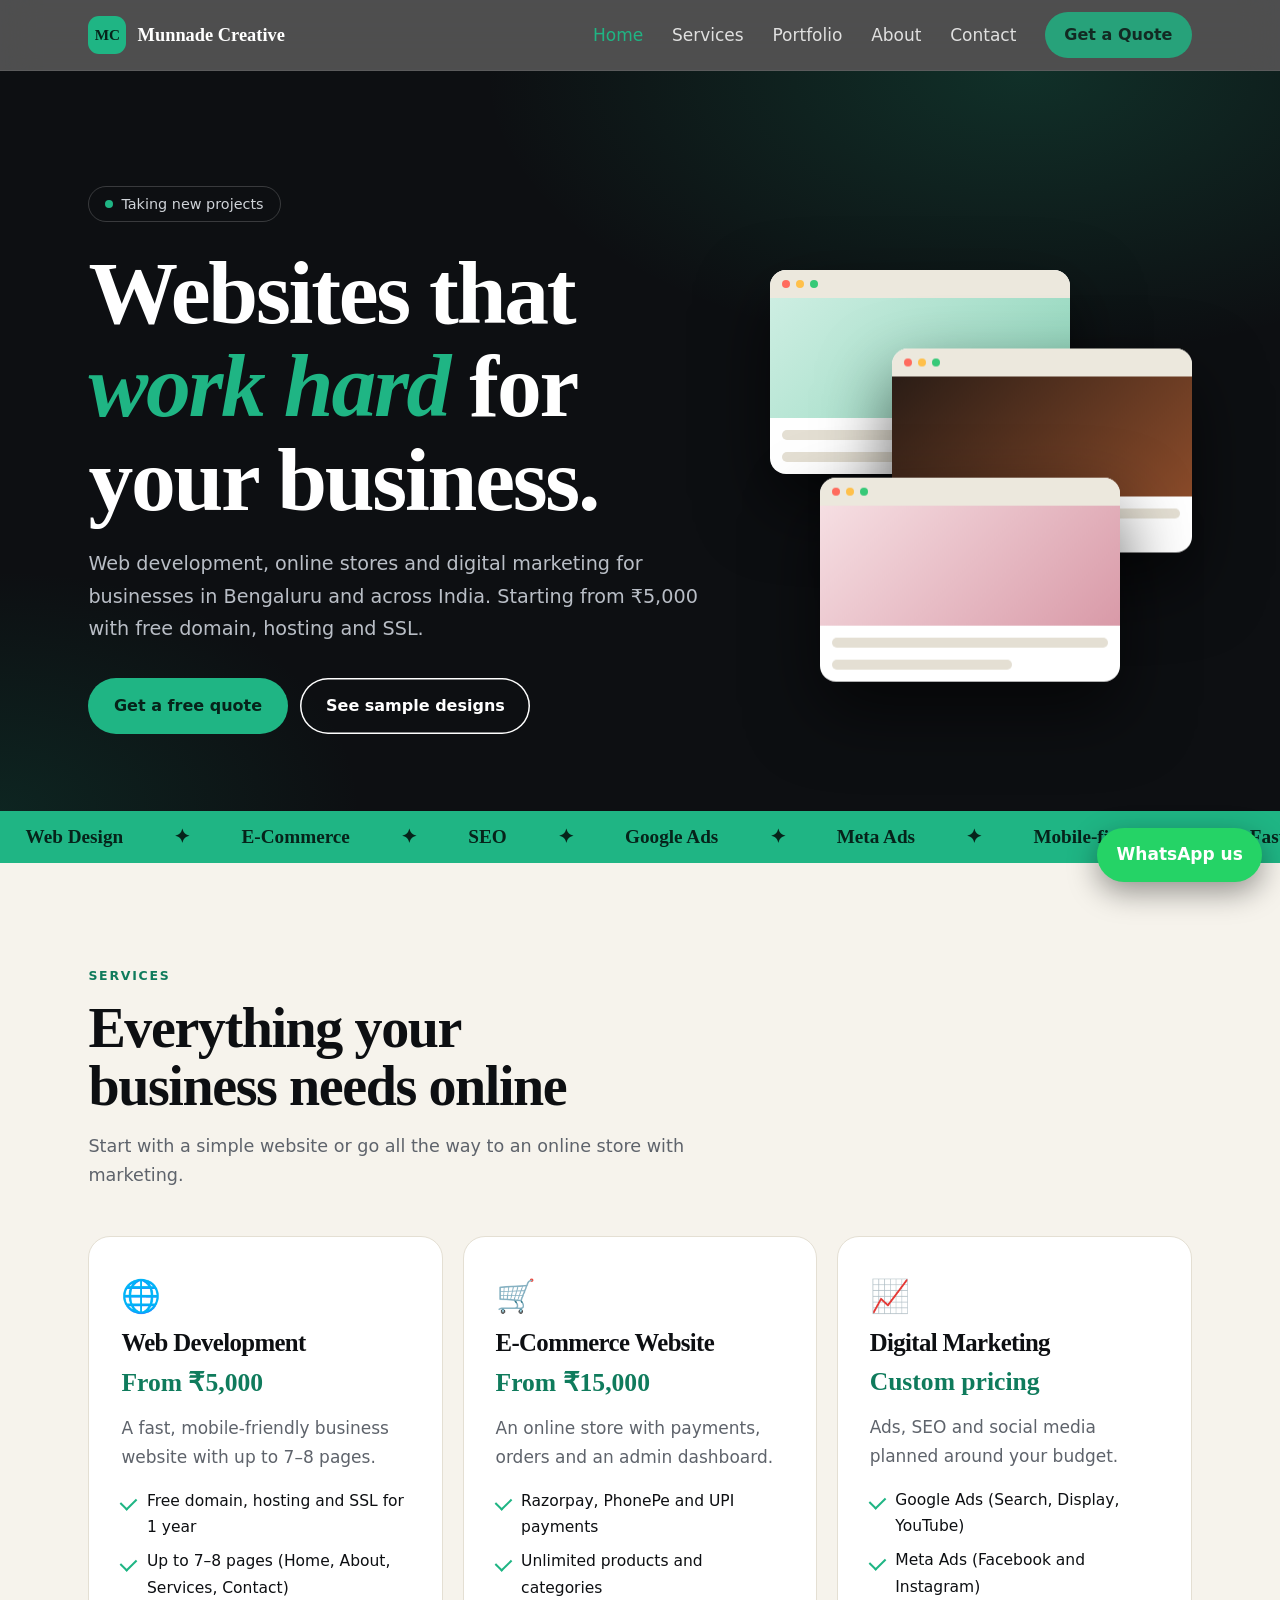
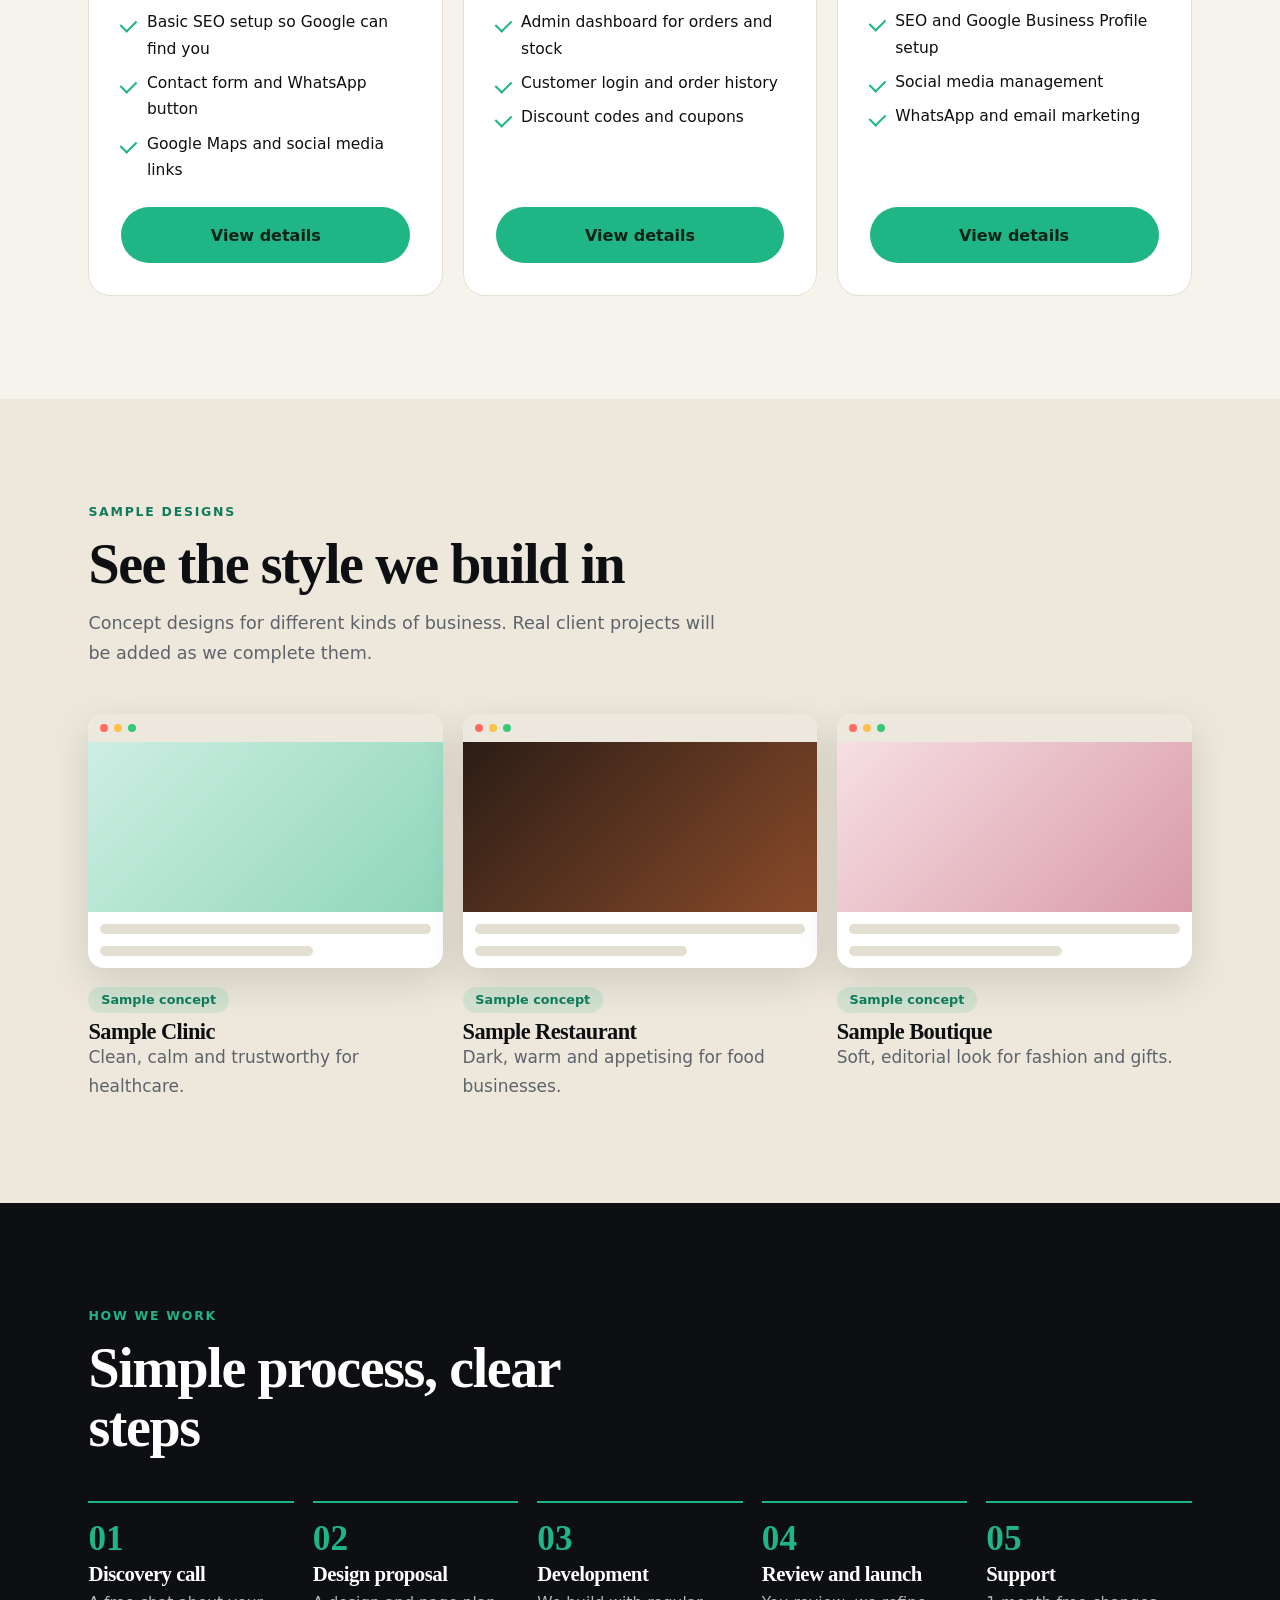
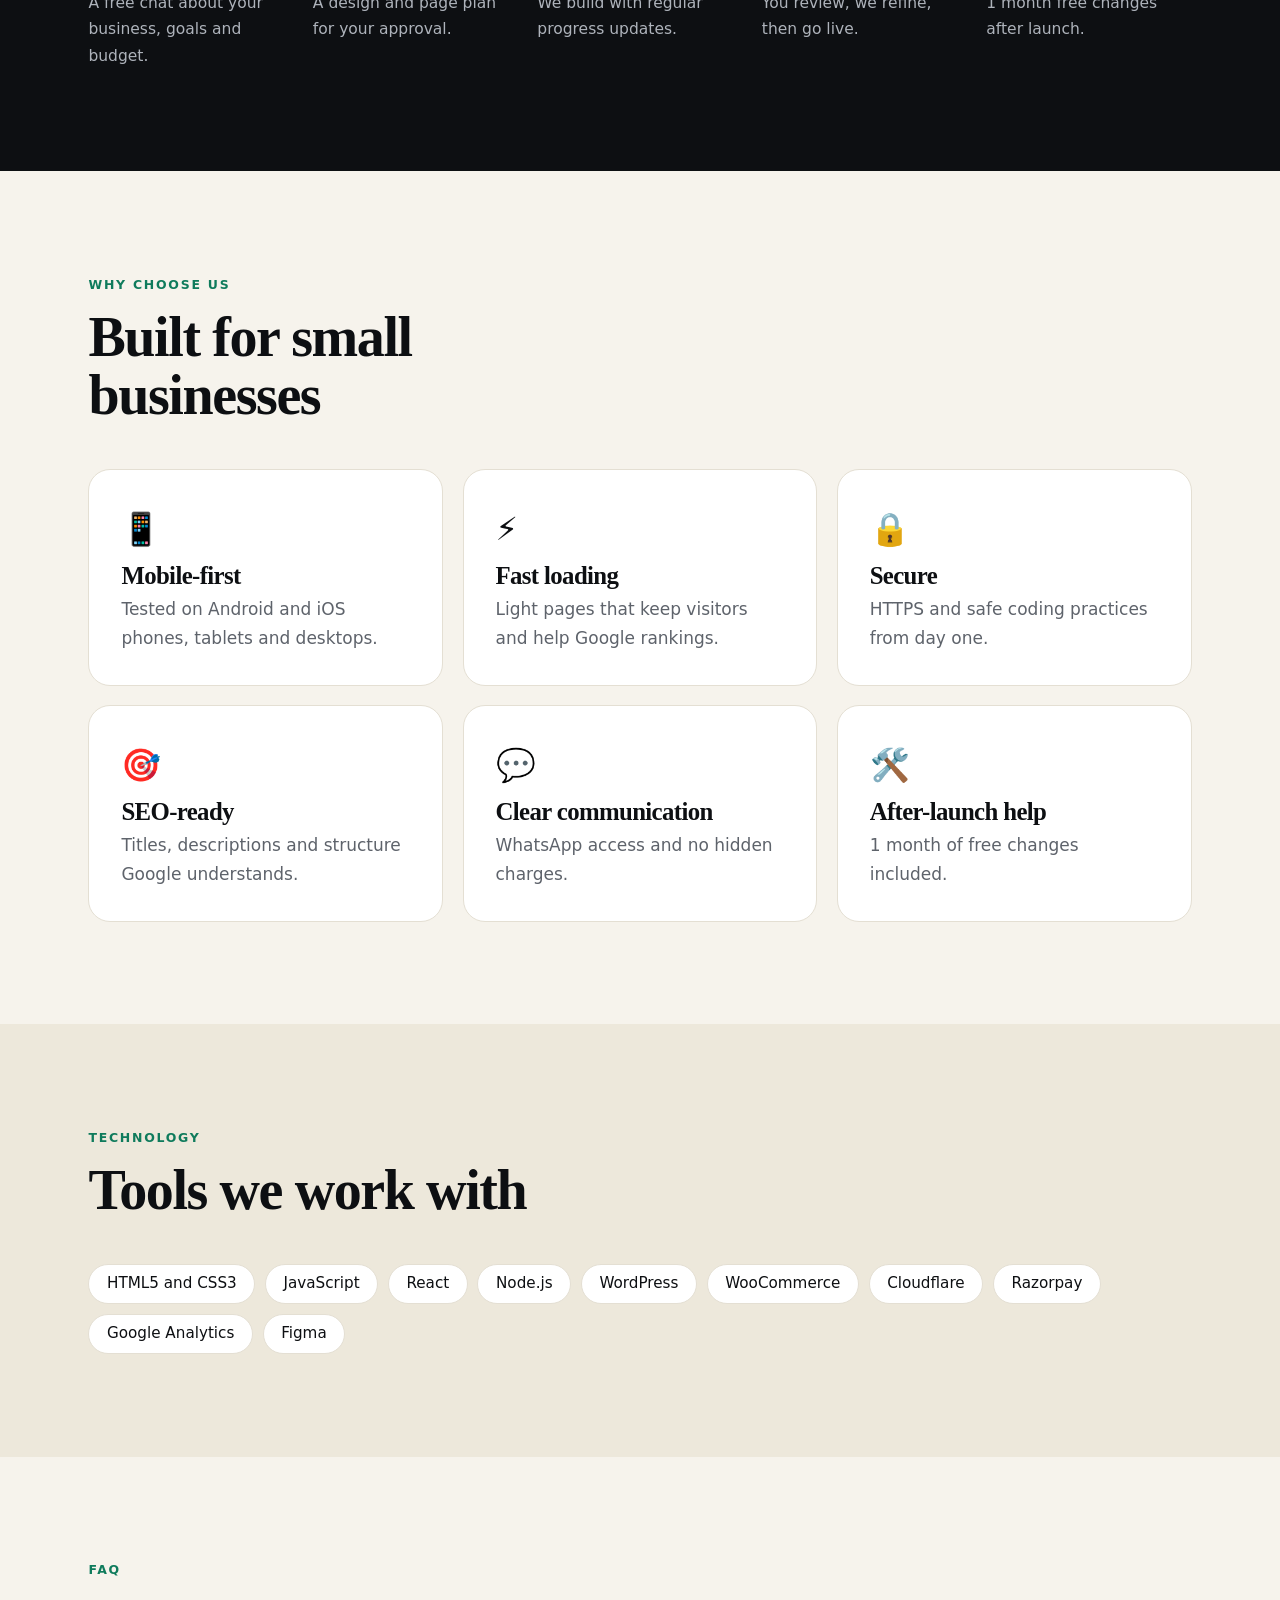
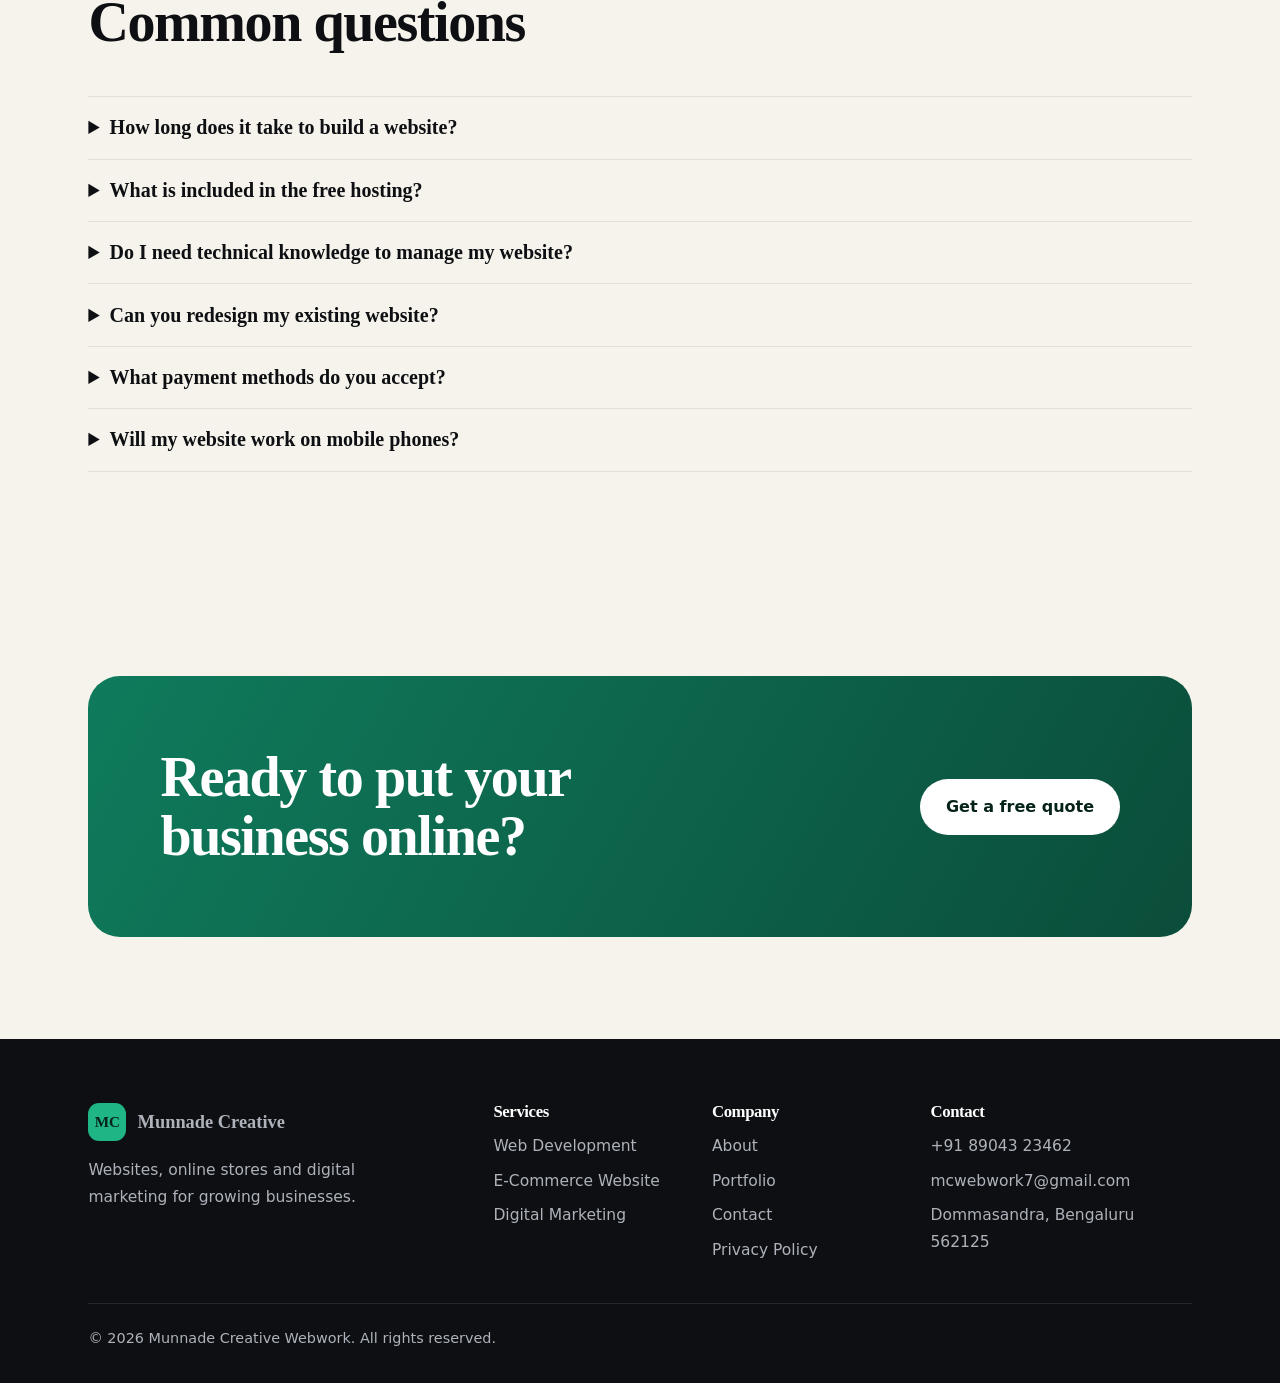
<file: index.html>
<!DOCTYPE html><html lang="en-IN"><head><meta charset="utf-8"><meta name="viewport" content="width=device-width,initial-scale=1">
<title>Web Design & Marketing in Bengaluru | Munnade Creative Webwork</title><meta name="description" content="Websites from ₹5,000 with free domain, hosting and SSL. E-commerce and digital marketing in Dommasandra, Bengaluru."><meta name="keywords" content="web design Bengaluru, website developer Dommasandra, affordable website design, ecommerce website India, digital marketing Bengaluru, SEO services Bengaluru, Munnade Creative Webwork"><meta name="robots" content="index,follow,max-image-preview:large"><meta name="theme-color" content="#0D0F12">
<meta http-equiv="Content-Security-Policy" content="default-src 'self'; script-src 'self'; style-src 'self' https://fonts.googleapis.com; font-src https://fonts.gstatic.com; img-src 'self' data:; connect-src 'self' https://formspree.io; form-action 'self' https://formspree.io; base-uri 'self'; object-src 'none'"><meta name="referrer" content="strict-origin-when-cross-origin">
<link rel="canonical" href="https://arjunyoga2000-pixel.github.io/MCwebwork.github.io/index.html"><link rel="icon" href="assets/favicon.svg" type="image/svg+xml">
<meta property="og:type" content="website"><meta property="og:site_name" content="Munnade Creative Webwork"><meta property="og:title" content="Web Design & Marketing in Bengaluru | Munnade Creative Webwork"><meta property="og:description" content="Websites from ₹5,000 with free domain, hosting and SSL. E-commerce and digital marketing in Dommasandra, Bengaluru."><meta property="og:url" content="https://arjunyoga2000-pixel.github.io/MCwebwork.github.io/index.html"><meta property="og:locale" content="en_IN"><meta name="twitter:card" content="summary">
<meta name="geo.region" content="IN-KA"><meta name="geo.placename" content="Bengaluru">
<link rel="preconnect" href="https://fonts.googleapis.com"><link rel="preconnect" href="https://fonts.gstatic.com" crossorigin>
<link href="https://fonts.googleapis.com/css2?family=DM+Sans:wght@400;500;700&family=Fraunces:ital,opsz,wght@0,9..144,600;1,9..144,600&display=swap" rel="stylesheet">
<link rel="stylesheet" href="assets/style.css"><script type="application/ld+json">{"@context": "https://schema.org", "@type": "ProfessionalService", "name": "Munnade Creative Webwork", "url": "https://arjunyoga2000-pixel.github.io/MCwebwork.github.io/", "telephone": "+91 89043 23462", "email": "mcwebwork7@gmail.com", "description": "Web development, e-commerce websites and digital marketing in Bengaluru.", "address": {"@type": "PostalAddress", "streetAddress": "Dommasandra", "addressLocality": "Bengaluru", "addressRegion": "Karnataka", "postalCode": "562125", "addressCountry": "IN"}, "areaServed": ["Bengaluru", "Karnataka", "India"], "openingHours": ["Mo-Fr 09:00-19:00", "Sa 10:00-17:00"]}</script><script type="application/ld+json">{"@context": "https://schema.org", "@type": "FAQPage", "mainEntity": [{"@type": "Question", "name": "How long does it take to build a website?", "acceptedAnswer": {"@type": "Answer", "text": "A standard business website takes 7–14 working days and an e-commerce website 15–25 days. We share a clear timeline before we start."}}, {"@type": "Question", "name": "What is included in the free hosting?", "acceptedAnswer": {"@type": "Answer", "text": "The first year of domain registration, hosting and SSL certificate are included. After that, renewal typically costs ₹2,000–₹4,000 per year."}}, {"@type": "Question", "name": "Do I need technical knowledge to manage my website?", "acceptedAnswer": {"@type": "Answer", "text": "No. We show you how to update text, images and products, and you get 1 month of free support."}}, {"@type": "Question", "name": "Can you redesign my existing website?", "acceptedAnswer": {"@type": "Answer", "text": "Yes. We can modernise your current site and keep your domain and content."}}, {"@type": "Question", "name": "What payment methods do you accept?", "acceptedAnswer": {"@type": "Answer", "text": "UPI, bank transfer, Razorpay and cash, usually 50% advance and 50% on delivery."}}, {"@type": "Question", "name": "Will my website work on mobile phones?", "acceptedAnswer": {"@type": "Answer", "text": "Yes. Every site is mobile-first and tested on Android and iOS."}}]}</script></head><body><a class="skip" href="#main">Skip to content</a><header><div class="w"><nav aria-label="Main"><a class="logo" href="index.html"><span class="mc">MC</span>Munnade Creative</a><button class="menu" aria-expanded="false" aria-controls="nv">Menu</button><ul id="nv"><li><a href="index.html" aria-current=page>Home</a></li><li><a href="services.html">Services</a></li><li><a href="portfolio.html">Portfolio</a></li><li><a href="about.html">About</a></li><li><a href="contact.html">Contact</a></li><li><a class="btn" href="contact.html#quote">Get a Quote</a></li></ul></nav></div></header><main id="main"><div class="hero"><div class="w"><div class="hg"><div><span class="pill">Taking new projects</span><br><h1>Websites that <em>work hard</em> for your business.</h1><p class="lead">Web development, online stores and digital marketing for businesses in Bengaluru and across India. Starting from ₹5,000 with free domain, hosting and SSL.</p><div class="row"><a class="btn" href="contact.html#quote">Get a free quote</a><a class="btn o" href="portfolio.html">See sample designs</a></div></div><div class="fl" aria-hidden="true"><div class="bf a"><i></i><b></b><s></s><s></s></div><div class="bf b"><i></i><b></b><s></s><s></s></div><div class="bf c"><i></i><b></b><s></s><s></s></div></div></div></div></div><div class="mq" aria-hidden="true"><div><span>Web Design</span><span>✦</span><span>E-Commerce</span><span>✦</span><span>SEO</span><span>✦</span><span>Google Ads</span><span>✦</span><span>Meta Ads</span><span>✦</span><span>Mobile-first</span><span>✦</span><span>Fast loading</span><span>✦</span><span>WhatsApp integration</span><span>✦</span><span>Web Design</span><span>✦</span><span>E-Commerce</span><span>✦</span><span>SEO</span><span>✦</span><span>Google Ads</span><span>✦</span><span>Meta Ads</span><span>✦</span><span>Mobile-first</span><span>✦</span><span>Fast loading</span><span>✦</span><span>WhatsApp integration</span><span>✦</span></div></div><section class=""><div class="w"><span class="lab">Services</span><h2>Everything your business needs online</h2><p class="sub">Start with a simple website or go all the way to an online store with marketing.</p><div class="g3"><article class="card rv"><span class="ic">🌐</span><h3>Web Development</h3><div class="pr">From ₹5,000</div><p>A fast, mobile-friendly business website with up to 7–8 pages.</p><ul class="ft"><li>Free domain, hosting and SSL for 1 year</li><li>Up to 7–8 pages (Home, About, Services, Contact)</li><li>Basic SEO setup so Google can find you</li><li>Contact form and WhatsApp button</li><li>Google Maps and social media links</li></ul><a class="btn" href="web-development.html">View details</a></article><article class="card rv"><span class="ic">🛒</span><h3>E-Commerce Website</h3><div class="pr">From ₹15,000</div><p>An online store with payments, orders and an admin dashboard.</p><ul class="ft"><li>Razorpay, PhonePe and UPI payments</li><li>Unlimited products and categories</li><li>Admin dashboard for orders and stock</li><li>Customer login and order history</li><li>Discount codes and coupons</li></ul><a class="btn" href="ecommerce-website.html">View details</a></article><article class="card rv"><span class="ic">📈</span><h3>Digital Marketing</h3><div class="pr">Custom pricing</div><p>Ads, SEO and social media planned around your budget.</p><ul class="ft"><li>Google Ads (Search, Display, YouTube)</li><li>Meta Ads (Facebook and Instagram)</li><li>SEO and Google Business Profile setup</li><li>Social media management</li><li>WhatsApp and email marketing</li></ul><a class="btn" href="digital-marketing.html">View details</a></article></div></div></section><section class="alt"><div class="w"><span class="lab">Sample designs</span><h2>See the style we build in</h2><p class="sub">Concept designs for different kinds of business. Real client projects will be added as we complete them.</p><div class="g3"><a class="sm-card rv" href="samples/clinic.html"><div class="bf a"><i></i><b></b><s></s><s></s></div><span class="tag">Sample concept</span><h3>Sample Clinic</h3><p>Clean, calm and trustworthy for healthcare.</p></a><a class="sm-card rv" href="samples/restaurant.html"><div class="bf b"><i></i><b></b><s></s><s></s></div><span class="tag">Sample concept</span><h3>Sample Restaurant</h3><p>Dark, warm and appetising for food businesses.</p></a><a class="sm-card rv" href="samples/boutique.html"><div class="bf c"><i></i><b></b><s></s><s></s></div><span class="tag">Sample concept</span><h3>Sample Boutique</h3><p>Soft, editorial look for fashion and gifts.</p></a></div></div></section><section class="dk"><div class="w"><span class="lab">How we work</span><h2>Simple process, clear steps</h2><p class="sub"></p><ol class="steps"><li><h4>Discovery call</h4><p>A free chat about your business, goals and budget.</p></li><li><h4>Design proposal</h4><p>A design and page plan for your approval.</p></li><li><h4>Development</h4><p>We build with regular progress updates.</p></li><li><h4>Review and launch</h4><p>You review, we refine, then go live.</p></li><li><h4>Support</h4><p>1 month free changes after launch.</p></li></ol></div></section><section class=""><div class="w"><span class="lab">Why choose us</span><h2>Built for small businesses</h2><p class="sub"></p><div class="g3"><div class="card rv"><span class="ic">📱</span><h3>Mobile-first</h3><p>Tested on Android and iOS phones, tablets and desktops.</p></div><div class="card rv"><span class="ic">⚡</span><h3>Fast loading</h3><p>Light pages that keep visitors and help Google rankings.</p></div><div class="card rv"><span class="ic">🔒</span><h3>Secure</h3><p>HTTPS and safe coding practices from day one.</p></div><div class="card rv"><span class="ic">🎯</span><h3>SEO-ready</h3><p>Titles, descriptions and structure Google understands.</p></div><div class="card rv"><span class="ic">💬</span><h3>Clear communication</h3><p>WhatsApp access and no hidden charges.</p></div><div class="card rv"><span class="ic">🛠️</span><h3>After-launch help</h3><p>1 month of free changes included.</p></div></div></div></section><section class="alt"><div class="w"><span class="lab">Technology</span><h2>Tools we work with</h2><p class="sub"></p><div class="chips"><span>HTML5 and CSS3</span><span>JavaScript</span><span>React</span><span>Node.js</span><span>WordPress</span><span>WooCommerce</span><span>Cloudflare</span><span>Razorpay</span><span>Google Analytics</span><span>Figma</span></div></div></section><section class=""><div class="w"><span class="lab">FAQ</span><h2>Common questions</h2><p class="sub"></p><details><summary>How long does it take to build a website?</summary><p>A standard business website takes 7–14 working days and an e-commerce website 15–25 days. We share a clear timeline before we start.</p></details><details><summary>What is included in the free hosting?</summary><p>The first year of domain registration, hosting and SSL certificate are included. After that, renewal typically costs ₹2,000–₹4,000 per year.</p></details><details><summary>Do I need technical knowledge to manage my website?</summary><p>No. We show you how to update text, images and products, and you get 1 month of free support.</p></details><details><summary>Can you redesign my existing website?</summary><p>Yes. We can modernise your current site and keep your domain and content.</p></details><details><summary>What payment methods do you accept?</summary><p>UPI, bank transfer, Razorpay and cash, usually 50% advance and 50% on delivery.</p></details><details><summary>Will my website work on mobile phones?</summary><p>Yes. Every site is mobile-first and tested on Android and iOS.</p></details></div></section><section><div class="w"><div class="cta rv"><h2>Ready to put your business online?</h2><a class="btn" href="contact.html#quote">Get a free quote</a></div></div></section></main><a class="wa" href="https://wa.me/918904323462?text=Hi%20Munnade%20Creative%20Webwork%2C%20I%20need%20a%20website" target="_blank" rel="noopener noreferrer">WhatsApp us</a>
<footer><div class="w"><div class="fg"><div><a class="logo" href="index.html"><span class="mc">MC</span>Munnade Creative</a><p class="fm">Websites, online stores and digital marketing for growing businesses.</p></div>
<div><h4>Services</h4><ul><li><a href="web-development.html">Web Development</a></li><li><a href="ecommerce-website.html">E-Commerce Website</a></li><li><a href="digital-marketing.html">Digital Marketing</a></li></ul></div><div><h4>Company</h4><ul><li><a href="about.html">About</a></li><li><a href="portfolio.html">Portfolio</a></li><li><a href="contact.html">Contact</a></li><li><a href="privacy-policy.html">Privacy Policy</a></li></ul></div>
<div><h4>Contact</h4><ul><li><a href="tel:+918904323462">+91 89043 23462</a></li><li><a href="mailto:mcwebwork7@gmail.com">mcwebwork7@gmail.com</a></li><li>Dommasandra, Bengaluru 562125</li></ul></div></div>
<p class="copy">© <span id="y">2026</span> Munnade Creative Webwork. All rights reserved.</p></div></footer><script src="assets/app.js" defer></script></body></html>
</file>
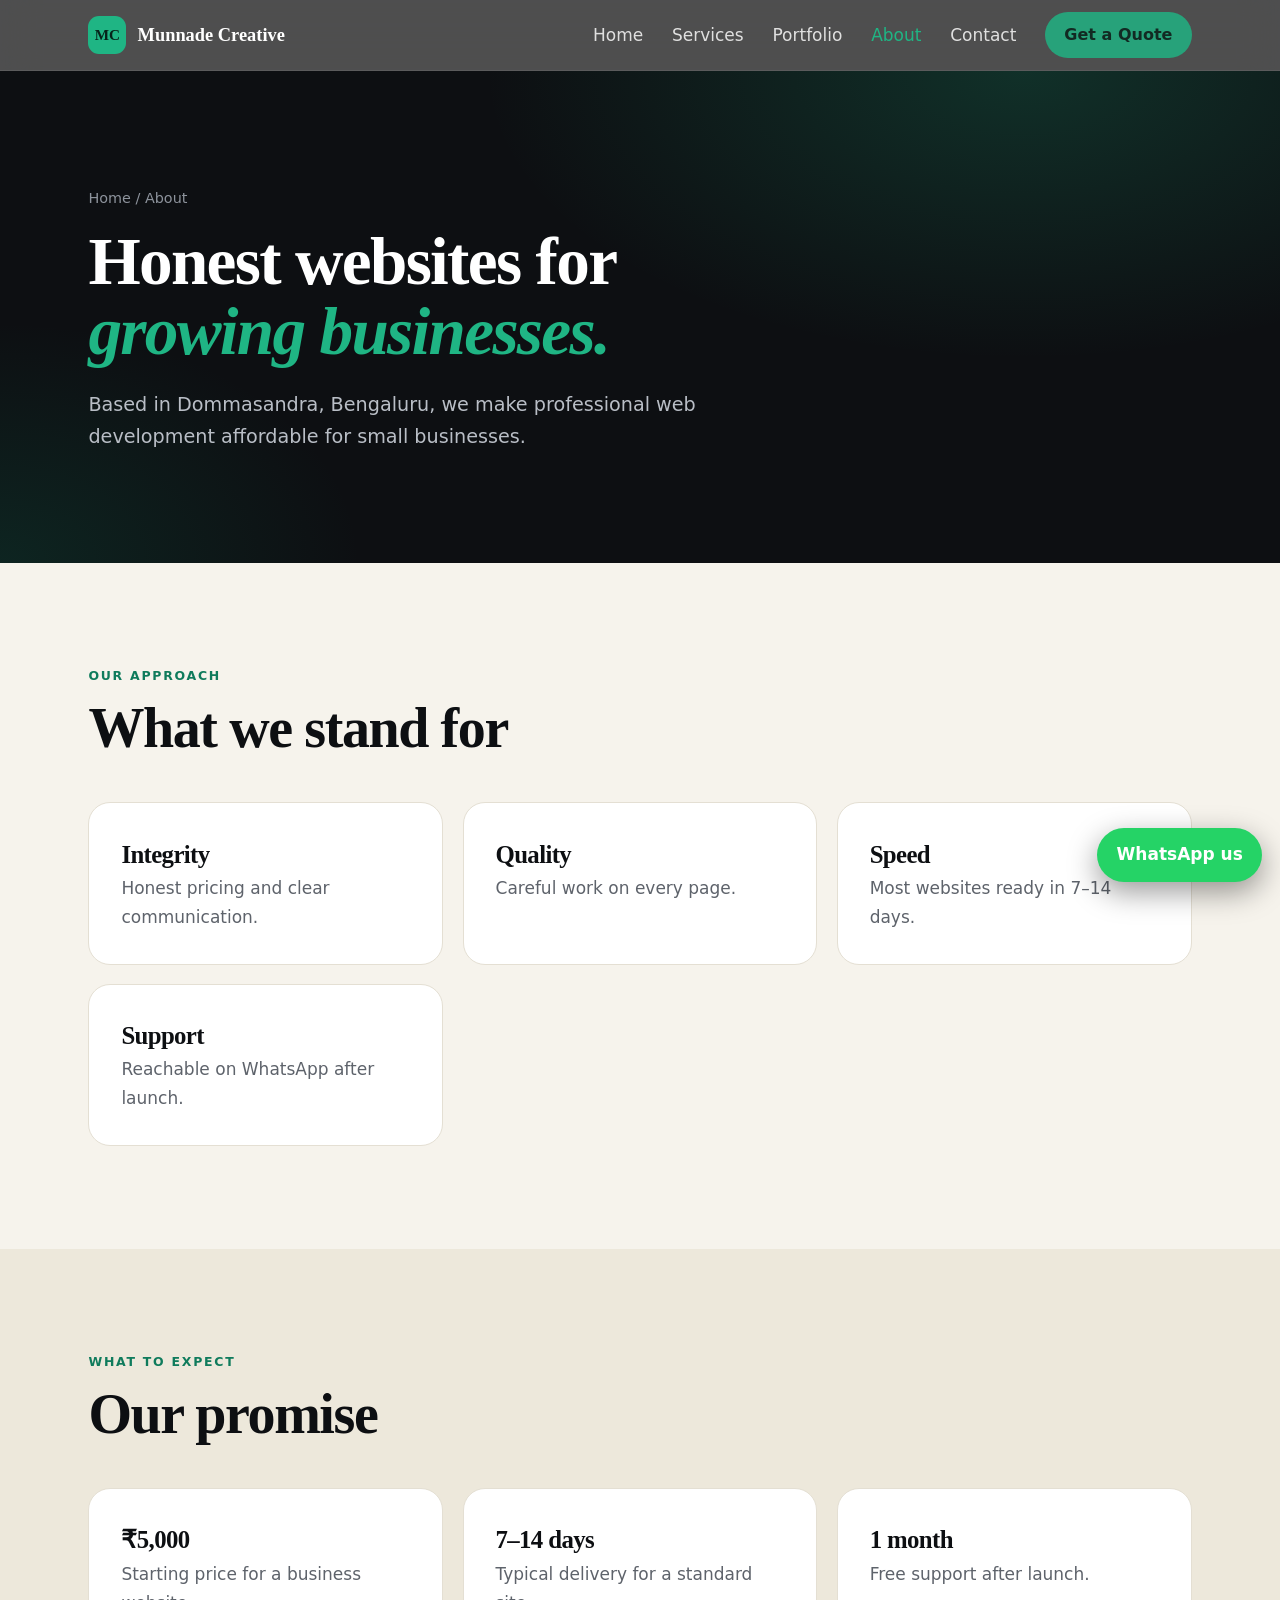
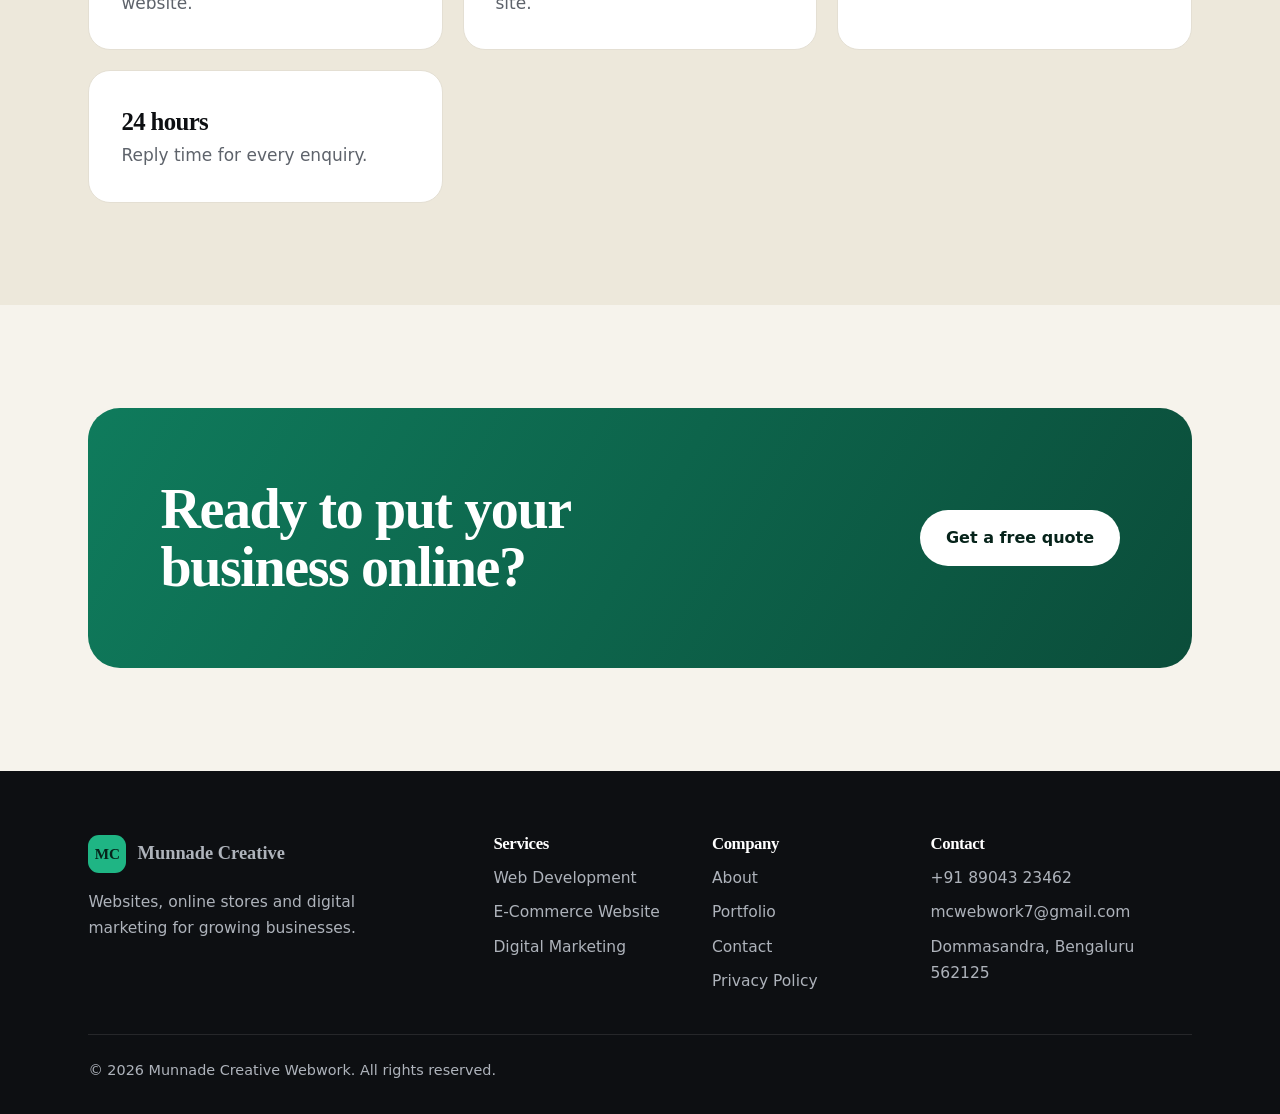
<file: about.html>
<!DOCTYPE html><html lang="en-IN"><head><meta charset="utf-8"><meta name="viewport" content="width=device-width,initial-scale=1">
<title>About Us | Munnade Creative Webwork, Bengaluru</title><meta name="description" content="A web design studio in Dommasandra, Bengaluru, helping small businesses get online affordably."><meta name="keywords" content="web design Bengaluru, website developer Dommasandra, affordable website design, ecommerce website India, digital marketing Bengaluru, SEO services Bengaluru, Munnade Creative Webwork"><meta name="robots" content="index,follow,max-image-preview:large"><meta name="theme-color" content="#0D0F12">
<meta http-equiv="Content-Security-Policy" content="default-src 'self'; script-src 'self'; style-src 'self' https://fonts.googleapis.com; font-src https://fonts.gstatic.com; img-src 'self' data:; connect-src 'self' https://formspree.io; form-action 'self' https://formspree.io; base-uri 'self'; object-src 'none'"><meta name="referrer" content="strict-origin-when-cross-origin">
<link rel="canonical" href="https://arjunyoga2000-pixel.github.io/MCwebwork.github.io/about.html"><link rel="icon" href="assets/favicon.svg" type="image/svg+xml">
<meta property="og:type" content="website"><meta property="og:site_name" content="Munnade Creative Webwork"><meta property="og:title" content="About Us | Munnade Creative Webwork, Bengaluru"><meta property="og:description" content="A web design studio in Dommasandra, Bengaluru, helping small businesses get online affordably."><meta property="og:url" content="https://arjunyoga2000-pixel.github.io/MCwebwork.github.io/about.html"><meta property="og:locale" content="en_IN"><meta name="twitter:card" content="summary">
<meta name="geo.region" content="IN-KA"><meta name="geo.placename" content="Bengaluru">
<link rel="preconnect" href="https://fonts.googleapis.com"><link rel="preconnect" href="https://fonts.gstatic.com" crossorigin>
<link href="https://fonts.googleapis.com/css2?family=DM+Sans:wght@400;500;700&family=Fraunces:ital,opsz,wght@0,9..144,600;1,9..144,600&display=swap" rel="stylesheet">
<link rel="stylesheet" href="assets/style.css"></head><body><a class="skip" href="#main">Skip to content</a><header><div class="w"><nav aria-label="Main"><a class="logo" href="index.html"><span class="mc">MC</span>Munnade Creative</a><button class="menu" aria-expanded="false" aria-controls="nv">Menu</button><ul id="nv"><li><a href="index.html">Home</a></li><li><a href="services.html">Services</a></li><li><a href="portfolio.html">Portfolio</a></li><li><a href="about.html" aria-current=page>About</a></li><li><a href="contact.html">Contact</a></li><li><a class="btn" href="contact.html#quote">Get a Quote</a></li></ul></nav></div></header><main id="main"><div class="hero sm"><div class="w"><div class="hg"><div><p class="crumb"><a href="index.html">Home</a> / About</p><h1>Honest websites for <em>growing businesses.</em></h1><p class="lead">Based in Dommasandra, Bengaluru, we make professional web development affordable for small businesses.</p></div></div></div></div><section class=""><div class="w"><span class="lab">Our approach</span><h2>What we stand for</h2><p class="sub"></p><div class="g3"><div class="card rv"><h3>Integrity</h3><p>Honest pricing and clear communication.</p></div><div class="card rv"><h3>Quality</h3><p>Careful work on every page.</p></div><div class="card rv"><h3>Speed</h3><p>Most websites ready in 7–14 days.</p></div><div class="card rv"><h3>Support</h3><p>Reachable on WhatsApp after launch.</p></div></div></div></section><section class="alt"><div class="w"><span class="lab">What to expect</span><h2>Our promise</h2><p class="sub"></p><div class="g3"><div class="card rv"><h3>₹5,000</h3><p>Starting price for a business website.</p></div><div class="card rv"><h3>7–14 days</h3><p>Typical delivery for a standard site.</p></div><div class="card rv"><h3>1 month</h3><p>Free support after launch.</p></div><div class="card rv"><h3>24 hours</h3><p>Reply time for every enquiry.</p></div></div></div></section><section><div class="w"><div class="cta rv"><h2>Ready to put your business online?</h2><a class="btn" href="contact.html#quote">Get a free quote</a></div></div></section></main><a class="wa" href="https://wa.me/918904323462?text=Hi%20Munnade%20Creative%20Webwork%2C%20I%20need%20a%20website" target="_blank" rel="noopener noreferrer">WhatsApp us</a>
<footer><div class="w"><div class="fg"><div><a class="logo" href="index.html"><span class="mc">MC</span>Munnade Creative</a><p class="fm">Websites, online stores and digital marketing for growing businesses.</p></div>
<div><h4>Services</h4><ul><li><a href="web-development.html">Web Development</a></li><li><a href="ecommerce-website.html">E-Commerce Website</a></li><li><a href="digital-marketing.html">Digital Marketing</a></li></ul></div><div><h4>Company</h4><ul><li><a href="about.html">About</a></li><li><a href="portfolio.html">Portfolio</a></li><li><a href="contact.html">Contact</a></li><li><a href="privacy-policy.html">Privacy Policy</a></li></ul></div>
<div><h4>Contact</h4><ul><li><a href="tel:+918904323462">+91 89043 23462</a></li><li><a href="mailto:mcwebwork7@gmail.com">mcwebwork7@gmail.com</a></li><li>Dommasandra, Bengaluru 562125</li></ul></div></div>
<p class="copy">© <span id="y">2026</span> Munnade Creative Webwork. All rights reserved.</p></div></footer><script src="assets/app.js" defer></script></body></html>
</file>
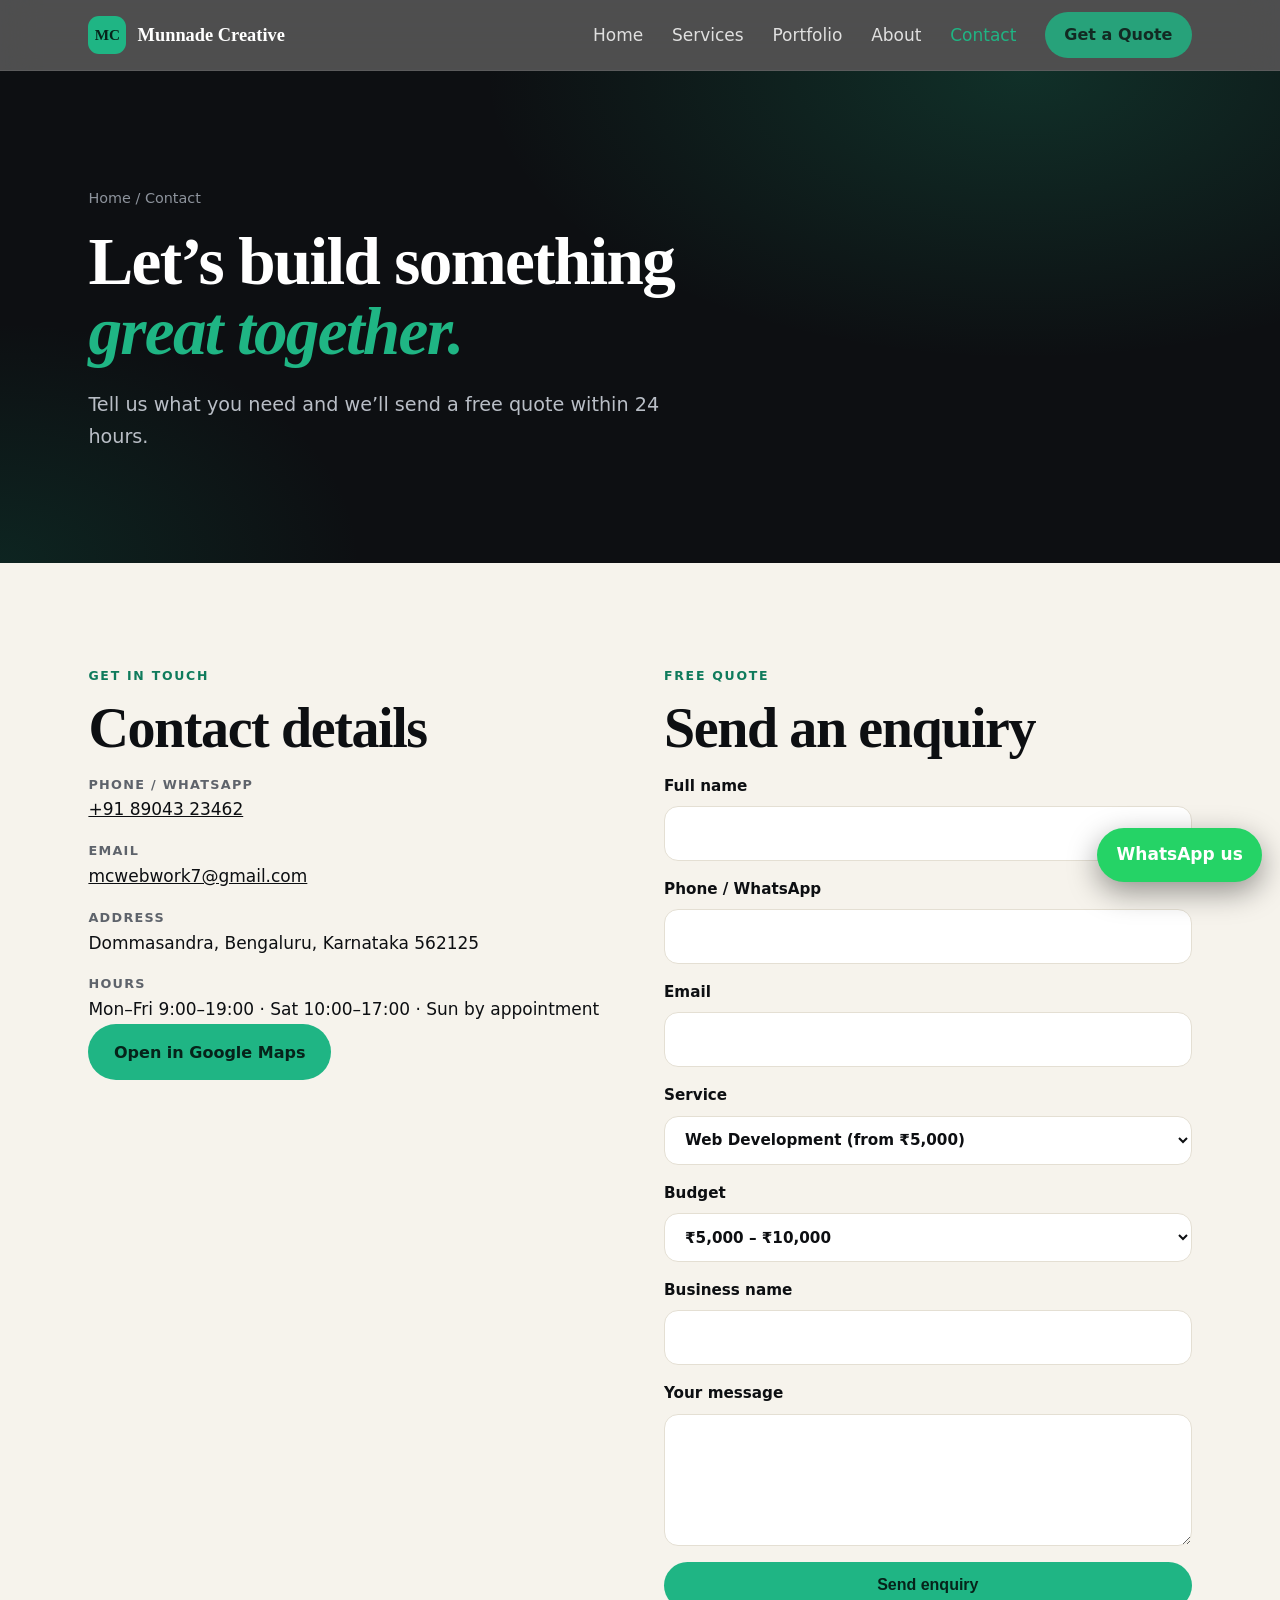
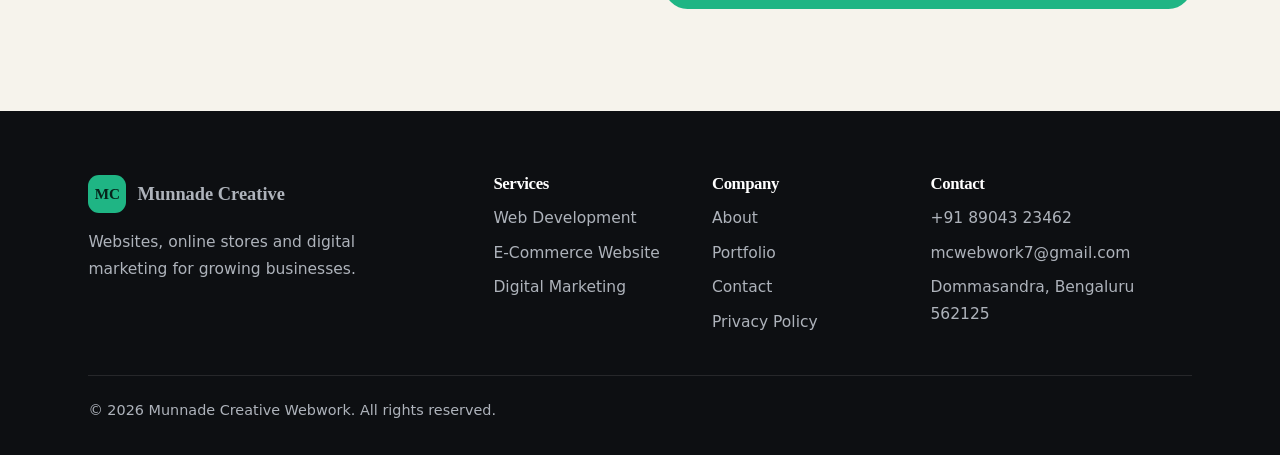
<file: contact.html>
<!DOCTYPE html><html lang="en-IN"><head><meta charset="utf-8"><meta name="viewport" content="width=device-width,initial-scale=1">
<title>Contact & Free Quote | Munnade Creative Webwork, Bengaluru</title><meta name="description" content="Get a free quote for your website. Call, WhatsApp or email Munnade Creative Webwork in Dommasandra, Bengaluru."><meta name="keywords" content="web design Bengaluru, website developer Dommasandra, affordable website design, ecommerce website India, digital marketing Bengaluru, SEO services Bengaluru, Munnade Creative Webwork"><meta name="robots" content="index,follow,max-image-preview:large"><meta name="theme-color" content="#0D0F12">
<meta http-equiv="Content-Security-Policy" content="default-src 'self'; script-src 'self'; style-src 'self' https://fonts.googleapis.com; font-src https://fonts.gstatic.com; img-src 'self' data:; connect-src 'self' https://formspree.io; form-action 'self' https://formspree.io; base-uri 'self'; object-src 'none'"><meta name="referrer" content="strict-origin-when-cross-origin">
<link rel="canonical" href="https://arjunyoga2000-pixel.github.io/MCwebwork.github.io/contact.html"><link rel="icon" href="assets/favicon.svg" type="image/svg+xml">
<meta property="og:type" content="website"><meta property="og:site_name" content="Munnade Creative Webwork"><meta property="og:title" content="Contact & Free Quote | Munnade Creative Webwork, Bengaluru"><meta property="og:description" content="Get a free quote for your website. Call, WhatsApp or email Munnade Creative Webwork in Dommasandra, Bengaluru."><meta property="og:url" content="https://arjunyoga2000-pixel.github.io/MCwebwork.github.io/contact.html"><meta property="og:locale" content="en_IN"><meta name="twitter:card" content="summary">
<meta name="geo.region" content="IN-KA"><meta name="geo.placename" content="Bengaluru">
<link rel="preconnect" href="https://fonts.googleapis.com"><link rel="preconnect" href="https://fonts.gstatic.com" crossorigin>
<link href="https://fonts.googleapis.com/css2?family=DM+Sans:wght@400;500;700&family=Fraunces:ital,opsz,wght@0,9..144,600;1,9..144,600&display=swap" rel="stylesheet">
<link rel="stylesheet" href="assets/style.css"></head><body><a class="skip" href="#main">Skip to content</a><header><div class="w"><nav aria-label="Main"><a class="logo" href="index.html"><span class="mc">MC</span>Munnade Creative</a><button class="menu" aria-expanded="false" aria-controls="nv">Menu</button><ul id="nv"><li><a href="index.html">Home</a></li><li><a href="services.html">Services</a></li><li><a href="portfolio.html">Portfolio</a></li><li><a href="about.html">About</a></li><li><a href="contact.html" aria-current=page>Contact</a></li><li><a class="btn" href="contact.html#quote">Get a Quote</a></li></ul></nav></div></header><main id="main"><div class="hero sm"><div class="w"><div class="hg"><div><p class="crumb"><a href="index.html">Home</a> / Contact</p><h1>Let’s build something <em>great together.</em></h1><p class="lead">Tell us what you need and we’ll send a free quote within 24 hours.</p></div></div></div></div><section><div class="w two"><div><span class="lab">Get in touch</span><h2>Contact details</h2><ul class="info"><li><b>Phone / WhatsApp</b><a href="tel:+918904323462">+91 89043 23462</a></li><li><b>Email</b><a href="mailto:mcwebwork7@gmail.com">mcwebwork7@gmail.com</a></li><li><b>Address</b>Dommasandra, Bengaluru, Karnataka 562125</li><li><b>Hours</b>Mon–Fri 9:00–19:00 · Sat 10:00–17:00 · Sun by appointment</li></ul><p><a class="btn" href="https://maps.app.goo.gl/kQMLpAcQdqgUJ6SeA" target="_blank" rel="noopener noreferrer">Open in Google Maps</a></p></div><div><span class="lab">Free quote</span><h2>Send an enquiry</h2><form data-lead id="quote"><input class="hp" type="text" name="website" tabindex="-1" autocomplete="off" aria-hidden="true"><label>Full name<input name="Name" required autocomplete="name" maxlength="80"></label><label>Phone / WhatsApp<input name="Phone" type="tel" required autocomplete="tel" maxlength="20"></label><label>Email<input name="Email" type="email" required autocomplete="email" maxlength="120"></label><label>Service<select name="Service"><option>Web Development (from ₹5,000)</option><option>E-Commerce (from ₹15,000)</option><option>Digital Marketing</option><option>Redesign</option><option>Not sure</option></select></label><label>Budget<select name="Budget"><option>₹5,000 – ₹10,000</option><option>₹10,000 – ₹20,000</option><option>₹20,000 – ₹50,000</option><option>₹50,000+</option></select></label><label>Business name<input name="Business" maxlength="100"></label><label>Your message<textarea name="Message" rows="4" required maxlength="1000"></textarea></label><button class="btn" type="submit">Send enquiry</button></form><p class="ok">Almost done! If WhatsApp opened, please press Send to complete your enquiry. We reply within 24 hours.</p></div></div></section></main><a class="wa" href="https://wa.me/918904323462?text=Hi%20Munnade%20Creative%20Webwork%2C%20I%20need%20a%20website" target="_blank" rel="noopener noreferrer">WhatsApp us</a>
<footer><div class="w"><div class="fg"><div><a class="logo" href="index.html"><span class="mc">MC</span>Munnade Creative</a><p class="fm">Websites, online stores and digital marketing for growing businesses.</p></div>
<div><h4>Services</h4><ul><li><a href="web-development.html">Web Development</a></li><li><a href="ecommerce-website.html">E-Commerce Website</a></li><li><a href="digital-marketing.html">Digital Marketing</a></li></ul></div><div><h4>Company</h4><ul><li><a href="about.html">About</a></li><li><a href="portfolio.html">Portfolio</a></li><li><a href="contact.html">Contact</a></li><li><a href="privacy-policy.html">Privacy Policy</a></li></ul></div>
<div><h4>Contact</h4><ul><li><a href="tel:+918904323462">+91 89043 23462</a></li><li><a href="mailto:mcwebwork7@gmail.com">mcwebwork7@gmail.com</a></li><li>Dommasandra, Bengaluru 562125</li></ul></div></div>
<p class="copy">© <span id="y">2026</span> Munnade Creative Webwork. All rights reserved.</p></div></footer><script src="assets/app.js" defer></script></body></html>
</file>
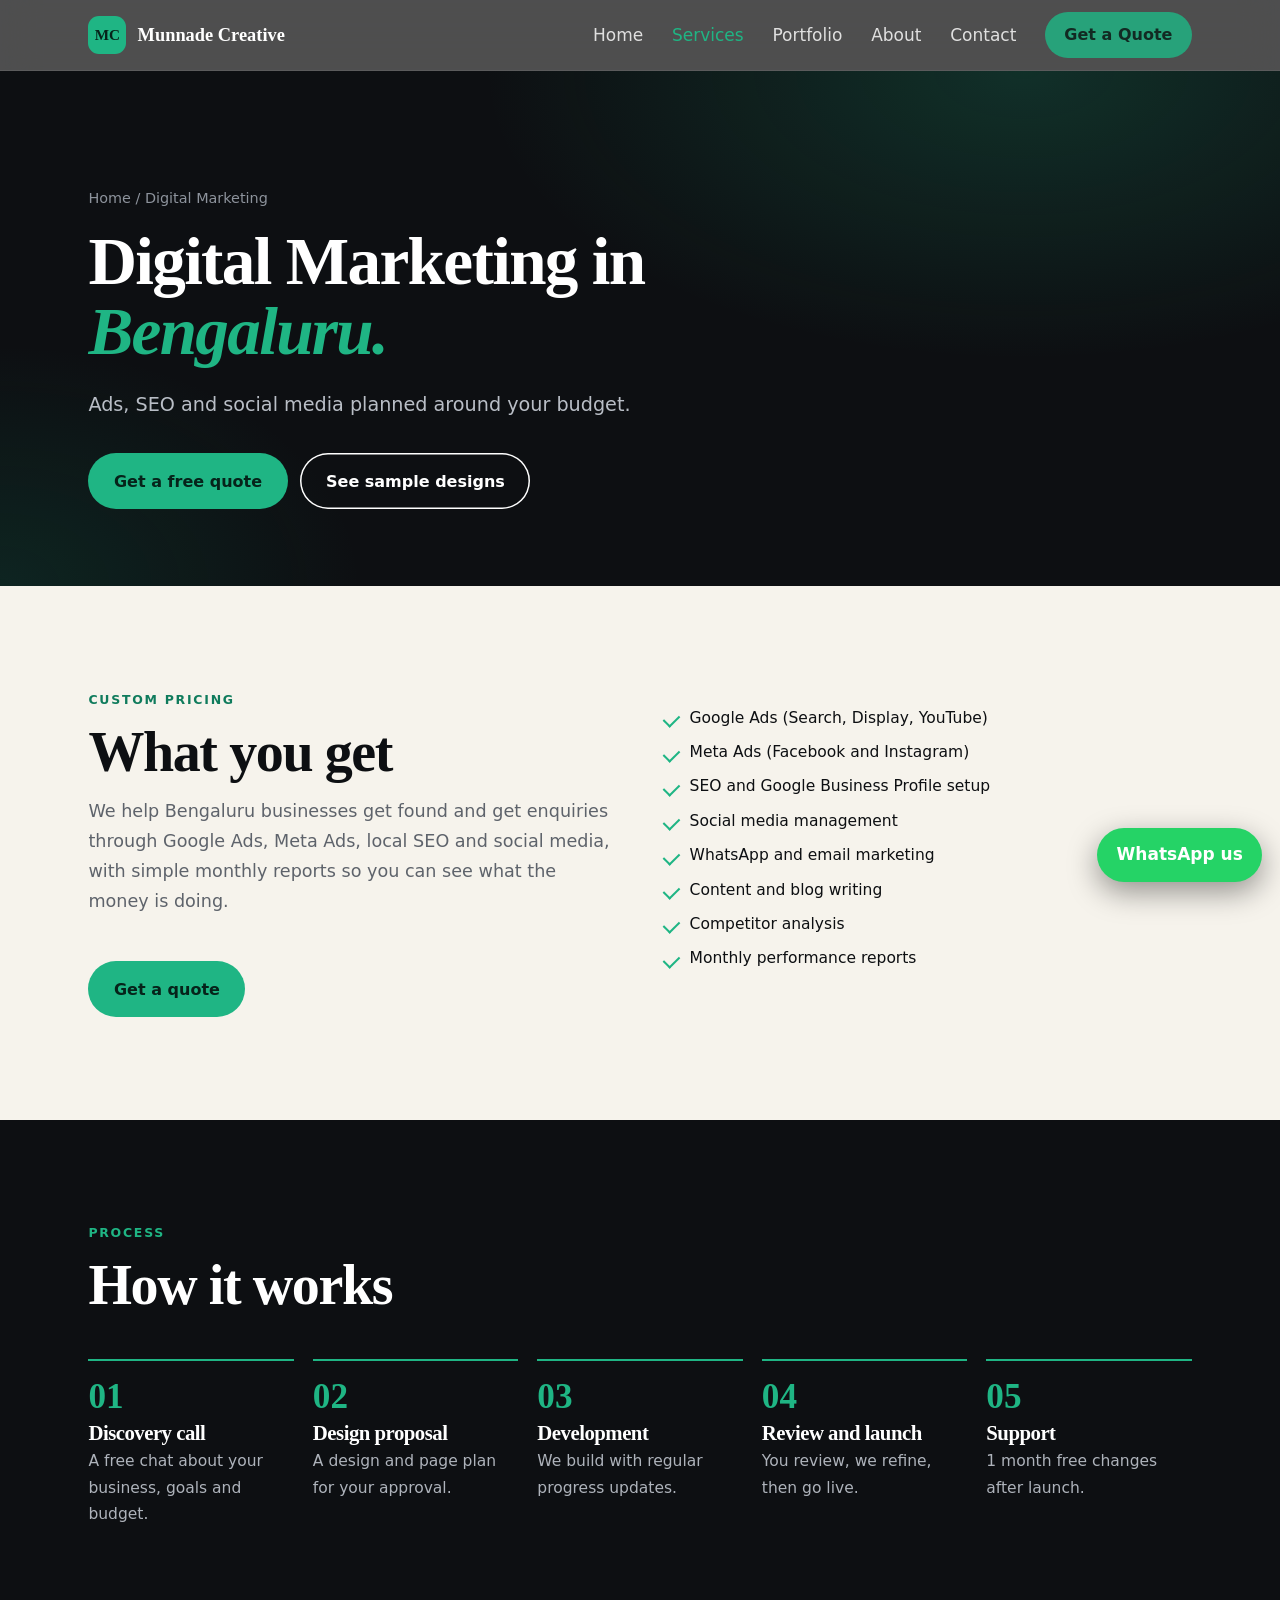
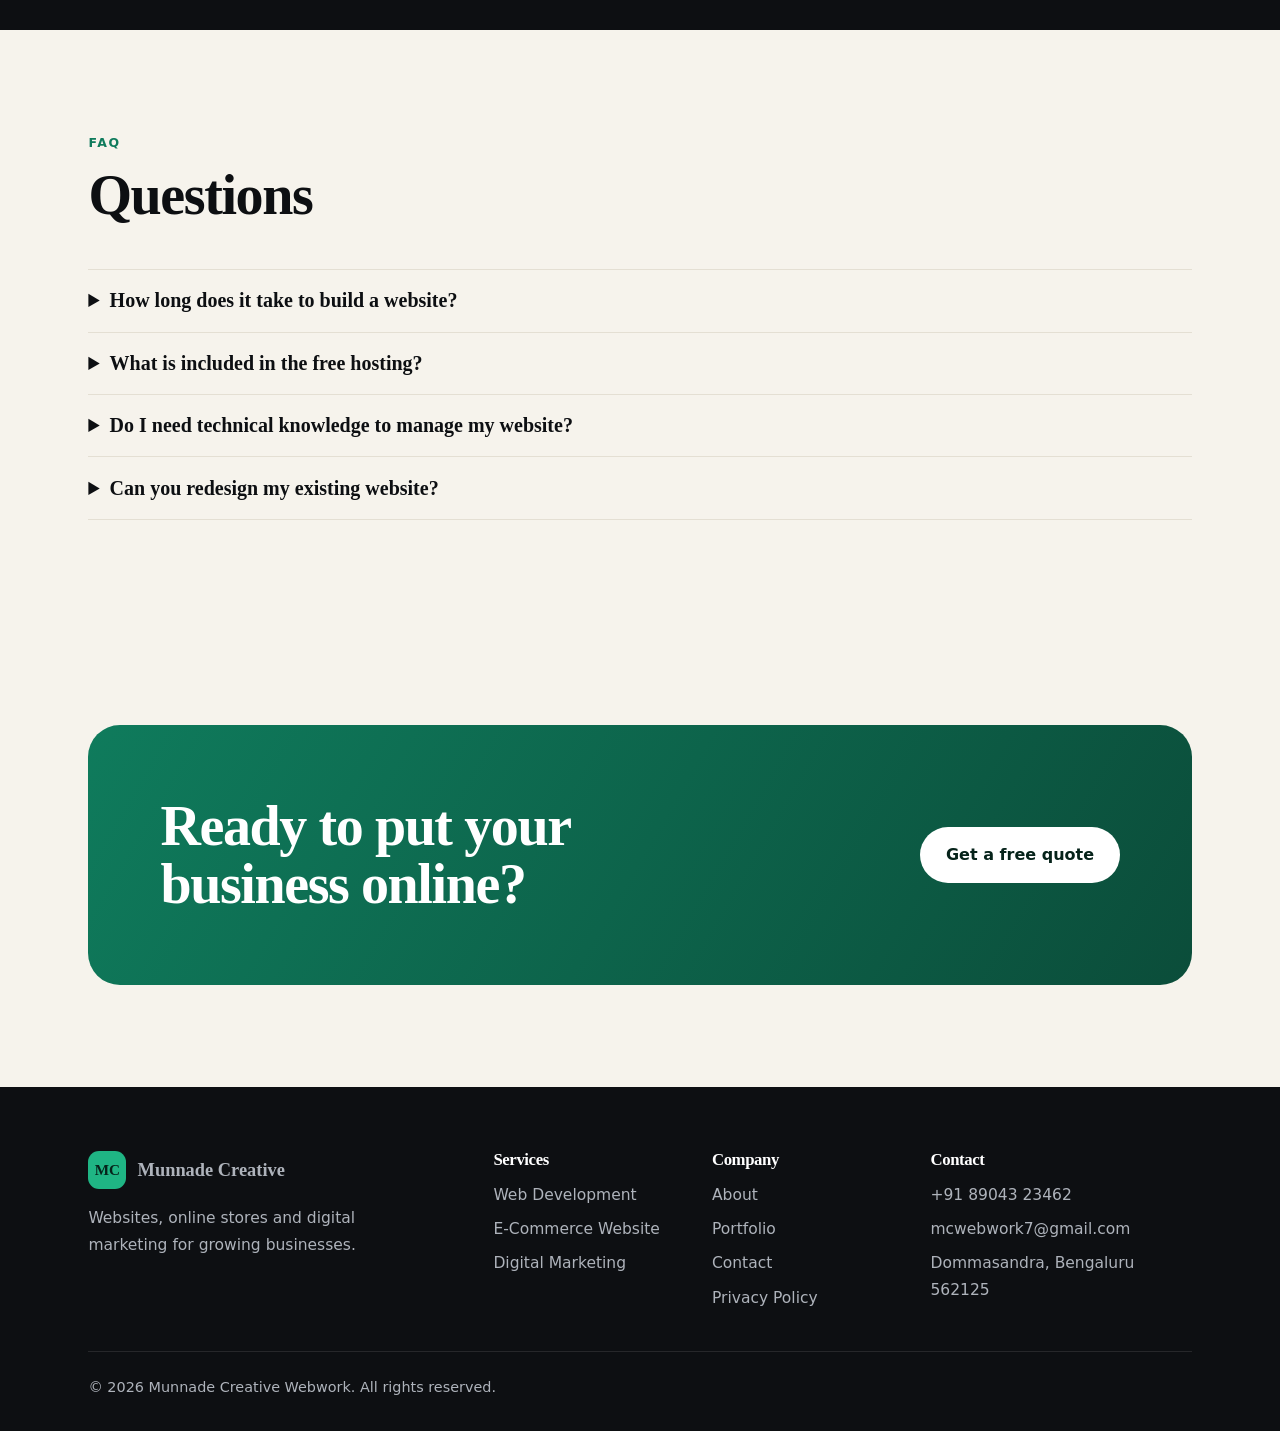
<file: digital-marketing.html>
<!DOCTYPE html><html lang="en-IN"><head><meta charset="utf-8"><meta name="viewport" content="width=device-width,initial-scale=1">
<title>Digital Marketing in Bengaluru | Munnade Creative Webwork</title><meta name="description" content="Ads, SEO and social media planned around your budget. Custom pricing. Based in Dommasandra, Bengaluru."><meta name="keywords" content="digital marketing Bengaluru, digital marketing Dommasandra, web design Bengaluru, website developer Dommasandra, affordable website design, ecommerce website India, digital marketing Bengaluru, SEO services Bengaluru, Munnade Creative Webwork"><meta name="robots" content="index,follow,max-image-preview:large"><meta name="theme-color" content="#0D0F12">
<meta http-equiv="Content-Security-Policy" content="default-src 'self'; script-src 'self'; style-src 'self' https://fonts.googleapis.com; font-src https://fonts.gstatic.com; img-src 'self' data:; connect-src 'self' https://formspree.io; form-action 'self' https://formspree.io; base-uri 'self'; object-src 'none'"><meta name="referrer" content="strict-origin-when-cross-origin">
<link rel="canonical" href="https://arjunyoga2000-pixel.github.io/MCwebwork.github.io/digital-marketing.html"><link rel="icon" href="assets/favicon.svg" type="image/svg+xml">
<meta property="og:type" content="website"><meta property="og:site_name" content="Munnade Creative Webwork"><meta property="og:title" content="Digital Marketing in Bengaluru | Munnade Creative Webwork"><meta property="og:description" content="Ads, SEO and social media planned around your budget. Custom pricing. Based in Dommasandra, Bengaluru."><meta property="og:url" content="https://arjunyoga2000-pixel.github.io/MCwebwork.github.io/digital-marketing.html"><meta property="og:locale" content="en_IN"><meta name="twitter:card" content="summary">
<meta name="geo.region" content="IN-KA"><meta name="geo.placename" content="Bengaluru">
<link rel="preconnect" href="https://fonts.googleapis.com"><link rel="preconnect" href="https://fonts.gstatic.com" crossorigin>
<link href="https://fonts.googleapis.com/css2?family=DM+Sans:wght@400;500;700&family=Fraunces:ital,opsz,wght@0,9..144,600;1,9..144,600&display=swap" rel="stylesheet">
<link rel="stylesheet" href="assets/style.css"><script type="application/ld+json">{"@context": "https://schema.org", "@type": "Service", "name": "Digital Marketing", "provider": {"@type": "ProfessionalService", "name": "Munnade Creative Webwork"}, "areaServed": "Bengaluru", "description": "Ads, SEO and social media planned around your budget."}</script></head><body><a class="skip" href="#main">Skip to content</a><header><div class="w"><nav aria-label="Main"><a class="logo" href="index.html"><span class="mc">MC</span>Munnade Creative</a><button class="menu" aria-expanded="false" aria-controls="nv">Menu</button><ul id="nv"><li><a href="index.html">Home</a></li><li><a href="services.html" aria-current=page>Services</a></li><li><a href="portfolio.html">Portfolio</a></li><li><a href="about.html">About</a></li><li><a href="contact.html">Contact</a></li><li><a class="btn" href="contact.html#quote">Get a Quote</a></li></ul></nav></div></header><main id="main"><div class="hero sm"><div class="w"><div class="hg"><div><p class="crumb"><a href="index.html">Home</a> / Digital Marketing</p><h1>Digital Marketing in <em>Bengaluru.</em></h1><p class="lead">Ads, SEO and social media planned around your budget.</p><div class="row"><a class="btn" href="contact.html#quote">Get a free quote</a><a class="btn o" href="portfolio.html">See sample designs</a></div></div></div></div></div><section><div class="w two"><div><span class="lab">Custom pricing</span><h2>What you get</h2><p class="sub">We help Bengaluru businesses get found and get enquiries through Google Ads, Meta Ads, local SEO and social media, with simple monthly reports so you can see what the money is doing.</p><a class="btn" href="contact.html#quote">Get a quote</a></div><ul class="ft"><li>Google Ads (Search, Display, YouTube)</li><li>Meta Ads (Facebook and Instagram)</li><li>SEO and Google Business Profile setup</li><li>Social media management</li><li>WhatsApp and email marketing</li><li>Content and blog writing</li><li>Competitor analysis</li><li>Monthly performance reports</li></ul></div></section><section class="dk"><div class="w"><span class="lab">Process</span><h2>How it works</h2><p class="sub"></p><ol class="steps"><li><h4>Discovery call</h4><p>A free chat about your business, goals and budget.</p></li><li><h4>Design proposal</h4><p>A design and page plan for your approval.</p></li><li><h4>Development</h4><p>We build with regular progress updates.</p></li><li><h4>Review and launch</h4><p>You review, we refine, then go live.</p></li><li><h4>Support</h4><p>1 month free changes after launch.</p></li></ol></div></section><section class=""><div class="w"><span class="lab">FAQ</span><h2>Questions</h2><p class="sub"></p><details><summary>How long does it take to build a website?</summary><p>A standard business website takes 7–14 working days and an e-commerce website 15–25 days. We share a clear timeline before we start.</p></details><details><summary>What is included in the free hosting?</summary><p>The first year of domain registration, hosting and SSL certificate are included. After that, renewal typically costs ₹2,000–₹4,000 per year.</p></details><details><summary>Do I need technical knowledge to manage my website?</summary><p>No. We show you how to update text, images and products, and you get 1 month of free support.</p></details><details><summary>Can you redesign my existing website?</summary><p>Yes. We can modernise your current site and keep your domain and content.</p></details></div></section><section><div class="w"><div class="cta rv"><h2>Ready to put your business online?</h2><a class="btn" href="contact.html#quote">Get a free quote</a></div></div></section></main><a class="wa" href="https://wa.me/918904323462?text=Hi%20Munnade%20Creative%20Webwork%2C%20I%20need%20a%20website" target="_blank" rel="noopener noreferrer">WhatsApp us</a>
<footer><div class="w"><div class="fg"><div><a class="logo" href="index.html"><span class="mc">MC</span>Munnade Creative</a><p class="fm">Websites, online stores and digital marketing for growing businesses.</p></div>
<div><h4>Services</h4><ul><li><a href="web-development.html">Web Development</a></li><li><a href="ecommerce-website.html">E-Commerce Website</a></li><li><a href="digital-marketing.html">Digital Marketing</a></li></ul></div><div><h4>Company</h4><ul><li><a href="about.html">About</a></li><li><a href="portfolio.html">Portfolio</a></li><li><a href="contact.html">Contact</a></li><li><a href="privacy-policy.html">Privacy Policy</a></li></ul></div>
<div><h4>Contact</h4><ul><li><a href="tel:+918904323462">+91 89043 23462</a></li><li><a href="mailto:mcwebwork7@gmail.com">mcwebwork7@gmail.com</a></li><li>Dommasandra, Bengaluru 562125</li></ul></div></div>
<p class="copy">© <span id="y">2026</span> Munnade Creative Webwork. All rights reserved.</p></div></footer><script src="assets/app.js" defer></script></body></html>
</file>
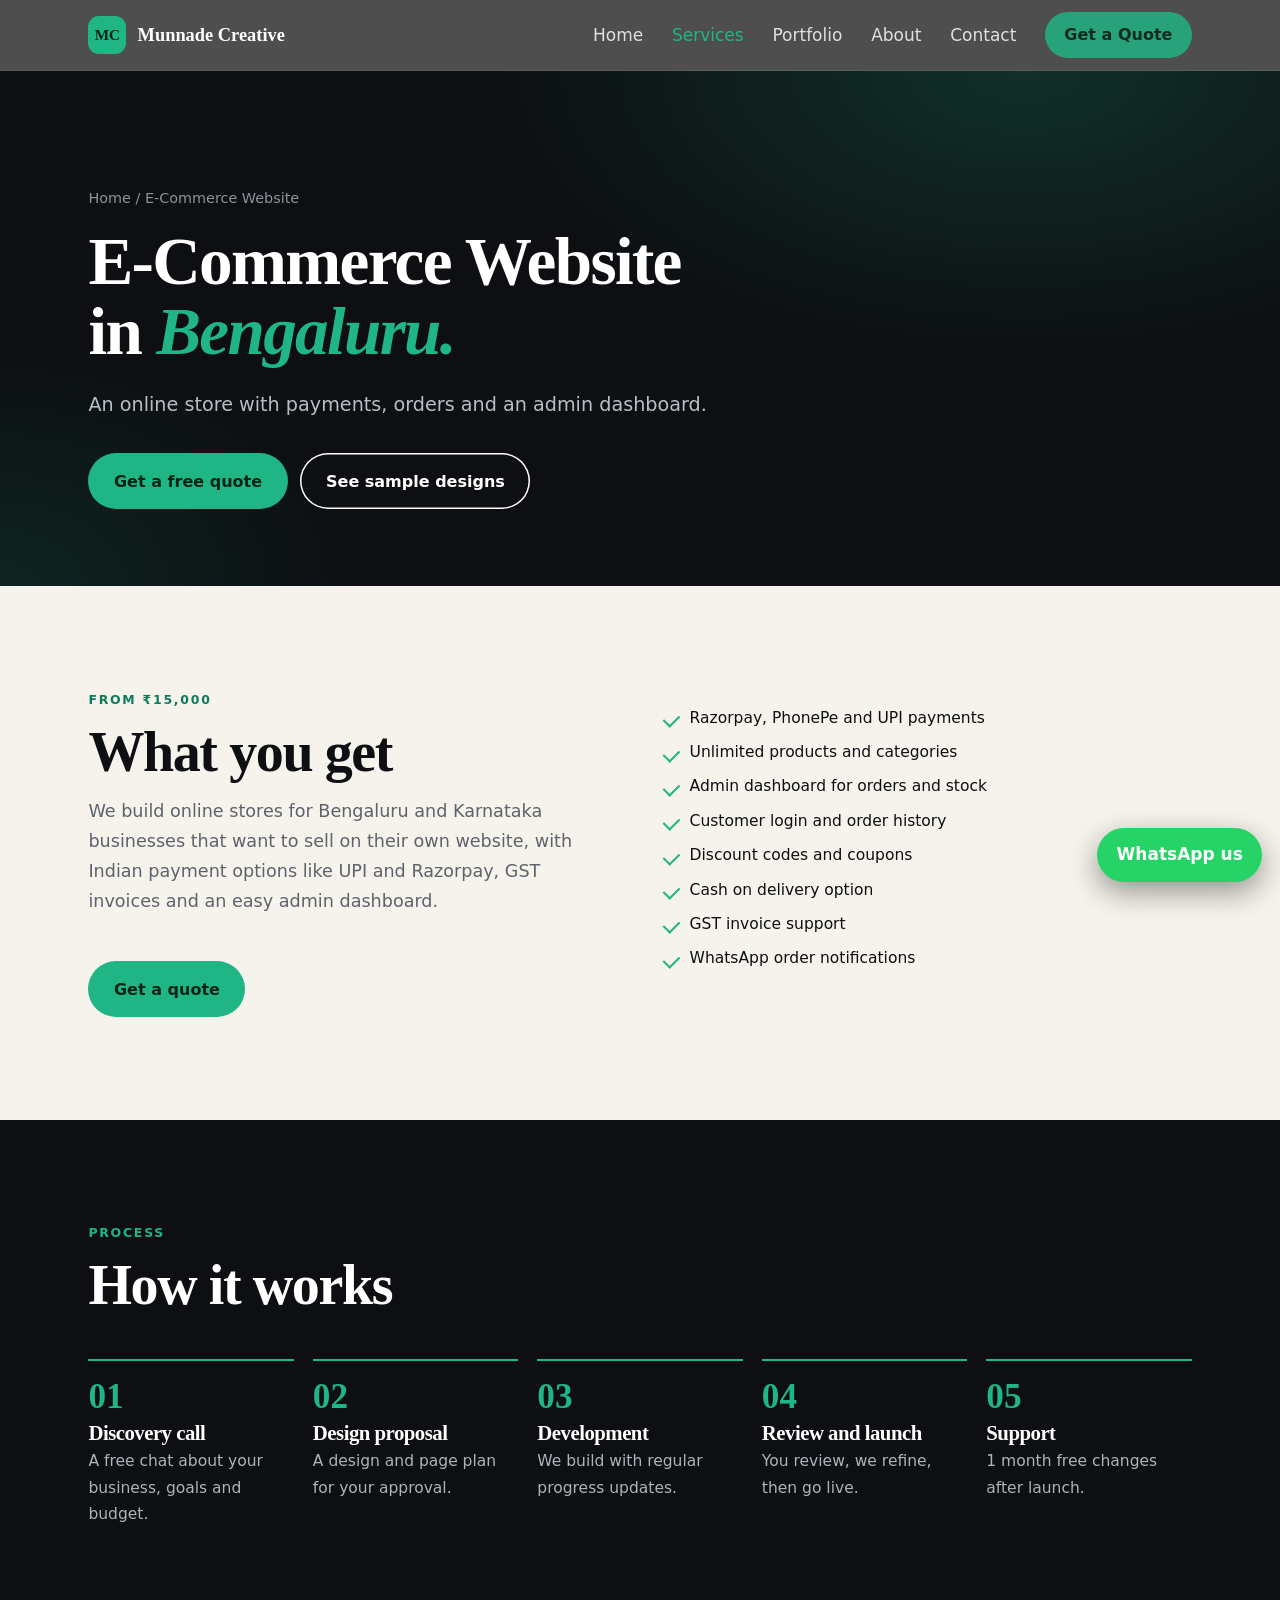
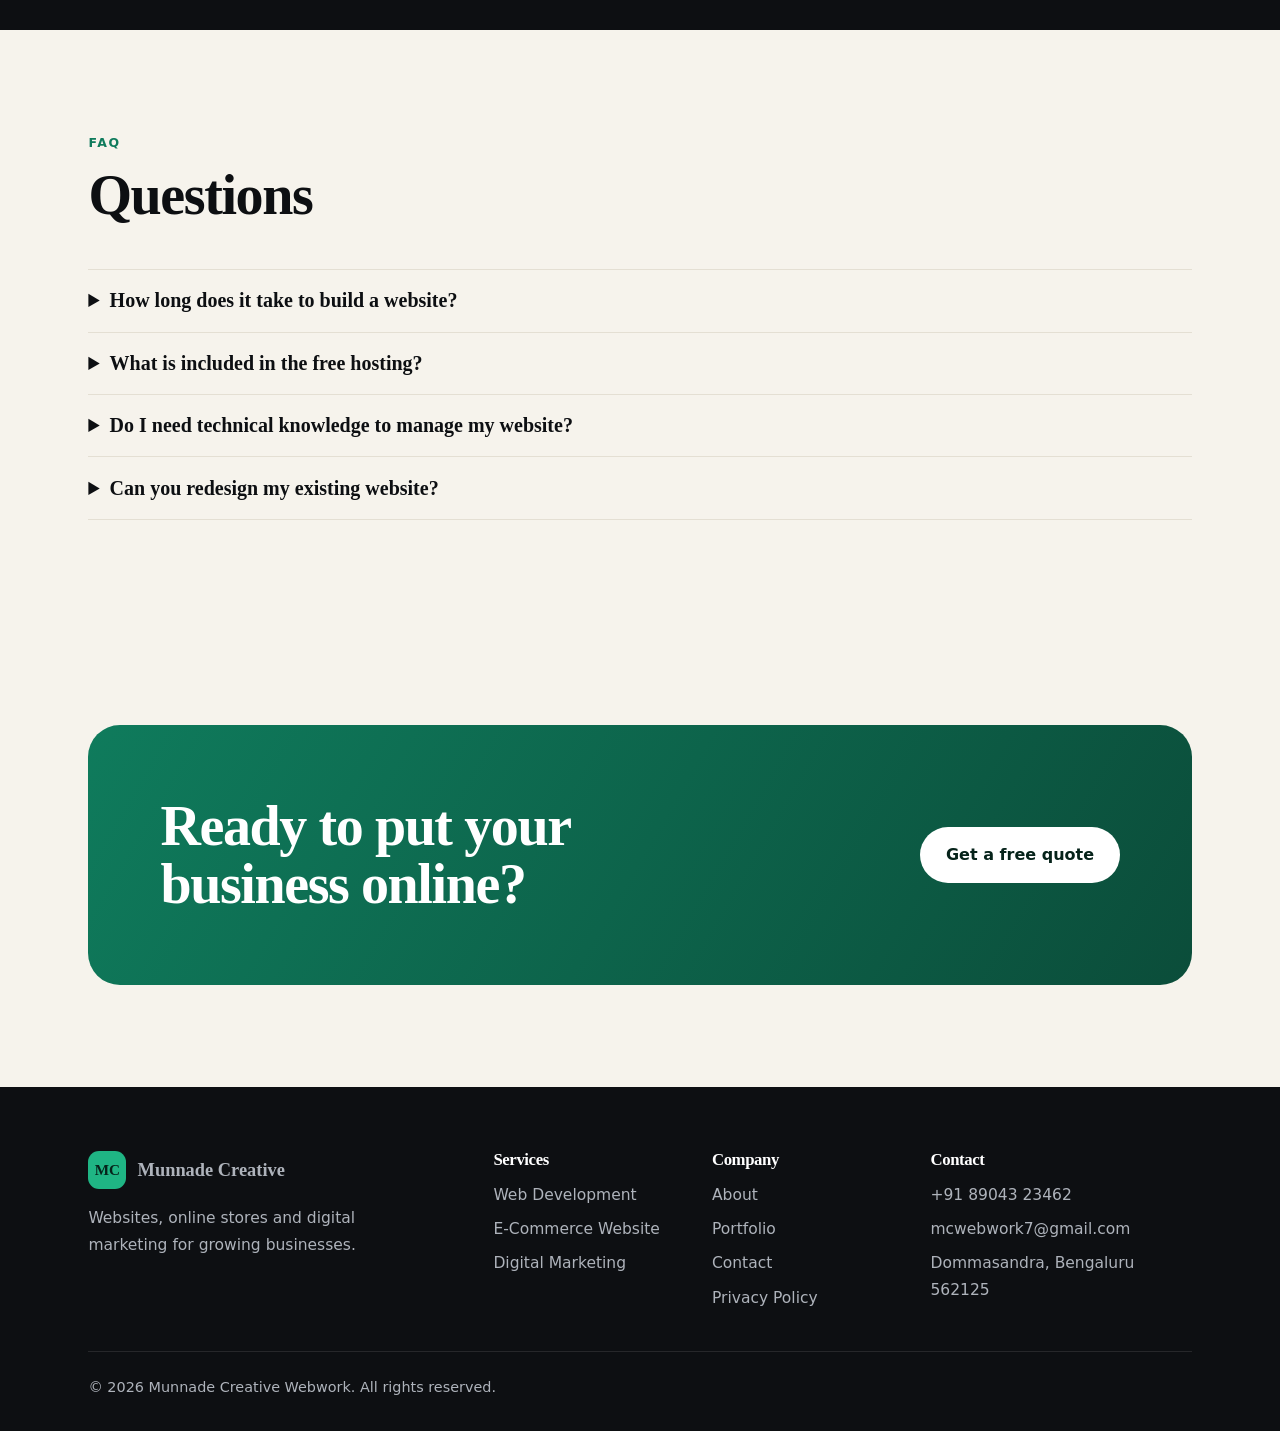
<file: ecommerce-website.html>
<!DOCTYPE html><html lang="en-IN"><head><meta charset="utf-8"><meta name="viewport" content="width=device-width,initial-scale=1">
<title>E-Commerce Website in Bengaluru | Munnade Creative Webwork</title><meta name="description" content="An online store with payments, orders and an admin dashboard. From ₹15,000. Based in Dommasandra, Bengaluru."><meta name="keywords" content="e-commerce website Bengaluru, e-commerce website Dommasandra, web design Bengaluru, website developer Dommasandra, affordable website design, ecommerce website India, digital marketing Bengaluru, SEO services Bengaluru, Munnade Creative Webwork"><meta name="robots" content="index,follow,max-image-preview:large"><meta name="theme-color" content="#0D0F12">
<meta http-equiv="Content-Security-Policy" content="default-src 'self'; script-src 'self'; style-src 'self' https://fonts.googleapis.com; font-src https://fonts.gstatic.com; img-src 'self' data:; connect-src 'self' https://formspree.io; form-action 'self' https://formspree.io; base-uri 'self'; object-src 'none'"><meta name="referrer" content="strict-origin-when-cross-origin">
<link rel="canonical" href="https://arjunyoga2000-pixel.github.io/MCwebwork.github.io/ecommerce-website.html"><link rel="icon" href="assets/favicon.svg" type="image/svg+xml">
<meta property="og:type" content="website"><meta property="og:site_name" content="Munnade Creative Webwork"><meta property="og:title" content="E-Commerce Website in Bengaluru | Munnade Creative Webwork"><meta property="og:description" content="An online store with payments, orders and an admin dashboard. From ₹15,000. Based in Dommasandra, Bengaluru."><meta property="og:url" content="https://arjunyoga2000-pixel.github.io/MCwebwork.github.io/ecommerce-website.html"><meta property="og:locale" content="en_IN"><meta name="twitter:card" content="summary">
<meta name="geo.region" content="IN-KA"><meta name="geo.placename" content="Bengaluru">
<link rel="preconnect" href="https://fonts.googleapis.com"><link rel="preconnect" href="https://fonts.gstatic.com" crossorigin>
<link href="https://fonts.googleapis.com/css2?family=DM+Sans:wght@400;500;700&family=Fraunces:ital,opsz,wght@0,9..144,600;1,9..144,600&display=swap" rel="stylesheet">
<link rel="stylesheet" href="assets/style.css"><script type="application/ld+json">{"@context": "https://schema.org", "@type": "Service", "name": "E-Commerce Website", "provider": {"@type": "ProfessionalService", "name": "Munnade Creative Webwork"}, "areaServed": "Bengaluru", "description": "An online store with payments, orders and an admin dashboard."}</script></head><body><a class="skip" href="#main">Skip to content</a><header><div class="w"><nav aria-label="Main"><a class="logo" href="index.html"><span class="mc">MC</span>Munnade Creative</a><button class="menu" aria-expanded="false" aria-controls="nv">Menu</button><ul id="nv"><li><a href="index.html">Home</a></li><li><a href="services.html" aria-current=page>Services</a></li><li><a href="portfolio.html">Portfolio</a></li><li><a href="about.html">About</a></li><li><a href="contact.html">Contact</a></li><li><a class="btn" href="contact.html#quote">Get a Quote</a></li></ul></nav></div></header><main id="main"><div class="hero sm"><div class="w"><div class="hg"><div><p class="crumb"><a href="index.html">Home</a> / E-Commerce Website</p><h1>E-Commerce Website in <em>Bengaluru.</em></h1><p class="lead">An online store with payments, orders and an admin dashboard.</p><div class="row"><a class="btn" href="contact.html#quote">Get a free quote</a><a class="btn o" href="portfolio.html">See sample designs</a></div></div></div></div></div><section><div class="w two"><div><span class="lab">From ₹15,000</span><h2>What you get</h2><p class="sub">We build online stores for Bengaluru and Karnataka businesses that want to sell on their own website, with Indian payment options like UPI and Razorpay, GST invoices and an easy admin dashboard.</p><a class="btn" href="contact.html#quote">Get a quote</a></div><ul class="ft"><li>Razorpay, PhonePe and UPI payments</li><li>Unlimited products and categories</li><li>Admin dashboard for orders and stock</li><li>Customer login and order history</li><li>Discount codes and coupons</li><li>Cash on delivery option</li><li>GST invoice support</li><li>WhatsApp order notifications</li></ul></div></section><section class="dk"><div class="w"><span class="lab">Process</span><h2>How it works</h2><p class="sub"></p><ol class="steps"><li><h4>Discovery call</h4><p>A free chat about your business, goals and budget.</p></li><li><h4>Design proposal</h4><p>A design and page plan for your approval.</p></li><li><h4>Development</h4><p>We build with regular progress updates.</p></li><li><h4>Review and launch</h4><p>You review, we refine, then go live.</p></li><li><h4>Support</h4><p>1 month free changes after launch.</p></li></ol></div></section><section class=""><div class="w"><span class="lab">FAQ</span><h2>Questions</h2><p class="sub"></p><details><summary>How long does it take to build a website?</summary><p>A standard business website takes 7–14 working days and an e-commerce website 15–25 days. We share a clear timeline before we start.</p></details><details><summary>What is included in the free hosting?</summary><p>The first year of domain registration, hosting and SSL certificate are included. After that, renewal typically costs ₹2,000–₹4,000 per year.</p></details><details><summary>Do I need technical knowledge to manage my website?</summary><p>No. We show you how to update text, images and products, and you get 1 month of free support.</p></details><details><summary>Can you redesign my existing website?</summary><p>Yes. We can modernise your current site and keep your domain and content.</p></details></div></section><section><div class="w"><div class="cta rv"><h2>Ready to put your business online?</h2><a class="btn" href="contact.html#quote">Get a free quote</a></div></div></section></main><a class="wa" href="https://wa.me/918904323462?text=Hi%20Munnade%20Creative%20Webwork%2C%20I%20need%20a%20website" target="_blank" rel="noopener noreferrer">WhatsApp us</a>
<footer><div class="w"><div class="fg"><div><a class="logo" href="index.html"><span class="mc">MC</span>Munnade Creative</a><p class="fm">Websites, online stores and digital marketing for growing businesses.</p></div>
<div><h4>Services</h4><ul><li><a href="web-development.html">Web Development</a></li><li><a href="ecommerce-website.html">E-Commerce Website</a></li><li><a href="digital-marketing.html">Digital Marketing</a></li></ul></div><div><h4>Company</h4><ul><li><a href="about.html">About</a></li><li><a href="portfolio.html">Portfolio</a></li><li><a href="contact.html">Contact</a></li><li><a href="privacy-policy.html">Privacy Policy</a></li></ul></div>
<div><h4>Contact</h4><ul><li><a href="tel:+918904323462">+91 89043 23462</a></li><li><a href="mailto:mcwebwork7@gmail.com">mcwebwork7@gmail.com</a></li><li>Dommasandra, Bengaluru 562125</li></ul></div></div>
<p class="copy">© <span id="y">2026</span> Munnade Creative Webwork. All rights reserved.</p></div></footer><script src="assets/app.js" defer></script></body></html>
</file>
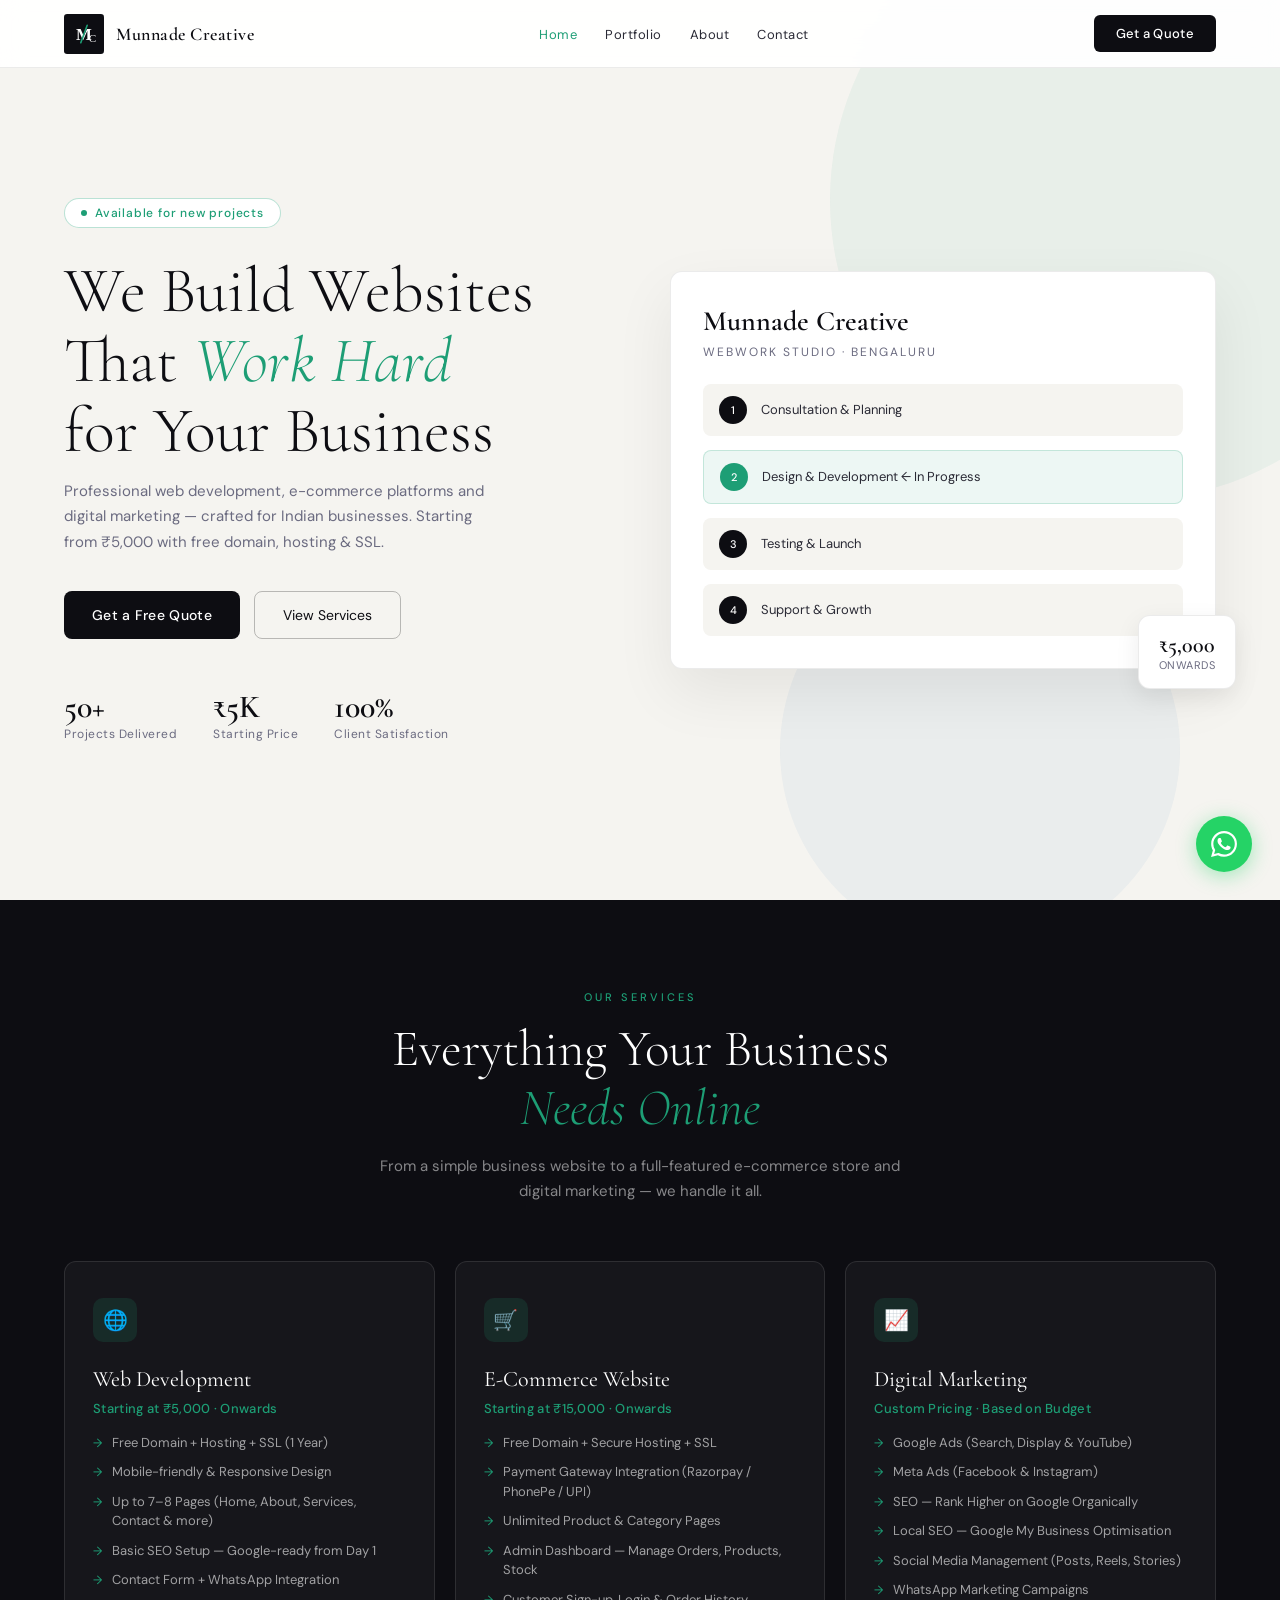
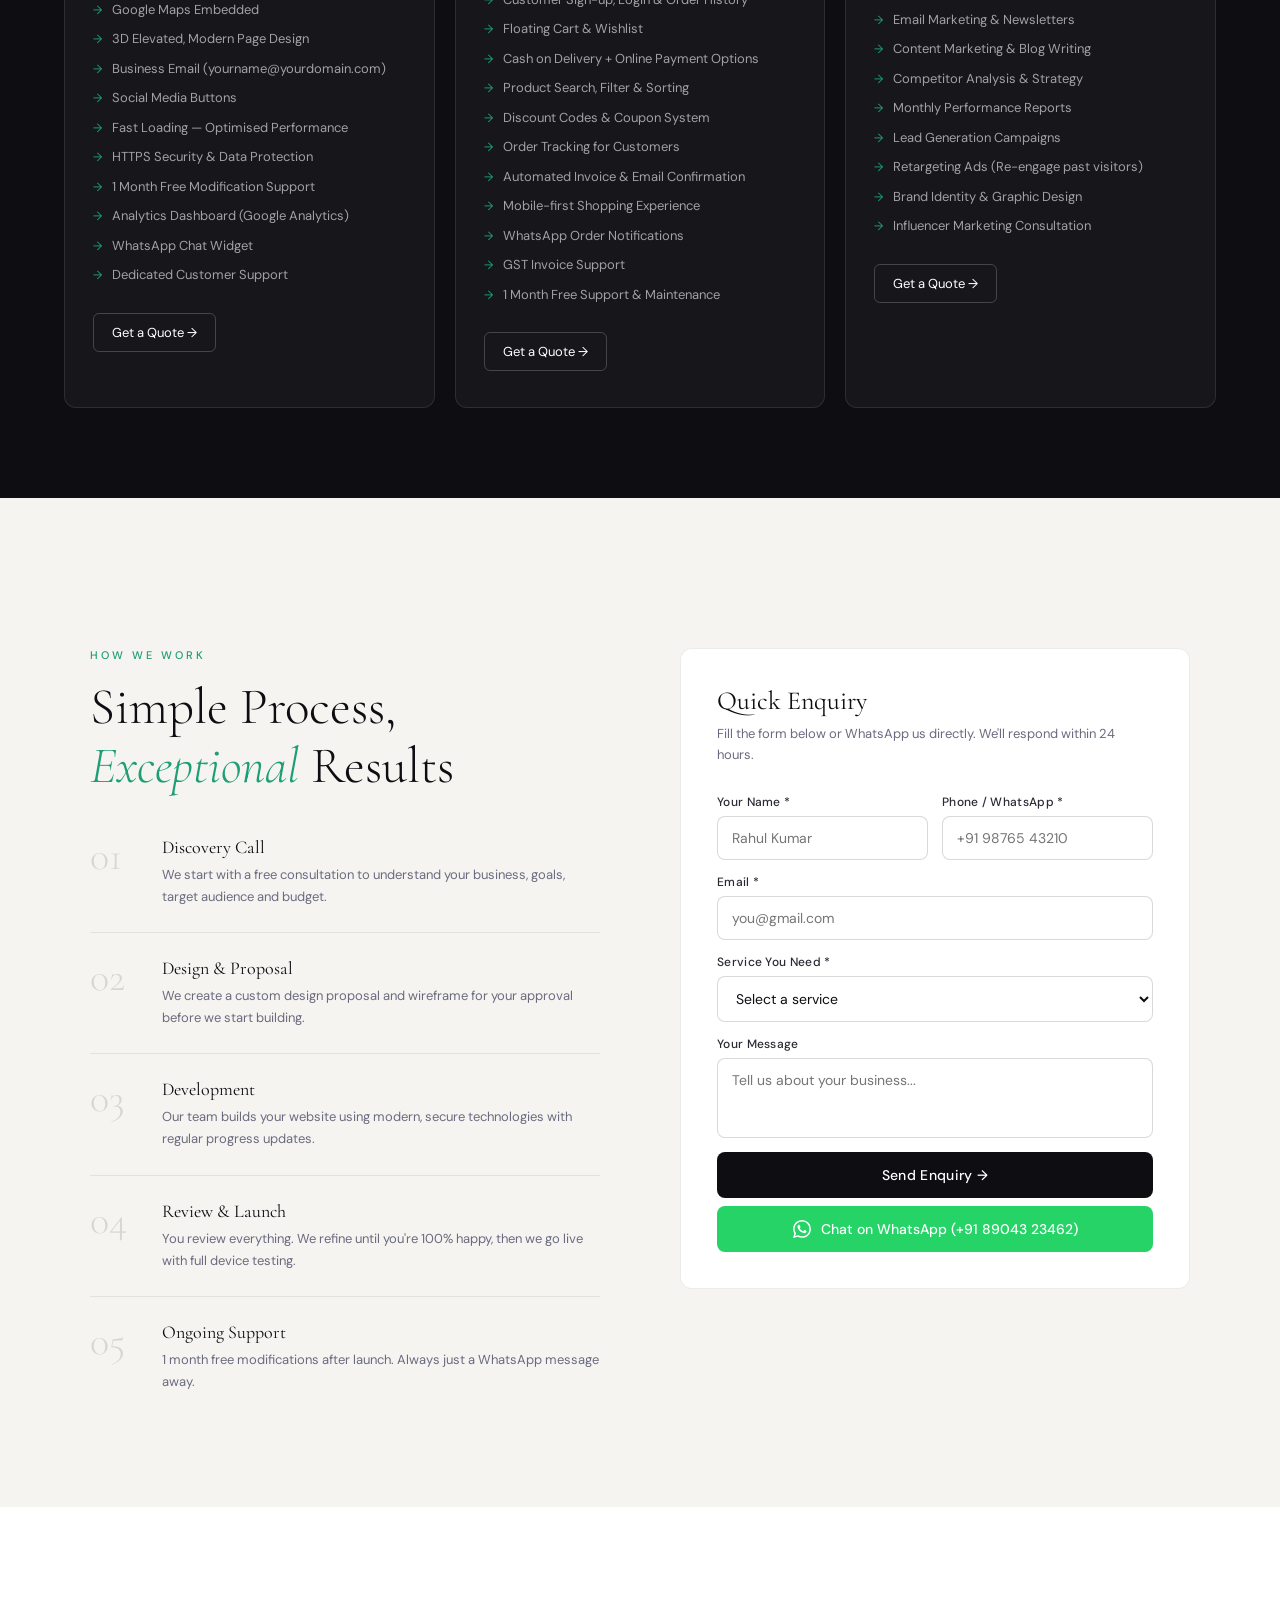
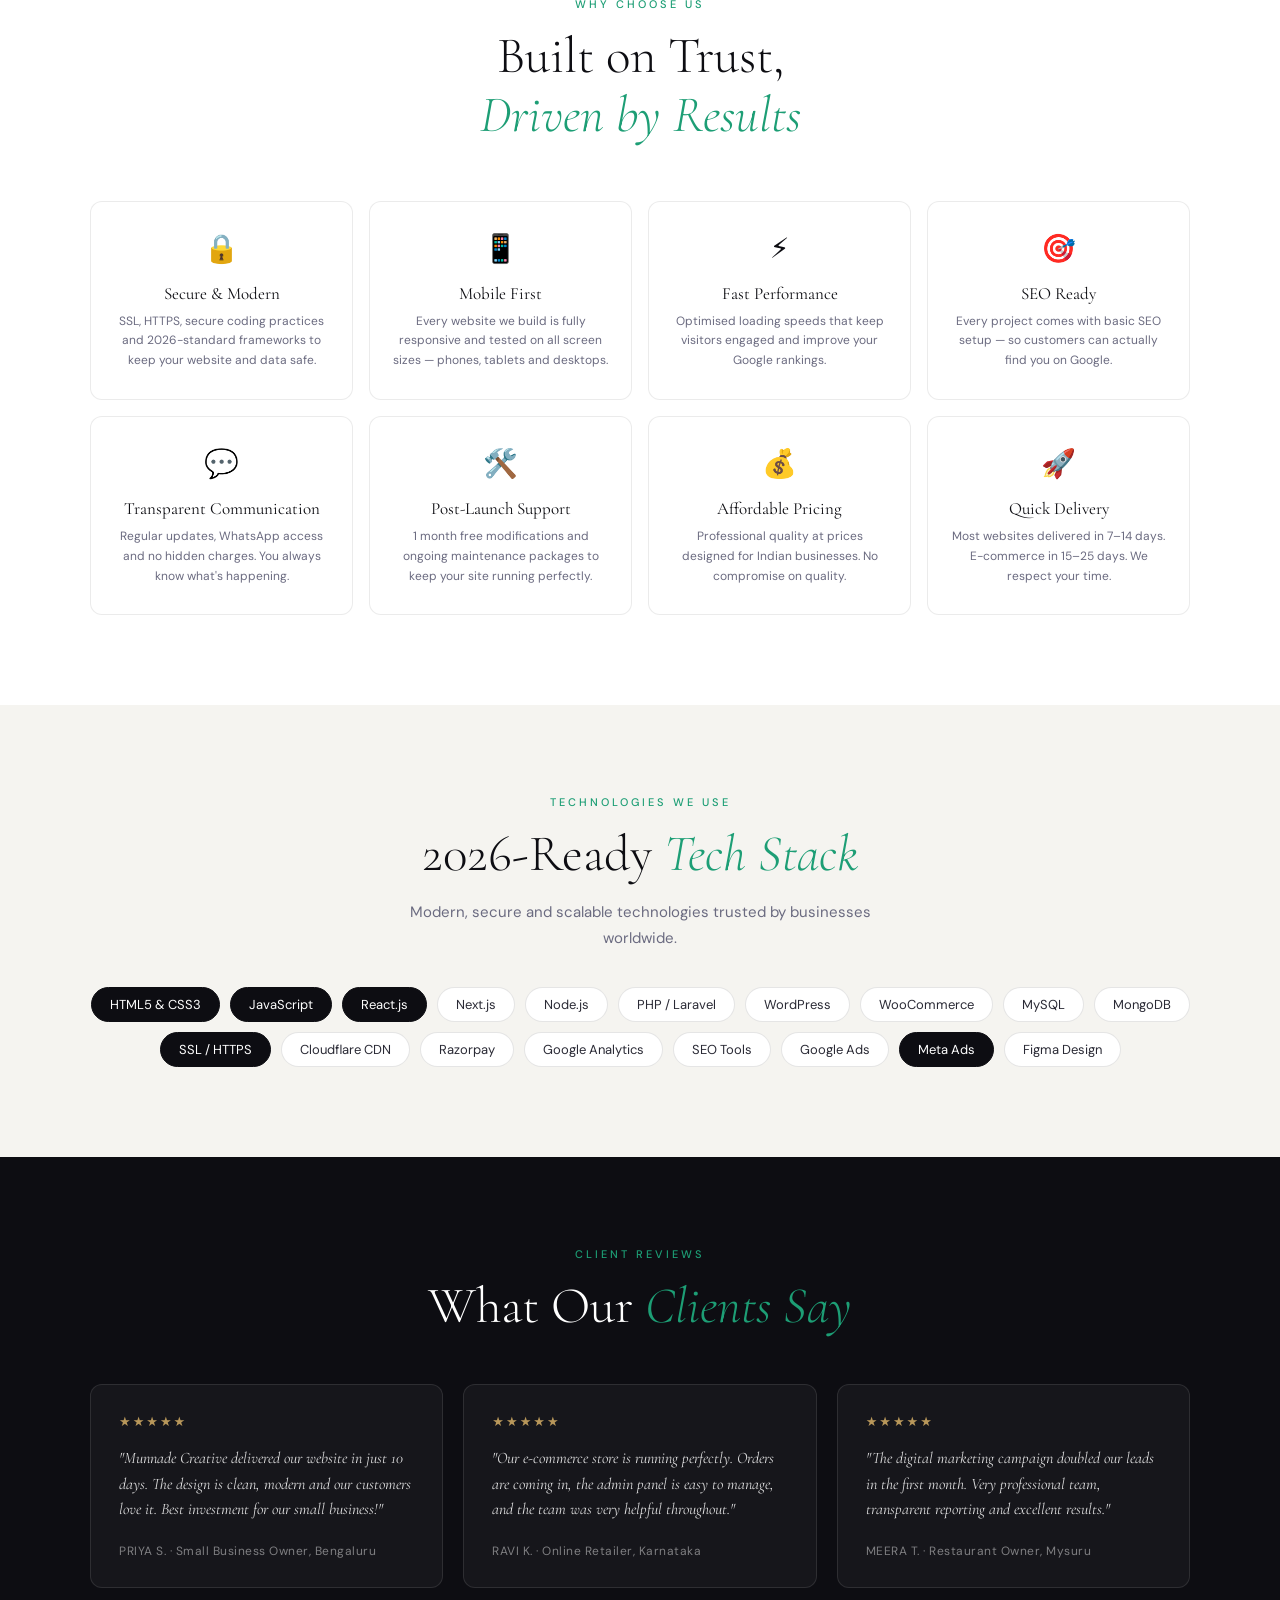
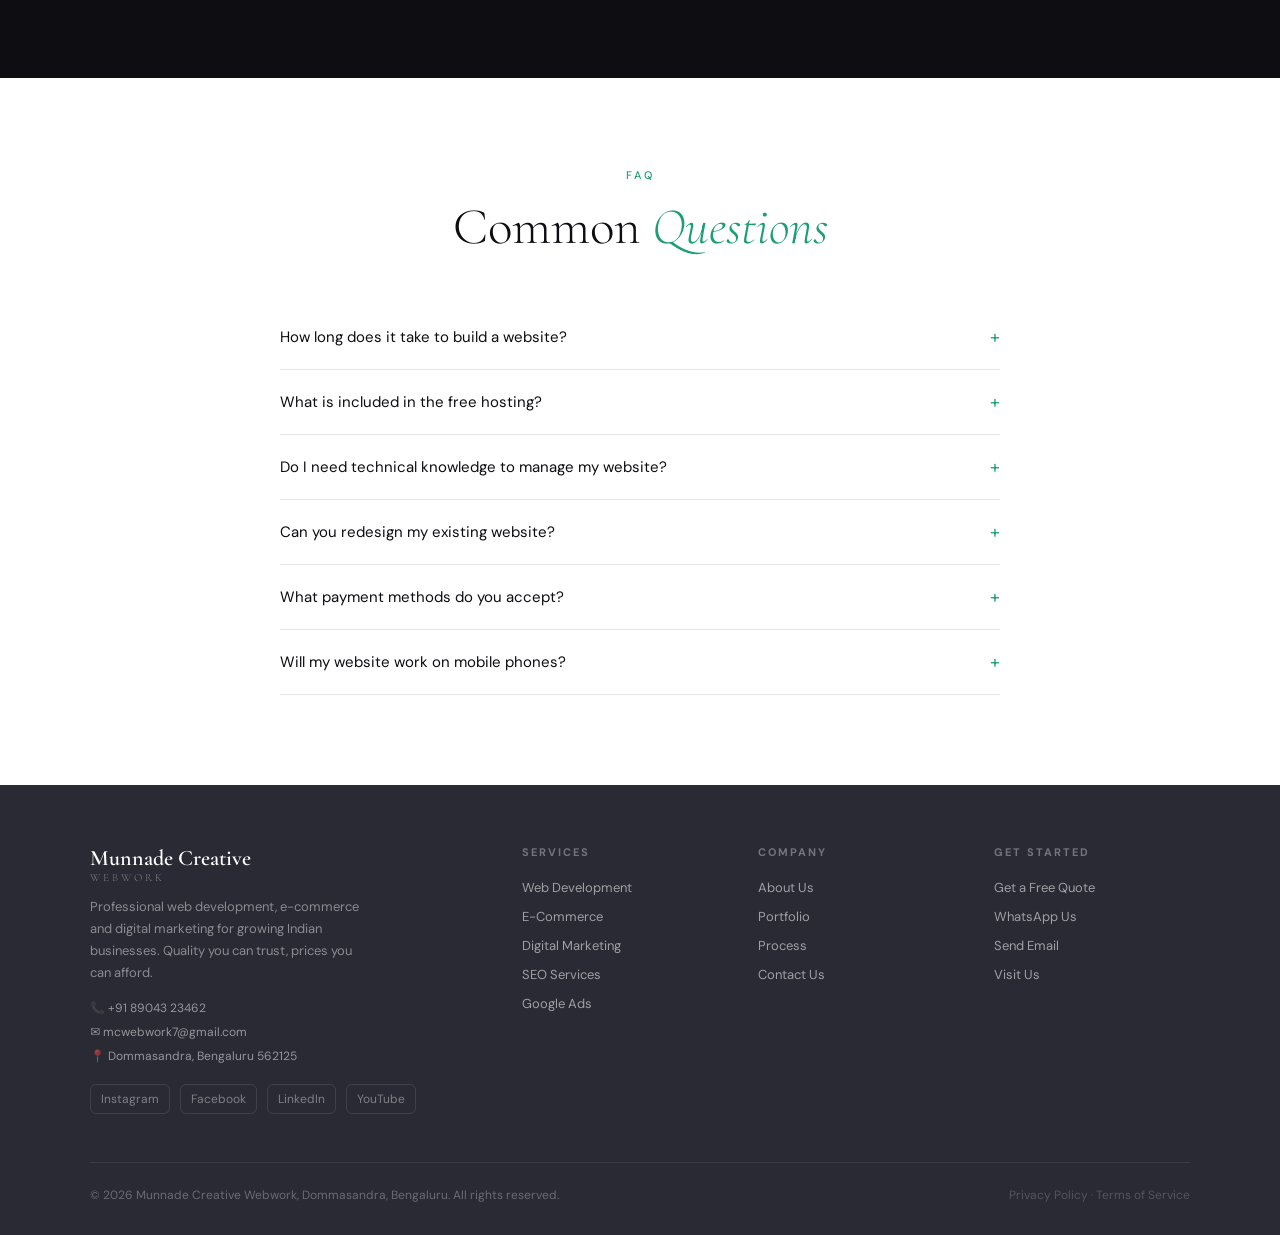
<file: mcwebwork(V2).html>
<!DOCTYPE html>
<html lang="en">
<head>
<meta charset="UTF-8"/>
<meta name="viewport" content="width=device-width, initial-scale=1.0"/>
<title>Munnade Creative Webwork – Web Design & Digital Marketing Studio</title>
<meta name="description" content="Professional web development, e-commerce solutions and digital marketing services. Starting from ₹5,000. Free domain, hosting & SSL. Based in Dommasandra, Bengaluru."/>
<link rel="preconnect" href="https://fonts.googleapis.com"/>
<link rel="preconnect" href="https://fonts.gstatic.com" crossorigin/>
<link href="https://fonts.googleapis.com/css2?family=Cormorant+Garamond:ital,wght@0,300;0,400;0,600;1,300&family=DM+Sans:wght@300;400;500&display=swap" rel="stylesheet"/>
<style>
*,*::before,*::after{box-sizing:border-box;margin:0;padding:0}
:root{--ink:#0d0d12;--ink2:#2a2a35;--muted:#6b6b80;--light:#f5f4f0;--white:#ffffff;--accent:#1D9E75;--accent2:#185FA5;--gold:#b8975a;--serif:'Cormorant Garamond',Georgia,serif;--sans:'DM Sans',system-ui,sans-serif;--radius:12px;}
html{scroll-behavior:smooth;font-size:16px}
body{font-family:var(--sans);background:var(--white);color:var(--ink);overflow-x:hidden}
.page{display:none;min-height:100vh}
.page.active{display:block}
nav{position:fixed;top:0;left:0;right:0;z-index:100;padding:0 5vw;display:flex;align-items:center;justify-content:space-between;height:68px;background:rgba(255,255,255,0.92);backdrop-filter:blur(12px);border-bottom:0.5px solid rgba(0,0,0,0.08);transition:box-shadow .3s}
.nav-logo{display:flex;align-items:center;gap:12px;cursor:pointer}
.nav-logo span{font-family:var(--serif);font-size:18px;font-weight:600;letter-spacing:0.5px;color:var(--ink)}
.nav-links{display:flex;gap:28px;list-style:none}
.nav-links a{font-size:13px;font-weight:400;color:var(--ink2);text-decoration:none;letter-spacing:0.5px;transition:color .2s;cursor:pointer}
.nav-links a:hover,.nav-links a.active-link{color:var(--accent)}
.nav-cta{background:var(--ink);color:#fff;padding:10px 22px;border-radius:6px;font-size:13px;font-weight:500;text-decoration:none;letter-spacing:0.3px;transition:background .2s;cursor:pointer;border:none;font-family:var(--sans)}
.nav-cta:hover{background:var(--accent)}
.hamburger{display:none;flex-direction:column;gap:5px;cursor:pointer;padding:4px}
.hamburger span{display:block;width:22px;height:1.5px;background:var(--ink)}
.mobile-menu{display:none;position:fixed;top:68px;left:0;right:0;background:#fff;border-bottom:0.5px solid rgba(0,0,0,0.1);padding:24px 5vw;z-index:99}
.mobile-menu.open{display:block}
.mobile-menu a{display:block;padding:12px 0;font-size:15px;color:var(--ink2);text-decoration:none;border-bottom:0.5px solid rgba(0,0,0,0.06);cursor:pointer}
.hero{min-height:100vh;display:flex;align-items:center;padding:100px 5vw 60px;position:relative;background:var(--light)}
.hero-bg{position:absolute;inset:0;overflow:hidden;pointer-events:none}
.hero-circle{position:absolute;border-radius:50%}
.hero-c1{width:600px;height:600px;right:-150px;top:-100px;background:rgba(29,158,117,0.06)}
.hero-c2{width:400px;height:400px;right:100px;bottom:-50px;background:rgba(24,95,165,0.05)}
.hero-grid{display:grid;grid-template-columns:1fr 1fr;gap:60px;align-items:center;max-width:1200px;margin:0 auto;width:100%}
.hero-badge{display:inline-flex;align-items:center;gap:8px;background:#fff;border:0.5px solid rgba(29,158,117,0.3);border-radius:40px;padding:6px 16px;font-size:12px;color:var(--accent);font-weight:500;letter-spacing:0.8px;margin-bottom:28px}
.hero-badge::before{content:'';width:6px;height:6px;border-radius:50%;background:var(--accent);animation:pulse 2s infinite}
@keyframes pulse{0%,100%{opacity:1}50%{opacity:0.4}}
.hero h1{font-family:var(--serif);font-size:clamp(42px,5vw,68px);font-weight:300;line-height:1.1;color:var(--ink);margin-bottom:12px}
.hero h1 em{font-style:italic;color:var(--accent)}
.hero-sub{font-size:15px;color:var(--muted);line-height:1.7;max-width:440px;margin-bottom:36px}
.hero-actions{display:flex;gap:14px;flex-wrap:wrap}
.btn-primary{background:var(--ink);color:#fff;padding:14px 28px;border-radius:8px;text-decoration:none;font-size:14px;font-weight:500;letter-spacing:0.3px;transition:all .2s;border:none;cursor:pointer;display:inline-block;font-family:var(--sans)}
.btn-primary:hover{background:var(--accent);transform:translateY(-1px)}
.btn-outline{background:transparent;color:var(--ink);padding:14px 28px;border-radius:8px;text-decoration:none;font-size:14px;font-weight:400;border:0.5px solid rgba(0,0,0,0.25);transition:all .2s;cursor:pointer;display:inline-block;font-family:var(--sans)}
.btn-outline:hover{border-color:var(--accent);color:var(--accent)}
.btn-accent{background:var(--accent);color:#fff;padding:14px 28px;border-radius:8px;text-decoration:none;font-size:14px;font-weight:500;letter-spacing:0.3px;transition:all .2s;border:none;cursor:pointer;display:inline-block;font-family:var(--sans)}
.btn-accent:hover{opacity:0.9;transform:translateY(-1px)}
.hero-stats{display:flex;gap:36px;margin-top:48px}
.stat{display:flex;flex-direction:column}
.stat-num{font-family:var(--serif);font-size:32px;font-weight:600;color:var(--ink)}
.stat-lbl{font-size:12px;color:var(--muted);letter-spacing:0.5px}
.hero-visual{position:relative}
.hero-card{background:#fff;border-radius:var(--radius);padding:32px;border:0.5px solid rgba(0,0,0,0.08);box-shadow:0 24px 60px rgba(0,0,0,0.07)}
.hero-card-logo{font-family:var(--serif);font-size:28px;font-weight:600;color:var(--ink);margin-bottom:6px}
.hero-card-sub{font-size:12px;color:var(--muted);letter-spacing:2px;margin-bottom:24px}
.process-steps{display:flex;flex-direction:column;gap:14px}
.step{display:flex;align-items:center;gap:14px;padding:12px 16px;border-radius:8px;background:var(--light)}
.step-num{width:28px;height:28px;border-radius:50%;background:var(--ink);color:#fff;font-size:11px;font-weight:500;display:flex;align-items:center;justify-content:center;flex-shrink:0}
.step-text{font-size:13px;color:var(--ink2)}
.step.active{background:rgba(29,158,117,0.08);border:0.5px solid rgba(29,158,117,0.2)}
.step.active .step-num{background:var(--accent)}
.floating-badge{position:absolute;bottom:-20px;right:-20px;background:#fff;border-radius:var(--radius);padding:16px 20px;border:0.5px solid rgba(0,0,0,0.08);box-shadow:0 8px 24px rgba(0,0,0,0.08)}
.fb-price{font-family:var(--serif);font-size:22px;font-weight:600;color:var(--ink)}
.fb-label{font-size:11px;color:var(--muted);letter-spacing:0.5px}
section{padding:90px 5vw}
.section-label{font-size:11px;letter-spacing:3px;color:var(--accent);font-weight:500;margin-bottom:16px;text-transform:uppercase}
.section-title{font-family:var(--serif);font-size:clamp(32px,4vw,52px);font-weight:300;line-height:1.15;color:var(--ink);margin-bottom:16px}
.section-title em{font-style:italic;color:var(--accent)}
.section-sub{font-size:15px;color:var(--muted);line-height:1.7;max-width:520px}
.center{text-align:center;margin:0 auto}
.center .section-sub{margin:0 auto}
.services-bg{background:var(--ink)}
.services-bg .section-label{color:var(--accent)}
.services-bg .section-title{color:#fff}
.services-bg .section-sub{color:rgba(255,255,255,0.5)}
.services-grid{display:grid;grid-template-columns:repeat(3,1fr);gap:20px;margin-top:56px;max-width:1200px;margin-left:auto;margin-right:auto}
.service-card{background:rgba(255,255,255,0.04);border:0.5px solid rgba(255,255,255,0.1);border-radius:var(--radius);padding:36px 28px;transition:all .3s;position:relative;overflow:hidden}
.service-card::before{content:'';position:absolute;top:0;left:0;right:0;height:2px;background:var(--accent);transform:scaleX(0);transform-origin:left;transition:transform .3s}
.service-card:hover::before{transform:scaleX(1)}
.service-card:hover{background:rgba(255,255,255,0.07);transform:translateY(-4px)}
.service-icon{width:44px;height:44px;border-radius:10px;background:rgba(29,158,117,0.15);display:flex;align-items:center;justify-content:center;margin-bottom:24px;font-size:20px}
.service-card h3{font-family:var(--serif);font-size:22px;font-weight:400;color:#fff;margin-bottom:8px}
.service-price{font-size:13px;color:var(--accent);font-weight:500;margin-bottom:16px;letter-spacing:0.3px}
.service-features{list-style:none;display:flex;flex-direction:column;gap:10px}
.service-features li{font-size:13px;color:rgba(255,255,255,0.6);display:flex;align-items:flex-start;gap:10px;line-height:1.5}
.service-features li::before{content:'→';color:var(--accent);font-size:12px;flex-shrink:0;margin-top:1px}
.service-cta{margin-top:28px;display:inline-flex;align-items:center;gap:8px;font-size:13px;color:#fff;text-decoration:none;border:0.5px solid rgba(255,255,255,0.2);border-radius:6px;padding:10px 18px;transition:all .2s;cursor:pointer;background:transparent;font-family:var(--sans)}
.service-cta:hover{border-color:var(--accent);color:var(--accent)}
.process-section{background:var(--light)}
.process-grid{display:grid;grid-template-columns:1fr 1fr;gap:80px;align-items:start;max-width:1100px;margin:0 auto;margin-top:60px}
.process-list{display:flex;flex-direction:column}
.process-item{display:flex;gap:24px;padding:24px 0;border-bottom:0.5px solid rgba(0,0,0,0.08)}
.process-item:last-child{border-bottom:none}
.p-num{font-family:var(--serif);font-size:40px;font-weight:300;color:rgba(0,0,0,0.12);line-height:1;flex-shrink:0;width:48px}
.p-body h4{font-family:var(--serif);font-size:18px;font-weight:400;color:var(--ink);margin-bottom:6px}
.p-body p{font-size:13px;color:var(--muted);line-height:1.7}
.process-right{position:sticky;top:100px}
.contact-card{background:#fff;border-radius:var(--radius);padding:36px;border:0.5px solid rgba(0,0,0,0.08)}
.contact-card h3{font-family:var(--serif);font-size:26px;font-weight:400;margin-bottom:8px}
.contact-card > p{font-size:13px;color:var(--muted);margin-bottom:28px;line-height:1.6}
.contact-form{display:flex;flex-direction:column;gap:14px}
.form-group{display:flex;flex-direction:column;gap:6px}
.form-group label{font-size:12px;font-weight:500;color:var(--ink2);letter-spacing:0.3px}
.form-group input,.form-group select,.form-group textarea{padding:12px 14px;border:0.5px solid rgba(0,0,0,0.15);border-radius:8px;font-family:var(--sans);font-size:14px;color:var(--ink);background:#fff;outline:none;transition:border-color .2s;resize:none;width:100%}
.form-group input:focus,.form-group select:focus,.form-group textarea:focus{border-color:var(--accent)}
.form-row{display:grid;grid-template-columns:1fr 1fr;gap:14px}
.form-submit{background:var(--ink);color:#fff;border:none;padding:14px;border-radius:8px;font-family:var(--sans);font-size:14px;font-weight:500;cursor:pointer;transition:background .2s;letter-spacing:0.3px;width:100%}
.form-submit:hover{background:var(--accent)}
.whatsapp-btn{display:flex;align-items:center;justify-content:center;gap:10px;background:#25D366;color:#fff;border:none;padding:14px;border-radius:8px;font-family:var(--sans);font-size:14px;font-weight:500;cursor:pointer;text-decoration:none;transition:opacity .2s;margin-top:8px;width:100%}
.whatsapp-btn:hover{opacity:0.9}
.form-success{display:none;text-align:center;padding:24px;background:rgba(29,158,117,0.08);border-radius:8px;border:0.5px solid rgba(29,158,117,0.3);margin-top:12px}
.form-success p{font-size:14px;color:var(--accent);font-weight:500}
.why-grid{display:grid;grid-template-columns:repeat(4,1fr);gap:16px;margin-top:56px;max-width:1100px;margin-left:auto;margin-right:auto}
.why-card{padding:28px 20px;border-radius:var(--radius);border:0.5px solid rgba(0,0,0,0.08);background:#fff;text-align:center;transition:box-shadow .2s}
.why-card:hover{box-shadow:0 12px 40px rgba(0,0,0,0.07)}
.why-icon{font-size:28px;margin-bottom:16px}
.why-card h4{font-family:var(--serif);font-size:17px;font-weight:400;margin-bottom:8px}
.why-card p{font-size:12px;color:var(--muted);line-height:1.65}
.tech-section{background:var(--light)}
.tech-tags{display:flex;flex-wrap:wrap;gap:10px;margin-top:36px;justify-content:center}
.tech-tag{padding:8px 18px;border-radius:40px;background:#fff;border:0.5px solid rgba(0,0,0,0.1);font-size:13px;color:var(--ink2);font-weight:400;transition:all .2s}
.tech-tag:hover{border-color:var(--accent);color:var(--accent)}
.tech-tag.highlight{background:var(--ink);color:#fff;border-color:var(--ink)}
.testimonial-section{background:var(--ink)}
.testimonial-section .section-label{color:var(--accent)}
.testimonial-section .section-title{color:#fff}
.testimonial-grid{display:grid;grid-template-columns:repeat(3,1fr);gap:20px;margin-top:48px;max-width:1100px;margin-left:auto;margin-right:auto}
.t-card{background:rgba(255,255,255,0.04);border:0.5px solid rgba(255,255,255,0.1);border-radius:var(--radius);padding:28px}
.t-stars{color:var(--gold);font-size:13px;letter-spacing:2px;margin-bottom:16px}
.t-text{font-family:var(--serif);font-size:16px;font-style:italic;color:rgba(255,255,255,0.85);line-height:1.6;margin-bottom:20px}
.t-author{font-size:12px;color:rgba(255,255,255,0.45);letter-spacing:0.5px}
.faq-grid{max-width:720px;margin:48px auto 0}
.faq-item{border-bottom:0.5px solid rgba(0,0,0,0.1)}
.faq-q{padding:20px 0;display:flex;justify-content:space-between;align-items:center;cursor:pointer;font-size:15px;font-weight:400;color:var(--ink)}
.faq-icon{font-size:18px;color:var(--accent);transition:transform .3s;flex-shrink:0}
.faq-a{max-height:0;overflow:hidden;transition:max-height .4s ease}
.faq-a p{font-size:13px;color:var(--muted);line-height:1.7;padding-bottom:20px}
.faq-item.open .faq-icon{transform:rotate(45deg)}
.faq-item.open .faq-a{max-height:300px}
.page-hero{background:var(--ink);padding:140px 5vw 80px;text-align:center}
.page-hero .section-label{color:var(--accent)}
.page-hero h1{font-family:var(--serif);font-size:clamp(36px,5vw,64px);font-weight:300;color:#fff;line-height:1.1;margin-bottom:16px}
.page-hero h1 em{font-style:italic;color:var(--accent)}
.page-hero p{font-size:15px;color:rgba(255,255,255,0.5);max-width:520px;margin:0 auto;line-height:1.7}
.portfolio-grid{display:grid;grid-template-columns:repeat(3,1fr);gap:20px;max-width:1100px;margin:56px auto 0}
.portfolio-item{border-radius:var(--radius);overflow:hidden;border:0.5px solid rgba(0,0,0,0.08);background:var(--light);transition:transform .3s,box-shadow .3s}
.portfolio-item:hover{transform:translateY(-6px);box-shadow:0 20px 50px rgba(0,0,0,0.1)}
.portfolio-thumb{height:180px;display:flex;align-items:center;justify-content:center;font-size:48px}
.portfolio-thumb.web{background:linear-gradient(135deg,#e8f4f0,#d0ede5)}
.portfolio-thumb.ecom{background:linear-gradient(135deg,#e8edf8,#d0daf0)}
.portfolio-thumb.mktg{background:linear-gradient(135deg,#fdf4e8,#f5e4c8)}
.portfolio-info{padding:20px}
.portfolio-info h4{font-family:var(--serif);font-size:18px;font-weight:400;margin-bottom:6px}
.portfolio-info p{font-size:12px;color:var(--muted);margin-bottom:12px;line-height:1.6}
.portfolio-tag{display:inline-block;padding:3px 10px;border-radius:20px;background:rgba(29,158,117,0.1);color:var(--accent);font-size:11px;font-weight:500;letter-spacing:0.5px}
.portfolio-stats{display:flex;gap:20px;margin-top:12px;padding-top:12px;border-top:0.5px solid rgba(0,0,0,0.06)}
.p-stat-val{font-family:var(--serif);font-size:18px;font-weight:600;color:var(--accent)}
.p-stat-lbl{font-size:10px;color:var(--muted);letter-spacing:0.5px}
.about-grid{display:grid;grid-template-columns:1fr 1fr;gap:80px;align-items:center;max-width:1100px;margin:0 auto}
.about-img{background:var(--light);border-radius:var(--radius);height:400px;display:flex;flex-direction:column;align-items:center;justify-content:center;border:0.5px solid rgba(0,0,0,0.08);gap:16px;padding:32px}
.big-mc{font-family:var(--serif);font-size:80px;font-weight:600;color:var(--ink);line-height:1}
.since{font-size:12px;color:var(--muted);letter-spacing:3px}
.about-values{display:grid;grid-template-columns:1fr 1fr;gap:16px;margin-top:32px}
.value-item{padding:20px;border-radius:8px;background:var(--light);border-left:3px solid var(--accent)}
.value-item h5{font-family:var(--serif);font-size:16px;font-weight:400;margin-bottom:4px}
.value-item p{font-size:12px;color:var(--muted);line-height:1.6}
.team-grid{display:grid;grid-template-columns:repeat(3,1fr);gap:20px;max-width:900px;margin:48px auto 0}
.team-card{text-align:center;padding:32px 20px;border-radius:var(--radius);border:0.5px solid rgba(0,0,0,0.08);background:#fff;transition:box-shadow .2s}
.team-card:hover{box-shadow:0 12px 40px rgba(0,0,0,0.07)}
.team-avatar{width:64px;height:64px;border-radius:50%;margin:0 auto 16px;display:flex;align-items:center;justify-content:center;font-family:var(--serif);font-size:22px;font-weight:600;color:#fff}
.team-card h4{font-family:var(--serif);font-size:17px;font-weight:400;margin-bottom:4px}
.team-card p{font-size:12px;color:var(--muted)}
.quote-page-inner{background:var(--light);padding:60px 5vw}
.quote-container{max-width:860px;margin:0 auto}
.quote-form-card{background:#fff;border-radius:16px;padding:48px;border:0.5px solid rgba(0,0,0,0.08);box-shadow:0 24px 60px rgba(0,0,0,0.06)}
.pkg-selector{display:grid;grid-template-columns:repeat(3,1fr);gap:14px;margin-bottom:28px}
.pkg-option{border:1.5px solid rgba(0,0,0,0.12);border-radius:10px;padding:16px;cursor:pointer;transition:all .2s;text-align:center}
.pkg-option:hover{border-color:var(--accent)}
.pkg-option.selected{border-color:var(--accent);background:rgba(29,158,117,0.06)}
.pkg-option h5{font-family:var(--serif);font-size:16px;margin-bottom:4px}
.pkg-option span{font-size:12px;color:var(--muted)}
.pkg-option .pkg-price{font-size:13px;color:var(--accent);font-weight:500;margin-top:4px}
.form-section-title{font-family:var(--serif);font-size:20px;font-weight:400;color:var(--ink);margin-bottom:20px;margin-top:32px;padding-bottom:10px;border-bottom:0.5px solid rgba(0,0,0,0.08)}
.feature-checks{display:grid;grid-template-columns:1fr 1fr;gap:10px;margin-bottom:16px}
.check-item{display:flex;align-items:center;gap:8px;font-size:13px;color:var(--ink2);cursor:pointer}
.check-item input[type=checkbox]{width:16px;height:16px;accent-color:var(--accent);cursor:pointer;flex-shrink:0}
.quote-actions{display:flex;gap:14px;margin-top:32px}
.contact-page-wrap{display:grid;grid-template-columns:1fr 1.4fr;gap:60px;max-width:1100px;margin:0 auto;padding:60px 5vw}
.contact-info-panel{display:flex;flex-direction:column;gap:28px}
.contact-info-card{background:var(--light);border-radius:var(--radius);padding:28px;border:0.5px solid rgba(0,0,0,0.06)}
.contact-info-card h4{font-family:var(--serif);font-size:18px;font-weight:400;margin-bottom:16px;color:var(--ink)}
.contact-detail{display:flex;align-items:flex-start;gap:14px;margin-bottom:16px}
.contact-detail:last-child{margin-bottom:0}
.cd-icon{width:36px;height:36px;border-radius:8px;background:rgba(29,158,117,0.1);display:flex;align-items:center;justify-content:center;font-size:16px;flex-shrink:0}
.cd-body{display:flex;flex-direction:column;gap:2px}
.cd-label{font-size:11px;color:var(--muted);letter-spacing:0.5px;text-transform:uppercase}
.cd-value{font-size:14px;color:var(--ink)}
.cd-value a{color:var(--ink);text-decoration:none}
.cd-value a:hover{color:var(--accent)}
.map-container{border-radius:var(--radius);overflow:hidden;border:0.5px solid rgba(0,0,0,0.08);height:280px}
.map-container iframe{width:100%;height:100%;border:none}
.hours-row{display:flex;justify-content:space-between;font-size:13px;padding:8px 0;border-bottom:0.5px solid rgba(0,0,0,0.06)}
.hours-row:last-child{border-bottom:none}
.hours-row span:first-child{color:var(--muted)}
.hours-row span:last-child{color:var(--ink);font-weight:500}
.contact-form-panel{background:#fff;border-radius:var(--radius);padding:40px;border:0.5px solid rgba(0,0,0,0.08);box-shadow:0 20px 60px rgba(0,0,0,0.06)}
.contact-form-panel h3{font-family:var(--serif);font-size:28px;font-weight:400;margin-bottom:8px}
.contact-form-panel > p{font-size:13px;color:var(--muted);margin-bottom:28px;line-height:1.6}
footer{background:var(--ink2);padding:60px 5vw 32px}
.footer-grid{display:grid;grid-template-columns:2fr 1fr 1fr 1fr;gap:40px;margin-bottom:48px;max-width:1100px;margin-left:auto;margin-right:auto}
.footer-brand{display:flex;flex-direction:column;gap:12px}
.footer-logo{font-family:var(--serif);font-size:22px;font-weight:600;color:#fff}
.footer-logo span{display:block;font-size:11px;letter-spacing:3px;font-weight:300;color:rgba(255,255,255,0.4)}
.footer-desc{font-size:13px;color:rgba(255,255,255,0.45);line-height:1.7;max-width:280px}
.footer-contact-mini{display:flex;flex-direction:column;gap:8px;margin-top:4px}
.footer-contact-mini a{font-size:12px;color:rgba(255,255,255,0.5);text-decoration:none;transition:color .2s}
.footer-contact-mini a:hover{color:#fff}
.footer-col h5{font-size:11px;letter-spacing:2px;color:rgba(255,255,255,0.35);margin-bottom:20px;text-transform:uppercase}
.footer-col a{display:block;font-size:13px;color:rgba(255,255,255,0.55);text-decoration:none;margin-bottom:12px;transition:color .2s;cursor:pointer}
.footer-col a:hover{color:#fff}
.footer-bottom{border-top:0.5px solid rgba(255,255,255,0.08);padding-top:24px;display:flex;justify-content:space-between;align-items:center;max-width:1100px;margin:0 auto;flex-wrap:wrap;gap:12px}
.footer-bottom p{font-size:12px;color:rgba(255,255,255,0.3)}
.social-links{display:flex;gap:10px}
.social-links a{font-size:12px;color:rgba(255,255,255,0.4);text-decoration:none;transition:color .2s;padding:6px 10px;border:0.5px solid rgba(255,255,255,0.1);border-radius:6px}
.social-links a:hover{color:#fff;border-color:rgba(255,255,255,0.3)}
.float-wa{position:fixed;bottom:28px;right:28px;z-index:200;background:#25D366;color:#fff;width:56px;height:56px;border-radius:50%;display:flex;align-items:center;justify-content:center;box-shadow:0 4px 20px rgba(37,211,102,0.4);text-decoration:none;font-size:24px;transition:transform .2s}
.float-wa:hover{transform:scale(1.08)}
.reveal{opacity:0;transform:translateY(24px);transition:opacity .6s ease,transform .6s ease}
.reveal.visible{opacity:1;transform:none}
@media(max-width:900px){
.hero-grid,.services-grid,.why-grid,.process-grid,.testimonial-grid,.portfolio-grid,.about-grid,.contact-page-wrap,.footer-grid{grid-template-columns:1fr}
.why-grid{grid-template-columns:1fr 1fr}
.team-grid{grid-template-columns:1fr 1fr}
.nav-links,.nav-cta{display:none}
.hamburger{display:flex}
.hero-visual,.floating-badge{display:none}
.hero-stats{gap:20px}
.footer-grid{grid-template-columns:1fr 1fr}
.form-row,.pkg-selector,.feature-checks,.quote-actions{grid-template-columns:1fr;flex-direction:column}
.quote-actions{display:flex;flex-direction:column}
}
@media(max-width:480px){
.why-grid,.footer-grid,.team-grid{grid-template-columns:1fr}
section{padding:64px 5vw}
.quote-form-card,.contact-form-panel{padding:24px}
}
</style>
</head>
<body>

<nav id="mainNav">
  <div class="nav-logo" onclick="showPage('home')">
    <svg width="40" height="40" viewBox="0 0 100 100" xmlns="http://www.w3.org/2000/svg">
      <rect width="100" height="100" rx="8" fill="#0d0d12"/>
      <text x="50" y="56" font-family="Georgia,serif" font-size="42" font-weight="700" fill="white" text-anchor="middle" dominant-baseline="middle">M</text>
      <line x1="58" y1="28" x2="42" y2="72" stroke="#1D9E75" stroke-width="4" stroke-linecap="round"/>
      <text x="62" y="70" font-family="Georgia,serif" font-size="28" font-weight="400" fill="white" text-anchor="start">C</text>
    </svg>
    <span>Munnade Creative</span>
  </div>
  <ul class="nav-links">
    <li><a onclick="showPage('home')" id="nav-home" class="active-link">Home</a></li>
    <li><a onclick="showPage('portfolio')" id="nav-portfolio">Portfolio</a></li>
    <li><a onclick="showPage('about')" id="nav-about">About</a></li>
    <li><a onclick="showPage('contact')" id="nav-contact">Contact</a></li>
  </ul>
  <button class="nav-cta" onclick="showPage('quote')">Get a Quote</button>
  <div class="hamburger" onclick="toggleMenu()"><span></span><span></span><span></span></div>
</nav>
<div class="mobile-menu" id="mobileMenu">
  <a onclick="showPage('home');toggleMenu()">Home</a>
  <a onclick="showPage('portfolio');toggleMenu()">Portfolio</a>
  <a onclick="showPage('about');toggleMenu()">About</a>
  <a onclick="showPage('contact');toggleMenu()">Contact</a>
  <a onclick="showPage('quote');toggleMenu()" style="color:var(--accent);font-weight:500;margin-top:8px">Get a Quote →</a>
</div>

<!-- HOME PAGE -->
<div id="page-home" class="page active">
<section class="hero">
  <div class="hero-bg"><div class="hero-circle hero-c1"></div><div class="hero-circle hero-c2"></div></div>
  <div class="hero-grid">
    <div class="reveal">
      <div class="hero-badge">Available for new projects</div>
      <h1>We Build Websites<br>That <em>Work Hard</em><br>for Your Business</h1>
      <p class="hero-sub">Professional web development, e-commerce platforms and digital marketing — crafted for Indian businesses. Starting from ₹5,000 with free domain, hosting &amp; SSL.</p>
      <div class="hero-actions">
        <button class="btn-primary" onclick="showPage('quote')">Get a Free Quote</button>
        <button class="btn-outline" onclick="document.getElementById('home-services').scrollIntoView({behavior:'smooth'})">View Services</button>
      </div>
      <div class="hero-stats">
        <div class="stat"><span class="stat-num">50+</span><span class="stat-lbl">Projects Delivered</span></div>
        <div class="stat"><span class="stat-num">₹5K</span><span class="stat-lbl">Starting Price</span></div>
        <div class="stat"><span class="stat-num">100%</span><span class="stat-lbl">Client Satisfaction</span></div>
      </div>
    </div>
    <div class="hero-visual reveal">
      <div class="hero-card">
        <div class="hero-card-logo">Munnade Creative</div>
        <div class="hero-card-sub">WEBWORK STUDIO · BENGALURU</div>
        <div class="process-steps">
          <div class="step"><div class="step-num">1</div><div class="step-text">Consultation &amp; Planning</div></div>
          <div class="step active"><div class="step-num">2</div><div class="step-text">Design &amp; Development ← In Progress</div></div>
          <div class="step"><div class="step-num">3</div><div class="step-text">Testing &amp; Launch</div></div>
          <div class="step"><div class="step-num">4</div><div class="step-text">Support &amp; Growth</div></div>
        </div>
      </div>
      <div class="floating-badge"><div class="fb-price">₹5,000</div><div class="fb-label">ONWARDS</div></div>
    </div>
  </div>
</section>

<section class="services-bg" id="home-services">
  <div class="center reveal">
    <div class="section-label">Our Services</div>
    <h2 class="section-title" style="color:#fff">Everything Your Business<br><em>Needs Online</em></h2>
    <p class="section-sub">From a simple business website to a full-featured e-commerce store and digital marketing — we handle it all.</p>
  </div>
  <div class="services-grid">
    <div class="service-card reveal">
      <div class="service-icon">🌐</div>
      <h3>Web Development</h3>
      <div class="service-price">Starting at ₹5,000 · Onwards</div>
      <ul class="service-features">
        <li>Free Domain + Hosting + SSL (1 Year)</li>
        <li>Mobile-friendly &amp; Responsive Design</li>
        <li>Up to 7–8 Pages (Home, About, Services, Contact &amp; more)</li>
        <li>Basic SEO Setup — Google-ready from Day 1</li>
        <li>Contact Form + WhatsApp Integration</li>
        <li>Google Maps Embedded</li>
        <li>3D Elevated, Modern Page Design</li>
        <li>Business Email (yourname@yourdomain.com)</li>
        <li>Social Media Buttons</li>
        <li>Fast Loading — Optimised Performance</li>
        <li>HTTPS Security &amp; Data Protection</li>
        <li>1 Month Free Modification Support</li>
        <li>Analytics Dashboard (Google Analytics)</li>
        <li>WhatsApp Chat Widget</li>
        <li>Dedicated Customer Support</li>
      </ul>
      <button class="service-cta" onclick="showPage('quote')">Get a Quote →</button>
    </div>
    <div class="service-card reveal">
      <div class="service-icon">🛒</div>
      <h3>E-Commerce Website</h3>
      <div class="service-price">Starting at ₹15,000 · Onwards</div>
      <ul class="service-features">
        <li>Free Domain + Secure Hosting + SSL</li>
        <li>Payment Gateway Integration (Razorpay / PhonePe / UPI)</li>
        <li>Unlimited Product &amp; Category Pages</li>
        <li>Admin Dashboard — Manage Orders, Products, Stock</li>
        <li>Customer Sign-up, Login &amp; Order History</li>
        <li>Floating Cart &amp; Wishlist</li>
        <li>Cash on Delivery + Online Payment Options</li>
        <li>Product Search, Filter &amp; Sorting</li>
        <li>Discount Codes &amp; Coupon System</li>
        <li>Order Tracking for Customers</li>
        <li>Automated Invoice &amp; Email Confirmation</li>
        <li>Mobile-first Shopping Experience</li>
        <li>WhatsApp Order Notifications</li>
        <li>GST Invoice Support</li>
        <li>1 Month Free Support &amp; Maintenance</li>
      </ul>
      <button class="service-cta" onclick="showPage('quote')">Get a Quote →</button>
    </div>
    <div class="service-card reveal">
      <div class="service-icon">📈</div>
      <h3>Digital Marketing</h3>
      <div class="service-price">Custom Pricing · Based on Budget</div>
      <ul class="service-features">
        <li>Google Ads (Search, Display &amp; YouTube)</li>
        <li>Meta Ads (Facebook &amp; Instagram)</li>
        <li>SEO — Rank Higher on Google Organically</li>
        <li>Local SEO — Google My Business Optimisation</li>
        <li>Social Media Management (Posts, Reels, Stories)</li>
        <li>WhatsApp Marketing Campaigns</li>
        <li>Email Marketing &amp; Newsletters</li>
        <li>Content Marketing &amp; Blog Writing</li>
        <li>Competitor Analysis &amp; Strategy</li>
        <li>Monthly Performance Reports</li>
        <li>Lead Generation Campaigns</li>
        <li>Retargeting Ads (Re-engage past visitors)</li>
        <li>Brand Identity &amp; Graphic Design</li>
        <li>Influencer Marketing Consultation</li>
      </ul>
      <button class="service-cta" onclick="showPage('quote')">Get a Quote →</button>
    </div>
  </div>
</section>

<section class="process-section">
  <div class="process-grid">
    <div>
      <div class="section-label reveal">How We Work</div>
      <h2 class="section-title reveal">Simple Process,<br><em>Exceptional</em> Results</h2>
      <div class="process-list">
        <div class="process-item reveal"><div class="p-num">01</div><div class="p-body"><h4>Discovery Call</h4><p>We start with a free consultation to understand your business, goals, target audience and budget.</p></div></div>
        <div class="process-item reveal"><div class="p-num">02</div><div class="p-body"><h4>Design &amp; Proposal</h4><p>We create a custom design proposal and wireframe for your approval before we start building.</p></div></div>
        <div class="process-item reveal"><div class="p-num">03</div><div class="p-body"><h4>Development</h4><p>Our team builds your website using modern, secure technologies with regular progress updates.</p></div></div>
        <div class="process-item reveal"><div class="p-num">04</div><div class="p-body"><h4>Review &amp; Launch</h4><p>You review everything. We refine until you're 100% happy, then we go live with full device testing.</p></div></div>
        <div class="process-item reveal"><div class="p-num">05</div><div class="p-body"><h4>Ongoing Support</h4><p>1 month free modifications after launch. Always just a WhatsApp message away.</p></div></div>
      </div>
    </div>
    <div class="process-right">
      <div class="contact-card reveal">
        <h3>Quick Enquiry</h3>
        <p>Fill the form below or WhatsApp us directly. We'll respond within 24 hours.</p>
        <form class="contact-form" id="homeForm" onsubmit="submitQuickForm(event,'homeForm','homeSuccess')">
          <div class="form-row">
            <div class="form-group"><label>Your Name *</label><input type="text" placeholder="Rahul Kumar" required/></div>
            <div class="form-group"><label>Phone / WhatsApp *</label><input type="tel" placeholder="+91 98765 43210" required/></div>
          </div>
          <div class="form-group"><label>Email *</label><input type="email" placeholder="you@gmail.com" required/></div>
          <div class="form-group"><label>Service You Need *</label>
            <select required>
              <option value="">Select a service</option>
              <option>Web Development — ₹5,000 onwards</option>
              <option>E-Commerce Website — ₹15,000 onwards</option>
              <option>Digital Marketing</option>
              <option>Multiple Services</option>
              <option>Not sure — Need consultation</option>
            </select>
          </div>
          <div class="form-group"><label>Your Message</label><textarea rows="3" placeholder="Tell us about your business..."></textarea></div>
          <button type="submit" class="form-submit">Send Enquiry →</button>
        </form>
        <div class="form-success" id="homeSuccess"><p>✓ Thank you! We'll contact you within 24 hours. Check your email for confirmation.</p></div>
        <a href="https://wa.me/918904323462?text=Hi%20Munnade%20Creative%20Webwork%2C%20I%20need%20a%20website%20for%20my%20business." class="whatsapp-btn" target="_blank">
          <svg width="18" height="18" viewBox="0 0 24 24" fill="white"><path d="M17.472 14.382c-.297-.149-1.758-.867-2.03-.967-.273-.099-.471-.148-.67.15-.197.297-.767.966-.94 1.164-.173.199-.347.223-.644.075-.297-.15-1.255-.463-2.39-1.475-.883-.788-1.48-1.761-1.653-2.059-.173-.297-.018-.458.13-.606.134-.133.298-.347.446-.52.149-.174.198-.298.298-.497.099-.198.05-.371-.025-.52-.075-.149-.669-1.612-.916-2.207-.242-.579-.487-.5-.669-.51-.173-.008-.371-.01-.57-.01-.198 0-.52.074-.792.372-.272.297-1.04 1.016-1.04 2.479 0 1.462 1.065 2.875 1.213 3.074.149.198 2.096 3.2 5.077 4.487.709.306 1.262.489 1.694.625.712.227 1.36.195 1.871.118.571-.085 1.758-.719 2.006-1.413.248-.694.248-1.289.173-1.413-.074-.124-.272-.198-.57-.347m-5.421 7.403h-.004a9.87 9.87 0 01-5.031-1.378l-.361-.214-3.741.982.998-3.648-.235-.374a9.86 9.86 0 01-1.51-5.26c.001-5.45 4.436-9.884 9.888-9.884 2.64 0 5.122 1.03 6.988 2.898a9.825 9.825 0 012.893 6.994c-.003 5.45-4.437 9.884-9.885 9.884m8.413-18.297A11.815 11.815 0 0012.05 0C5.495 0 .16 5.335.157 11.892c0 2.096.547 4.142 1.588 5.945L.057 24l6.305-1.654a11.882 11.882 0 005.683 1.448h.005c6.554 0 11.89-5.335 11.893-11.893a11.821 11.821 0 00-3.48-8.413z"/></svg>
          Chat on WhatsApp (+91 89043 23462)
        </a>
      </div>
    </div>
  </div>
</section>

<section>
  <div class="center reveal"><div class="section-label">Why Choose Us</div><h2 class="section-title">Built on Trust,<br><em>Driven by Results</em></h2></div>
  <div class="why-grid">
    <div class="why-card reveal"><div class="why-icon">🔒</div><h4>Secure &amp; Modern</h4><p>SSL, HTTPS, secure coding practices and 2026-standard frameworks to keep your website and data safe.</p></div>
    <div class="why-card reveal"><div class="why-icon">📱</div><h4>Mobile First</h4><p>Every website we build is fully responsive and tested on all screen sizes — phones, tablets and desktops.</p></div>
    <div class="why-card reveal"><div class="why-icon">⚡</div><h4>Fast Performance</h4><p>Optimised loading speeds that keep visitors engaged and improve your Google rankings.</p></div>
    <div class="why-card reveal"><div class="why-icon">🎯</div><h4>SEO Ready</h4><p>Every project comes with basic SEO setup — so customers can actually find you on Google.</p></div>
    <div class="why-card reveal"><div class="why-icon">💬</div><h4>Transparent Communication</h4><p>Regular updates, WhatsApp access and no hidden charges. You always know what's happening.</p></div>
    <div class="why-card reveal"><div class="why-icon">🛠️</div><h4>Post-Launch Support</h4><p>1 month free modifications and ongoing maintenance packages to keep your site running perfectly.</p></div>
    <div class="why-card reveal"><div class="why-icon">💰</div><h4>Affordable Pricing</h4><p>Professional quality at prices designed for Indian businesses. No compromise on quality.</p></div>
    <div class="why-card reveal"><div class="why-icon">🚀</div><h4>Quick Delivery</h4><p>Most websites delivered in 7–14 days. E-commerce in 15–25 days. We respect your time.</p></div>
  </div>
</section>

<section class="tech-section">
  <div class="center reveal"><div class="section-label">Technologies We Use</div><h2 class="section-title">2026-Ready <em>Tech Stack</em></h2><p class="section-sub">Modern, secure and scalable technologies trusted by businesses worldwide.</p></div>
  <div class="tech-tags reveal"><span class="tech-tag highlight">HTML5 &amp; CSS3</span><span class="tech-tag highlight">JavaScript</span><span class="tech-tag highlight">React.js</span><span class="tech-tag">Next.js</span><span class="tech-tag">Node.js</span><span class="tech-tag">PHP / Laravel</span><span class="tech-tag">WordPress</span><span class="tech-tag">WooCommerce</span><span class="tech-tag">MySQL</span><span class="tech-tag">MongoDB</span><span class="tech-tag highlight">SSL / HTTPS</span><span class="tech-tag">Cloudflare CDN</span><span class="tech-tag">Razorpay</span><span class="tech-tag">Google Analytics</span><span class="tech-tag">SEO Tools</span><span class="tech-tag">Google Ads</span><span class="tech-tag highlight">Meta Ads</span><span class="tech-tag">Figma Design</span></div>
</section>

<section class="testimonial-section">
  <div class="center reveal"><div class="section-label">Client Reviews</div><h2 class="section-title">What Our <em>Clients Say</em></h2></div>
  <div class="testimonial-grid">
    <div class="t-card reveal"><div class="t-stars">★★★★★</div><p class="t-text">"Munnade Creative delivered our website in just 10 days. The design is clean, modern and our customers love it. Best investment for our small business!"</p><div class="t-author">PRIYA S. · Small Business Owner, Bengaluru</div></div>
    <div class="t-card reveal"><div class="t-stars">★★★★★</div><p class="t-text">"Our e-commerce store is running perfectly. Orders are coming in, the admin panel is easy to manage, and the team was very helpful throughout."</p><div class="t-author">RAVI K. · Online Retailer, Karnataka</div></div>
    <div class="t-card reveal"><div class="t-stars">★★★★★</div><p class="t-text">"The digital marketing campaign doubled our leads in the first month. Very professional team, transparent reporting and excellent results."</p><div class="t-author">MEERA T. · Restaurant Owner, Mysuru</div></div>
  </div>
</section>

<section>
  <div class="center reveal"><div class="section-label">FAQ</div><h2 class="section-title">Common <em>Questions</em></h2></div>
  <div class="faq-grid">
    <div class="faq-item reveal" onclick="toggleFaq(this)"><div class="faq-q">How long does it take to build a website? <span class="faq-icon">+</span></div><div class="faq-a"><p>A standard business website takes 7–14 working days. An e-commerce website typically takes 15–25 days. We always share a clear timeline before starting.</p></div></div>
    <div class="faq-item reveal" onclick="toggleFaq(this)"><div class="faq-q">What is included in the free hosting? <span class="faq-icon">+</span></div><div class="faq-a"><p>The first year of domain registration, web hosting and SSL certificate are included free. After 1 year, hosting renewal typically costs ₹2,000–₹4,000 per year.</p></div></div>
    <div class="faq-item reveal" onclick="toggleFaq(this)"><div class="faq-q">Do I need technical knowledge to manage my website? <span class="faq-icon">+</span></div><div class="faq-a"><p>No technical knowledge needed. We provide a simple admin panel and train you on how to update content, images and products. You also get 1 month of free support.</p></div></div>
    <div class="faq-item reveal" onclick="toggleFaq(this)"><div class="faq-q">Can you redesign my existing website? <span class="faq-icon">+</span></div><div class="faq-a"><p>Yes! We offer website redesign and migration services. We can modernise your existing site while keeping your domain, SEO rankings and content intact.</p></div></div>
    <div class="faq-item reveal" onclick="toggleFaq(this)"><div class="faq-q">What payment methods do you accept? <span class="faq-icon">+</span></div><div class="faq-a"><p>We accept UPI, bank transfer, Razorpay and cash. We typically work on a 50% advance + 50% on delivery basis for new projects.</p></div></div>
    <div class="faq-item reveal" onclick="toggleFaq(this)"><div class="faq-q">Will my website work on mobile phones? <span class="faq-icon">+</span></div><div class="faq-a"><p>Absolutely. Every website we build is mobile-first and thoroughly tested on Android and iOS devices across different screen sizes before delivery.</p></div></div>
  </div>
</section>
</div><!-- /home -->

<!-- PORTFOLIO PAGE -->
<div id="page-portfolio" class="page">
  <div class="page-hero"><div class="section-label">Our Work</div><h1>Projects We're<br><em>Proud Of</em></h1><p>Websites, e-commerce stores and marketing campaigns delivered across Karnataka and beyond.</p></div>
  <section>
    <div class="center reveal"><div class="section-label">Web Development</div><h2 class="section-title">Business <em>Websites</em></h2></div>
    <div class="portfolio-grid">
      <div class="portfolio-item reveal"><div class="portfolio-thumb web">🏥</div><div class="portfolio-info"><h4>HealthCare Clinic Website</h4><p>8-page clinic website with appointment booking, doctor profiles, Google Maps and WhatsApp integration. Delivered in 12 days.</p><span class="portfolio-tag">Web Development</span><div class="portfolio-stats"><div><div class="p-stat-val">12</div><div class="p-stat-lbl">Days</div></div><div><div class="p-stat-val">8</div><div class="p-stat-lbl">Pages</div></div><div><div class="p-stat-val">3x</div><div class="p-stat-lbl">Enquiries</div></div></div></div></div>
      <div class="portfolio-item reveal"><div class="portfolio-thumb web">🏗️</div><div class="portfolio-info"><h4>Construction Company Site</h4><p>Corporate website with project gallery, testimonials, team section and lead capture form. SEO optimised for Bengaluru.</p><span class="portfolio-tag">Web Development</span><div class="portfolio-stats"><div><div class="p-stat-val">10</div><div class="p-stat-lbl">Days</div></div><div><div class="p-stat-val">7</div><div class="p-stat-lbl">Pages</div></div><div><div class="p-stat-val">Top 3</div><div class="p-stat-lbl">Google</div></div></div></div></div>
      <div class="portfolio-item reveal"><div class="portfolio-thumb web">🍽️</div><div class="portfolio-info"><h4>Restaurant &amp; Catering Site</h4><p>Food business website with menu display, online enquiry, event booking and social media integration. Mobile-first design.</p><span class="portfolio-tag">Web Development</span><div class="portfolio-stats"><div><div class="p-stat-val">7</div><div class="p-stat-lbl">Days</div></div><div><div class="p-stat-val">6</div><div class="p-stat-lbl">Pages</div></div><div><div class="p-stat-val">2x</div><div class="p-stat-lbl">Bookings</div></div></div></div></div>
    </div>
  </section>
  <section class="tech-section">
    <div class="center reveal"><div class="section-label">E-Commerce</div><h2 class="section-title">Online <em>Stores</em></h2></div>
    <div class="portfolio-grid">
      <div class="portfolio-item reveal"><div class="portfolio-thumb ecom">👗</div><div class="portfolio-info"><h4>Fashion Boutique Store</h4><p>Full e-commerce store with 200+ products, Razorpay integration, discount codes, order tracking and admin dashboard.</p><span class="portfolio-tag">E-Commerce</span><div class="portfolio-stats"><div><div class="p-stat-val">20</div><div class="p-stat-lbl">Days</div></div><div><div class="p-stat-val">200+</div><div class="p-stat-lbl">Products</div></div><div><div class="p-stat-val">₹2L+</div><div class="p-stat-lbl">Month 1 Sales</div></div></div></div></div>
      <div class="portfolio-item reveal"><div class="portfolio-thumb ecom">🌿</div><div class="portfolio-info"><h4>Organic Food Store</h4><p>Grocery e-commerce with subscription orders, multiple delivery slots, WhatsApp order notifications and GST invoicing.</p><span class="portfolio-tag">E-Commerce</span><div class="portfolio-stats"><div><div class="p-stat-val">18</div><div class="p-stat-lbl">Days</div></div><div><div class="p-stat-val">500+</div><div class="p-stat-lbl">Monthly Orders</div></div><div><div class="p-stat-val">4.9★</div><div class="p-stat-lbl">Rating</div></div></div></div></div>
      <div class="portfolio-item reveal"><div class="portfolio-thumb ecom">📱</div><div class="portfolio-info"><h4>Electronics &amp; Accessories</h4><p>Tech product store with advanced filtering, compare feature, EMI options via Razorpay and automated email invoices.</p><span class="portfolio-tag">E-Commerce</span><div class="portfolio-stats"><div><div class="p-stat-val">22</div><div class="p-stat-lbl">Days</div></div><div><div class="p-stat-val">1000+</div><div class="p-stat-lbl">SKUs</div></div><div><div class="p-stat-val">35%</div><div class="p-stat-lbl">Conversion</div></div></div></div></div>
    </div>
  </section>
  <section>
    <div class="center reveal"><div class="section-label">Digital Marketing</div><h2 class="section-title">Marketing <em>Campaigns</em></h2></div>
    <div class="portfolio-grid">
      <div class="portfolio-item reveal"><div class="portfolio-thumb mktg">📊</div><div class="portfolio-info"><h4>Google Ads — Education Institute</h4><p>Ran Google Search Ads for a coaching centre. Generated 150+ qualified leads in 30 days with a ₹15,000 ad spend.</p><span class="portfolio-tag">Google Ads</span><div class="portfolio-stats"><div><div class="p-stat-val">150+</div><div class="p-stat-lbl">Leads/Month</div></div><div><div class="p-stat-val">₹100</div><div class="p-stat-lbl">Cost/Lead</div></div><div><div class="p-stat-val">4.2x</div><div class="p-stat-lbl">ROAS</div></div></div></div></div>
      <div class="portfolio-item reveal"><div class="portfolio-thumb mktg">📸</div><div class="portfolio-info"><h4>Meta Ads — Real Estate Brand</h4><p>Facebook &amp; Instagram campaigns for a property developer. 80+ site visits and 20 apartment bookings in 60 days.</p><span class="portfolio-tag">Meta Ads</span><div class="portfolio-stats"><div><div class="p-stat-val">80+</div><div class="p-stat-lbl">Site Visits</div></div><div><div class="p-stat-val">20</div><div class="p-stat-lbl">Bookings</div></div><div><div class="p-stat-val">6x</div><div class="p-stat-lbl">ROI</div></div></div></div></div>
      <div class="portfolio-item reveal"><div class="portfolio-thumb mktg">🔍</div><div class="portfolio-info"><h4>SEO — Local Service Business</h4><p>Ranked a plumbing service on Page 1 of Google for 12 local keywords within 90 days through on-page and local SEO.</p><span class="portfolio-tag">SEO</span><div class="portfolio-stats"><div><div class="p-stat-val">12</div><div class="p-stat-lbl">Keywords #1</div></div><div><div class="p-stat-val">300%</div><div class="p-stat-lbl">Traffic</div></div><div><div class="p-stat-val">90</div><div class="p-stat-lbl">Days to Rank</div></div></div></div></div>
    </div>
  </section>
  <section class="services-bg" style="text-align:center">
    <div class="section-label" style="color:var(--accent)">Ready to join them?</div>
    <h2 class="section-title" style="color:#fff;margin-bottom:24px">Start Your <em>Project Today</em></h2>
    <button class="btn-accent" onclick="showPage('quote')" style="margin-right:14px">Get a Free Quote</button>
    <button class="btn-outline" onclick="showPage('contact')" style="color:#fff;border-color:rgba(255,255,255,0.3)">Contact Us</button>
  </section>
</div><!-- /portfolio -->

<!-- ABOUT PAGE -->
<div id="page-about" class="page">
  <div class="page-hero"><div class="section-label">About Us</div><h1>Passionate About Building<br><em>Great Websites</em></h1><p>Based in Dommasandra, Bengaluru — a creative web studio dedicated to helping Indian businesses succeed online.</p></div>
  <section>
    <div class="about-grid">
      <div class="reveal">
        <div class="about-img">
          <div class="big-mc">MC</div>
          <div class="since">EST. 2022 · BENGALURU</div>
          <p style="font-size:13px;color:var(--muted);text-align:center;line-height:1.6;max-width:220px">Munnade Creative Webwork — crafting digital excellence from the heart of Karnataka</p>
        </div>
      </div>
      <div class="reveal">
        <div class="section-label">Our Story</div>
        <h2 class="section-title" style="font-size:clamp(28px,3vw,42px)">Built with Passion,<br><em>Delivered with Pride</em></h2>
        <p style="font-size:15px;color:var(--muted);line-height:1.8;margin-bottom:20px">Munnade Creative Webwork was born from a simple belief — every business deserves a professional online presence. We started in Dommasandra, Bengaluru, with a mission to make high-quality web development accessible and affordable for Indian entrepreneurs and small businesses.</p>
        <p style="font-size:15px;color:var(--muted);line-height:1.8;margin-bottom:32px">Today we've helped 50+ businesses across Karnataka build their digital presence — from local shops and clinics to e-commerce brands and service companies. We combine modern design, clean code and practical marketing to deliver real results.</p>
        <div class="about-values">
          <div class="value-item"><h5>Integrity</h5><p>Honest pricing, no hidden fees, transparent communication from day one to delivery.</p></div>
          <div class="value-item"><h5>Quality</h5><p>We don't compromise. Every project gets our full attention and professional-grade execution.</p></div>
          <div class="value-item"><h5>Speed</h5><p>Most websites launched in 7–14 days. We respect your time and your business goals.</p></div>
          <div class="value-item"><h5>Support</h5><p>Available on WhatsApp even after your site goes live. Your success is our success.</p></div>
        </div>
      </div>
    </div>
  </section>
  <section class="tech-section">
    <div class="center reveal"><div class="section-label">Our Team</div><h2 class="section-title">The People Behind<br><em>Your Website</em></h2></div>
    <div class="team-grid">
      <div class="team-card reveal"><div class="team-avatar" style="background:#1D9E75">MC</div><h4>Founder &amp; Lead Developer</h4><p>Full-stack web developer with expertise in React, Node.js and WordPress. Leads all project builds.</p></div>
      <div class="team-card reveal"><div class="team-avatar" style="background:#185FA5">UI</div><h4>UI/UX Designer</h4><p>Creates beautiful, user-friendly interfaces that convert visitors into customers. Figma &amp; CSS specialist.</p></div>
      <div class="team-card reveal"><div class="team-avatar" style="background:#533AB7">DM</div><h4>Digital Marketing Lead</h4><p>Google &amp; Meta ads certified. Manages SEO, paid campaigns and social media strategy for clients.</p></div>
    </div>
  </section>
  <section style="background:var(--light)">
    <div class="center reveal"><div class="section-label">By the Numbers</div><h2 class="section-title">Results That <em>Speak</em></h2></div>
    <div style="display:grid;grid-template-columns:repeat(4,1fr);gap:20px;max-width:900px;margin:48px auto 0">
      <div class="why-card reveal" style="background:#fff"><div style="font-family:var(--serif);font-size:40px;font-weight:600;color:var(--accent);margin-bottom:8px">50+</div><div style="font-size:13px;color:var(--muted)">Projects Completed</div></div>
      <div class="why-card reveal" style="background:#fff"><div style="font-family:var(--serif);font-size:40px;font-weight:600;color:var(--accent);margin-bottom:8px">100%</div><div style="font-size:13px;color:var(--muted)">Client Satisfaction</div></div>
      <div class="why-card reveal" style="background:#fff"><div style="font-family:var(--serif);font-size:40px;font-weight:600;color:var(--accent);margin-bottom:8px">7</div><div style="font-size:13px;color:var(--muted)">Days Avg. Delivery</div></div>
      <div class="why-card reveal" style="background:#fff"><div style="font-family:var(--serif);font-size:40px;font-weight:600;color:var(--accent);margin-bottom:8px">3+</div><div style="font-size:13px;color:var(--muted)">Years Experience</div></div>
    </div>
  </section>
</div><!-- /about -->

<!-- CONTACT PAGE -->
<div id="page-contact" class="page">
  <div class="page-hero"><div class="section-label">Get In Touch</div><h1>Let's Build Something<br><em>Great Together</em></h1><p>Based in Dommasandra, Bengaluru. Reach us by phone, email, WhatsApp or visit us in person.</p></div>
  <div class="contact-page-wrap">
    <div class="contact-info-panel">
      <div class="contact-info-card reveal">
        <h4>Contact Details</h4>
        <div class="contact-detail"><div class="cd-icon">📞</div><div class="cd-body"><span class="cd-label">Phone / WhatsApp</span><span class="cd-value"><a href="tel:+918904323462">+91 89043 23462</a></span></div></div>
        <div class="contact-detail"><div class="cd-icon">✉️</div><div class="cd-body"><span class="cd-label">Email</span><span class="cd-value"><a href="mailto:mcwebwork7@gmail.com">mcwebwork7@gmail.com</a></span></div></div>
        <div class="contact-detail"><div class="cd-icon">📍</div><div class="cd-body"><span class="cd-label">Address</span><span class="cd-value">Munnade Creative Webwork,<br>Dommasandra, Bengaluru,<br>Karnataka 562125</span></div></div>
        <div class="contact-detail"><div class="cd-icon">💬</div><div class="cd-body"><span class="cd-label">WhatsApp</span><span class="cd-value"><a href="https://wa.me/918904323462" target="_blank" style="color:var(--accent)">Chat on WhatsApp →</a></span></div></div>
      </div>
      <div class="reveal">
        <h4 style="font-family:var(--serif);font-size:18px;font-weight:400;margin-bottom:14px">Find Us on the Map</h4>
        <div class="map-container">
          <iframe src="https://www.google.com/maps/embed?pb=!1m18!1m12!1m3!1d3889.338!2d77.7627!3d12.8758!2m3!1f0!2f0!3f0!3m2!1i1024!2i768!4f13.1!3m3!1m2!1s0x3bae73005e376dcd%3A0xf7c1d1cb9d2a2ded!2sMunnade%20Creative%20Webwork!5e0!3m2!1sen!2sin!4v1700000000000!5m2!1sen!2sin" allowfullscreen="" loading="lazy" referrerpolicy="no-referrer-when-downgrade" title="Munnade Creative Webwork — Dommasandra, Bengaluru"></iframe>
        </div>
        <a href="https://maps.app.goo.gl/kQMLpAcQdqgUJ6SeA" target="_blank" style="display:inline-flex;align-items:center;gap:6px;margin-top:12px;font-size:13px;color:var(--accent);text-decoration:none">📍 Open in Google Maps →</a>
      </div>
      <div class="contact-info-card reveal">
        <h4>Business Hours</h4>
        <div class="hours-row"><span>Monday – Friday</span><span>9:00 AM – 7:00 PM</span></div>
        <div class="hours-row"><span>Saturday</span><span>10:00 AM – 5:00 PM</span></div>
        <div class="hours-row"><span>Sunday</span><span>By Appointment</span></div>
      </div>
    </div>
    <div class="contact-form-panel reveal">
      <h3>Send Us a Message</h3>
      <p>Fill in the form — all enquiries are sent directly to <strong>mcwebwork7@gmail.com</strong>. We'll reply within 24 hours.</p>
      <form class="contact-form" id="contactPageForm" onsubmit="submitContactForm(event)">
        <div class="form-row">
          <div class="form-group"><label>Full Name *</label><input type="text" id="cf-name" placeholder="Your full name" required/></div>
          <div class="form-group"><label>Phone / WhatsApp *</label><input type="tel" id="cf-phone" placeholder="+91 89043 23462" required/></div>
        </div>
        <div class="form-group"><label>Email Address *</label><input type="email" id="cf-email" placeholder="you@gmail.com" required/></div>
        <div class="form-group"><label>Service Interested In *</label>
          <select id="cf-service" required>
            <option value="">Select a service</option>
            <option>Web Development — ₹5,000 onwards</option>
            <option>E-Commerce Website — ₹15,000 onwards</option>
            <option>Digital Marketing</option>
            <option>Multiple Services</option>
            <option>Website Redesign</option>
            <option>SEO Only</option>
            <option>Google / Meta Ads</option>
            <option>Not sure — Need consultation</option>
          </select>
        </div>
        <div class="form-row">
          <div class="form-group"><label>Budget Range</label><select id="cf-budget"><option value="">Select range</option><option>₹5,000 – ₹10,000</option><option>₹10,000 – ₹20,000</option><option>₹20,000 – ₹50,000</option><option>₹50,000+</option></select></div>
          <div class="form-group"><label>Business Name</label><input type="text" id="cf-business" placeholder="Your company / shop name"/></div>
        </div>
        <div class="form-group"><label>Your Message *</label><textarea rows="5" id="cf-message" placeholder="Describe what you need — the more detail you share, the better we can help." required></textarea></div>
        <div class="form-group"><label>How did you hear about us?</label><select id="cf-source"><option value="">Select</option><option>Google Search</option><option>Instagram</option><option>Facebook</option><option>WhatsApp</option><option>Friend / Referral</option><option>Other</option></select></div>
        <button type="submit" class="form-submit">Send Message → (to mcwebwork7@gmail.com)</button>
      </form>
      <div class="form-success" id="contactPageSuccess"><p>✓ Your message has been sent to mcwebwork7@gmail.com — we'll reply within 24 hours!</p></div>
      <a href="https://wa.me/918904323462?text=Hi%20Munnade%20Creative%20Webwork%2C%20I%20want%20to%20discuss%20a%20project." class="whatsapp-btn" target="_blank" style="margin-top:16px">
        <svg width="18" height="18" viewBox="0 0 24 24" fill="white"><path d="M17.472 14.382c-.297-.149-1.758-.867-2.03-.967-.273-.099-.471-.148-.67.15-.197.297-.767.966-.94 1.164-.173.199-.347.223-.644.075-.297-.15-1.255-.463-2.39-1.475-.883-.788-1.48-1.761-1.653-2.059-.173-.297-.018-.458.13-.606.134-.133.298-.347.446-.52.149-.174.198-.298.298-.497.099-.198.05-.371-.025-.52-.075-.149-.669-1.612-.916-2.207-.242-.579-.487-.5-.669-.51-.173-.008-.371-.01-.57-.01-.198 0-.52.074-.792.372-.272.297-1.04 1.016-1.04 2.479 0 1.462 1.065 2.875 1.213 3.074.149.198 2.096 3.2 5.077 4.487.709.306 1.262.489 1.694.625.712.227 1.36.195 1.871.118.571-.085 1.758-.719 2.006-1.413.248-.694.248-1.289.173-1.413-.074-.124-.272-.198-.57-.347m-5.421 7.403h-.004a9.87 9.87 0 01-5.031-1.378l-.361-.214-3.741.982.998-3.648-.235-.374a9.86 9.86 0 01-1.51-5.26c.001-5.45 4.436-9.884 9.888-9.884 2.64 0 5.122 1.03 6.988 2.898a9.825 9.825 0 012.893 6.994c-.003 5.45-4.437 9.884-9.885 9.884m8.413-18.297A11.815 11.815 0 0012.05 0C5.495 0 .16 5.335.157 11.892c0 2.096.547 4.142 1.588 5.945L.057 24l6.305-1.654a11.882 11.882 0 005.683 1.448h.005c6.554 0 11.89-5.335 11.893-11.893a11.821 11.821 0 00-3.48-8.413z"/></svg>
        Chat on WhatsApp (+91 89043 23462)
      </a>
    </div>
  </div>
</div><!-- /contact -->

<!-- QUOTE PAGE -->
<div id="page-quote" class="page">
  <div class="page-hero"><div class="section-label">Free Quote</div><h1>Tell Us What You<br><em>Need Built</em></h1><p>Fill in the details below and we'll send you a custom quote within 24 hours — completely free, no obligation.</p></div>
  <div class="quote-page-inner">
    <div class="quote-container">
      <div class="quote-form-card reveal">
        <div class="form-section-title" style="margin-top:0">Step 1 — Choose your service</div>
        <div class="pkg-selector">
          <div class="pkg-option selected" id="pkg-web" onclick="selectPkg('web')"><div style="font-size:24px;margin-bottom:8px">🌐</div><h5>Business Website</h5><span>Up to 8 pages</span><div class="pkg-price">From ₹5,000</div></div>
          <div class="pkg-option" id="pkg-ecom" onclick="selectPkg('ecom')"><div style="font-size:24px;margin-bottom:8px">🛒</div><h5>E-Commerce Store</h5><span>Full online shop</span><div class="pkg-price">From ₹15,000</div></div>
          <div class="pkg-option" id="pkg-mktg" onclick="selectPkg('mktg')"><div style="font-size:24px;margin-bottom:8px">📈</div><h5>Digital Marketing</h5><span>Ads &amp; SEO</span><div class="pkg-price">Custom Pricing</div></div>
        </div>
        <div id="web-features">
          <div class="form-section-title">Step 2 — Features you need</div>
          <div class="feature-checks">
            <label class="check-item"><input type="checkbox" checked/> Free Domain &amp; Hosting</label>
            <label class="check-item"><input type="checkbox" checked/> SSL Certificate</label>
            <label class="check-item"><input type="checkbox" checked/> Mobile Responsive</label>
            <label class="check-item"><input type="checkbox" checked/> Contact Form</label>
            <label class="check-item"><input type="checkbox"/> WhatsApp Button</label>
            <label class="check-item"><input type="checkbox"/> Google Maps</label>
            <label class="check-item"><input type="checkbox"/> Business Email</label>
            <label class="check-item"><input type="checkbox"/> Basic SEO</label>
            <label class="check-item"><input type="checkbox"/> Social Media Links</label>
            <label class="check-item"><input type="checkbox"/> Photo Gallery</label>
            <label class="check-item"><input type="checkbox"/> Blog Section</label>
            <label class="check-item"><input type="checkbox"/> Google Analytics</label>
          </div>
        </div>
        <div id="ecom-features" style="display:none">
          <div class="form-section-title">Step 2 — Features you need</div>
          <div class="feature-checks">
            <label class="check-item"><input type="checkbox" checked/> Free Domain &amp; Hosting</label>
            <label class="check-item"><input type="checkbox" checked/> Payment Gateway</label>
            <label class="check-item"><input type="checkbox" checked/> Admin Dashboard</label>
            <label class="check-item"><input type="checkbox" checked/> Product Management</label>
            <label class="check-item"><input type="checkbox"/> Customer Login</label>
            <label class="check-item"><input type="checkbox"/> Wishlist</label>
            <label class="check-item"><input type="checkbox"/> Discount Codes</label>
            <label class="check-item"><input type="checkbox"/> Order Tracking</label>
            <label class="check-item"><input type="checkbox"/> Cash on Delivery</label>
            <label class="check-item"><input type="checkbox"/> WhatsApp Notifications</label>
            <label class="check-item"><input type="checkbox"/> GST Invoicing</label>
            <label class="check-item"><input type="checkbox"/> Email Confirmations</label>
          </div>
        </div>
        <div id="mktg-features" style="display:none">
          <div class="form-section-title">Step 2 — Services you need</div>
          <div class="feature-checks">
            <label class="check-item"><input type="checkbox"/> Google Search Ads</label>
            <label class="check-item"><input type="checkbox"/> Google Display Ads</label>
            <label class="check-item"><input type="checkbox"/> YouTube Ads</label>
            <label class="check-item"><input type="checkbox"/> Facebook Ads</label>
            <label class="check-item"><input type="checkbox"/> Instagram Ads</label>
            <label class="check-item"><input type="checkbox"/> SEO (Organic)</label>
            <label class="check-item"><input type="checkbox"/> Local SEO / GMB</label>
            <label class="check-item"><input type="checkbox"/> Social Media Management</label>
            <label class="check-item"><input type="checkbox"/> WhatsApp Marketing</label>
            <label class="check-item"><input type="checkbox"/> Content / Blog Writing</label>
            <label class="check-item"><input type="checkbox"/> Monthly Reports</label>
            <label class="check-item"><input type="checkbox"/> Lead Generation</label>
          </div>
        </div>
        <div class="form-section-title">Step 3 — Your details</div>
        <form class="contact-form" id="quoteForm" onsubmit="submitQuoteForm(event)">
          <div class="form-row">
            <div class="form-group"><label>Full Name *</label><input type="text" id="q-name" placeholder="Your full name" required/></div>
            <div class="form-group"><label>Phone / WhatsApp *</label><input type="tel" id="q-phone" placeholder="+91 XXXXX XXXXX" required/></div>
          </div>
          <div class="form-row">
            <div class="form-group"><label>Email Address *</label><input type="email" id="q-email" placeholder="you@gmail.com" required/></div>
            <div class="form-group"><label>Business Name</label><input type="text" id="q-business" placeholder="Your business / shop name"/></div>
          </div>
          <div class="form-row">
            <div class="form-group"><label>Your City</label><input type="text" id="q-city" placeholder="e.g. Bengaluru"/></div>
            <div class="form-group"><label>Budget Range</label><select id="q-budget"><option value="">Select</option><option>₹5,000 – ₹10,000</option><option>₹10,000 – ₹20,000</option><option>₹20,000 – ₹50,000</option><option>₹50,000+</option><option>Flexible — suggest me</option></select></div>
          </div>
          <div class="form-group"><label>Describe Your Project *</label><textarea rows="4" id="q-desc" placeholder="What does your business do? What pages or features do you need? Any reference websites you like?" required></textarea></div>
          <div class="form-group"><label>Timeline / Deadline</label><select id="q-timeline"><option value="">Select</option><option>As soon as possible</option><option>Within 1 week</option><option>Within 2–3 weeks</option><option>Within 1 month</option><option>No rush</option></select></div>
          <div class="quote-actions" style="display:flex;gap:14px;margin-top:32px">
            <button type="submit" class="btn-primary" style="flex:1;padding:14px;border-radius:8px;font-size:14px">Send Quote Request →</button>
            <a href="https://wa.me/918904323462?text=Hi%20Munnade%20Creative%20Webwork%2C%20I%20want%20a%20quote%20for%20my%20project." class="whatsapp-btn" target="_blank" style="flex:1;border-radius:8px;text-decoration:none">
              <svg width="18" height="18" viewBox="0 0 24 24" fill="white"><path d="M17.472 14.382c-.297-.149-1.758-.867-2.03-.967-.273-.099-.471-.148-.67.15-.197.297-.767.966-.94 1.164-.173.199-.347.223-.644.075-.297-.15-1.255-.463-2.39-1.475-.883-.788-1.48-1.761-1.653-2.059-.173-.297-.018-.458.13-.606.134-.133.298-.347.446-.52.149-.174.198-.298.298-.497.099-.198.05-.371-.025-.52-.075-.149-.669-1.612-.916-2.207-.242-.579-.487-.5-.669-.51-.173-.008-.371-.01-.57-.01-.198 0-.52.074-.792.372-.272.297-1.04 1.016-1.04 2.479 0 1.462 1.065 2.875 1.213 3.074.149.198 2.096 3.2 5.077 4.487.709.306 1.262.489 1.694.625.712.227 1.36.195 1.871.118.571-.085 1.758-.719 2.006-1.413.248-.694.248-1.289.173-1.413-.074-.124-.272-.198-.57-.347m-5.421 7.403h-.004a9.87 9.87 0 01-5.031-1.378l-.361-.214-3.741.982.998-3.648-.235-.374a9.86 9.86 0 01-1.51-5.26c.001-5.45 4.436-9.884 9.888-9.884 2.64 0 5.122 1.03 6.988 2.898a9.825 9.825 0 012.893 6.994c-.003 5.45-4.437 9.884-9.885 9.884m8.413-18.297A11.815 11.815 0 0012.05 0C5.495 0 .16 5.335.157 11.892c0 2.096.547 4.142 1.588 5.945L.057 24l6.305-1.654a11.882 11.882 0 005.683 1.448h.005c6.554 0 11.89-5.335 11.893-11.893a11.821 11.821 0 00-3.48-8.413z"/></svg>
              WhatsApp Quote
            </a>
          </div>
        </form>
        <div class="form-success" id="quoteSuccess"><p>✓ Quote request sent to mcwebwork7@gmail.com! We'll send you a detailed quote within 24 hours.</p></div>
      </div>
    </div>
  </div>
</div><!-- /quote -->

<!-- FOOTER -->
<footer>
  <div class="footer-grid">
    <div class="footer-brand">
      <div class="footer-logo">Munnade Creative <span>WEBWORK</span></div>
      <p class="footer-desc">Professional web development, e-commerce and digital marketing for growing Indian businesses. Quality you can trust, prices you can afford.</p>
      <div class="footer-contact-mini">
        <a href="tel:+918904323462">📞 +91 89043 23462</a>
        <a href="mailto:mcwebwork7@gmail.com">✉️ mcwebwork7@gmail.com</a>
        <a href="https://maps.app.goo.gl/kQMLpAcQdqgUJ6SeA" target="_blank">📍 Dommasandra, Bengaluru 562125</a>
      </div>
      <div class="social-links" style="margin-top:8px">
        <a href="#" target="_blank">Instagram</a>
        <a href="#" target="_blank">Facebook</a>
        <a href="#" target="_blank">LinkedIn</a>
        <a href="#" target="_blank">YouTube</a>
      </div>
    </div>
    <div class="footer-col"><h5>Services</h5><a onclick="showPage('home')">Web Development</a><a onclick="showPage('home')">E-Commerce</a><a onclick="showPage('home')">Digital Marketing</a><a onclick="showPage('home')">SEO Services</a><a onclick="showPage('home')">Google Ads</a></div>
    <div class="footer-col"><h5>Company</h5><a onclick="showPage('about')">About Us</a><a onclick="showPage('portfolio')">Portfolio</a><a onclick="showPage('home')">Process</a><a onclick="showPage('contact')">Contact Us</a></div>
    <div class="footer-col"><h5>Get Started</h5><a onclick="showPage('quote')">Get a Free Quote</a><a href="https://wa.me/918904323462" target="_blank">WhatsApp Us</a><a href="mailto:mcwebwork7@gmail.com">Send Email</a><a href="https://maps.app.goo.gl/kQMLpAcQdqgUJ6SeA" target="_blank">Visit Us</a></div>
  </div>
  <div class="footer-bottom">
    <p>© 2026 Munnade Creative Webwork, Dommasandra, Bengaluru. All rights reserved.</p>
    <p style="color:rgba(255,255,255,0.2)">Privacy Policy · Terms of Service</p>
  </div>
</footer>

<a class="float-wa" href="https://wa.me/918904323462?text=Hi%20Munnade%20Creative%20Webwork%2C%20I%20want%20a%20website%20for%20my%20business." target="_blank" title="Chat on WhatsApp">
  <svg width="26" height="26" viewBox="0 0 24 24" fill="white"><path d="M17.472 14.382c-.297-.149-1.758-.867-2.03-.967-.273-.099-.471-.148-.67.15-.197.297-.767.966-.94 1.164-.173.199-.347.223-.644.075-.297-.15-1.255-.463-2.39-1.475-.883-.788-1.48-1.761-1.653-2.059-.173-.297-.018-.458.13-.606.134-.133.298-.347.446-.52.149-.174.198-.298.298-.497.099-.198.05-.371-.025-.52-.075-.149-.669-1.612-.916-2.207-.242-.579-.487-.5-.669-.51-.173-.008-.371-.01-.57-.01-.198 0-.52.074-.792.372-.272.297-1.04 1.016-1.04 2.479 0 1.462 1.065 2.875 1.213 3.074.149.198 2.096 3.2 5.077 4.487.709.306 1.262.489 1.694.625.712.227 1.36.195 1.871.118.571-.085 1.758-.719 2.006-1.413.248-.694.248-1.289.173-1.413-.074-.124-.272-.198-.57-.347m-5.421 7.403h-.004a9.87 9.87 0 01-5.031-1.378l-.361-.214-3.741.982.998-3.648-.235-.374a9.86 9.86 0 01-1.51-5.26c.001-5.45 4.436-9.884 9.888-9.884 2.64 0 5.122 1.03 6.988 2.898a9.825 9.825 0 012.893 6.994c-.003 5.45-4.437 9.884-9.885 9.884m8.413-18.297A11.815 11.815 0 0012.05 0C5.495 0 .16 5.335.157 11.892c0 2.096.547 4.142 1.588 5.945L.057 24l6.305-1.654a11.882 11.882 0 005.683 1.448h.005c6.554 0 11.89-5.335 11.893-11.893a11.821 11.821 0 00-3.48-8.413z"/></svg>
</a>

<script>
function showPage(name){
  document.querySelectorAll('.page').forEach(function(p){p.classList.remove('active')});
  document.getElementById('page-'+name).classList.add('active');
  document.querySelectorAll('.nav-links a').forEach(function(a){a.classList.remove('active-link')});
  var nl=document.getElementById('nav-'+name);
  if(nl)nl.classList.add('active-link');
  window.scrollTo({top:0,behavior:'smooth'});
  setTimeout(initReveal,100);
}
function toggleMenu(){document.getElementById('mobileMenu').classList.toggle('open')}
function toggleFaq(el){
  var wasOpen=el.classList.contains('open');
  document.querySelectorAll('.faq-item').forEach(function(i){i.classList.remove('open')});
  if(!wasOpen)el.classList.add('open');
}
function selectPkg(pkg){
  ['web','ecom','mktg'].forEach(function(p){
    document.getElementById('pkg-'+p).classList.remove('selected');
    document.getElementById(p+'-features').style.display='none';
  });
  document.getElementById('pkg-'+pkg).classList.add('selected');
  document.getElementById(pkg+'-features').style.display='block';
}
function buildEmailBody(fields){
  return fields.map(function(f){return f[0]+': '+(f[1]||'—')}).join('\n');
}
function submitQuickForm(e,formId,successId){
  e.preventDefault();
  var form=document.getElementById(formId);
  var inputs=form.querySelectorAll('input,select,textarea');
  var lines='NEW QUICK ENQUIRY — Munnade Creative Webwork\n========================================\n\n';
  inputs.forEach(function(el){
    var lbl=el.closest('.form-group')&&el.closest('.form-group').querySelector('label');
    lines+=(lbl?lbl.textContent.replace(' *',''):el.placeholder)+': '+(el.value||'—')+'\n';
  });
  var subject=encodeURIComponent('New Enquiry — Munnade Creative Webwork');
  window.open('mailto:mcwebwork7@gmail.com?subject='+subject+'&body='+encodeURIComponent(lines),'_blank');
  form.style.display='none';
  document.getElementById(successId).style.display='block';
}
function submitContactForm(e){
  e.preventDefault();
  var name=document.getElementById('cf-name').value;
  var phone=document.getElementById('cf-phone').value;
  var email=document.getElementById('cf-email').value;
  var service=document.getElementById('cf-service').value;
  var budget=document.getElementById('cf-budget').value;
  var business=document.getElementById('cf-business').value;
  var message=document.getElementById('cf-message').value;
  var source=document.getElementById('cf-source').value;
  var body='NEW CONTACT FORM ENQUIRY\n========================\n\n'+
    'Name: '+name+'\nPhone/WhatsApp: '+phone+'\nEmail: '+email+'\n'+
    'Business: '+(business||'—')+'\nService: '+service+'\nBudget: '+(budget||'—')+'\n'+
    'Found us via: '+(source||'—')+'\n\nMessage:\n'+message+'\n\n'+
    '------------------------\nReply to: '+email+'\nWhatsApp: https://wa.me/91'+phone.replace(/\D/g,'');
  var subject=encodeURIComponent('Contact Enquiry from '+name+' — Munnade Creative Webwork');
  window.open('mailto:mcwebwork7@gmail.com?subject='+subject+'&body='+encodeURIComponent(body),'_blank');
  document.getElementById('contactPageForm').style.display='none';
  document.getElementById('contactPageSuccess').style.display='block';
}
function submitQuoteForm(e){
  e.preventDefault();
  var pkg=document.querySelector('.pkg-option.selected h5').textContent;
  var checks=Array.from(document.querySelectorAll('.feature-checks input:checked')).map(function(c){return c.parentElement.textContent.trim()}).join(', ');
  var name=document.getElementById('q-name').value;
  var phone=document.getElementById('q-phone').value;
  var email=document.getElementById('q-email').value;
  var business=document.getElementById('q-business').value;
  var city=document.getElementById('q-city').value;
  var budget=document.getElementById('q-budget').value;
  var desc=document.getElementById('q-desc').value;
  var timeline=document.getElementById('q-timeline').value;
  var body='QUOTE REQUEST — Munnade Creative Webwork\n=========================================\n\n'+
    'Service Package: '+pkg+'\nFeatures / Services Selected: '+checks+'\n\n'+
    'CUSTOMER DETAILS\n'+
    'Name: '+name+'\nPhone/WhatsApp: '+phone+'\nEmail: '+email+'\n'+
    'Business: '+(business||'—')+'\nCity: '+(city||'—')+'\nBudget: '+(budget||'—')+'\nTimeline: '+(timeline||'—')+'\n\n'+
    'PROJECT DESCRIPTION:\n'+desc+'\n\n'+
    '------------------------\nReply to: '+email;
  var subject=encodeURIComponent('Quote Request — '+pkg+' — '+name);
  window.open('mailto:mcwebwork7@gmail.com?subject='+subject+'&body='+encodeURIComponent(body),'_blank');
  document.getElementById('quoteForm').style.display='none';
  document.getElementById('quoteSuccess').style.display='block';
}
function initReveal(){
  var obs=new IntersectionObserver(function(entries){
    entries.forEach(function(entry){if(entry.isIntersecting)entry.target.classList.add('visible')});
  },{threshold:0.1});
  document.querySelectorAll('.reveal:not(.visible)').forEach(function(el){obs.observe(el)});
}
initReveal();
window.addEventListener('scroll',function(){
  document.getElementById('mainNav').style.boxShadow=window.scrollY>40?'0 2px 20px rgba(0,0,0,0.08)':'none';
});
document.addEventListener('click',function(e){
  var menu=document.getElementById('mobileMenu');
  var ham=document.querySelector('.hamburger');
  if(menu.classList.contains('open')&&!menu.contains(e.target)&&!ham.contains(e.target))menu.classList.remove('open');
});
</script>
</body>
</html>
</file>
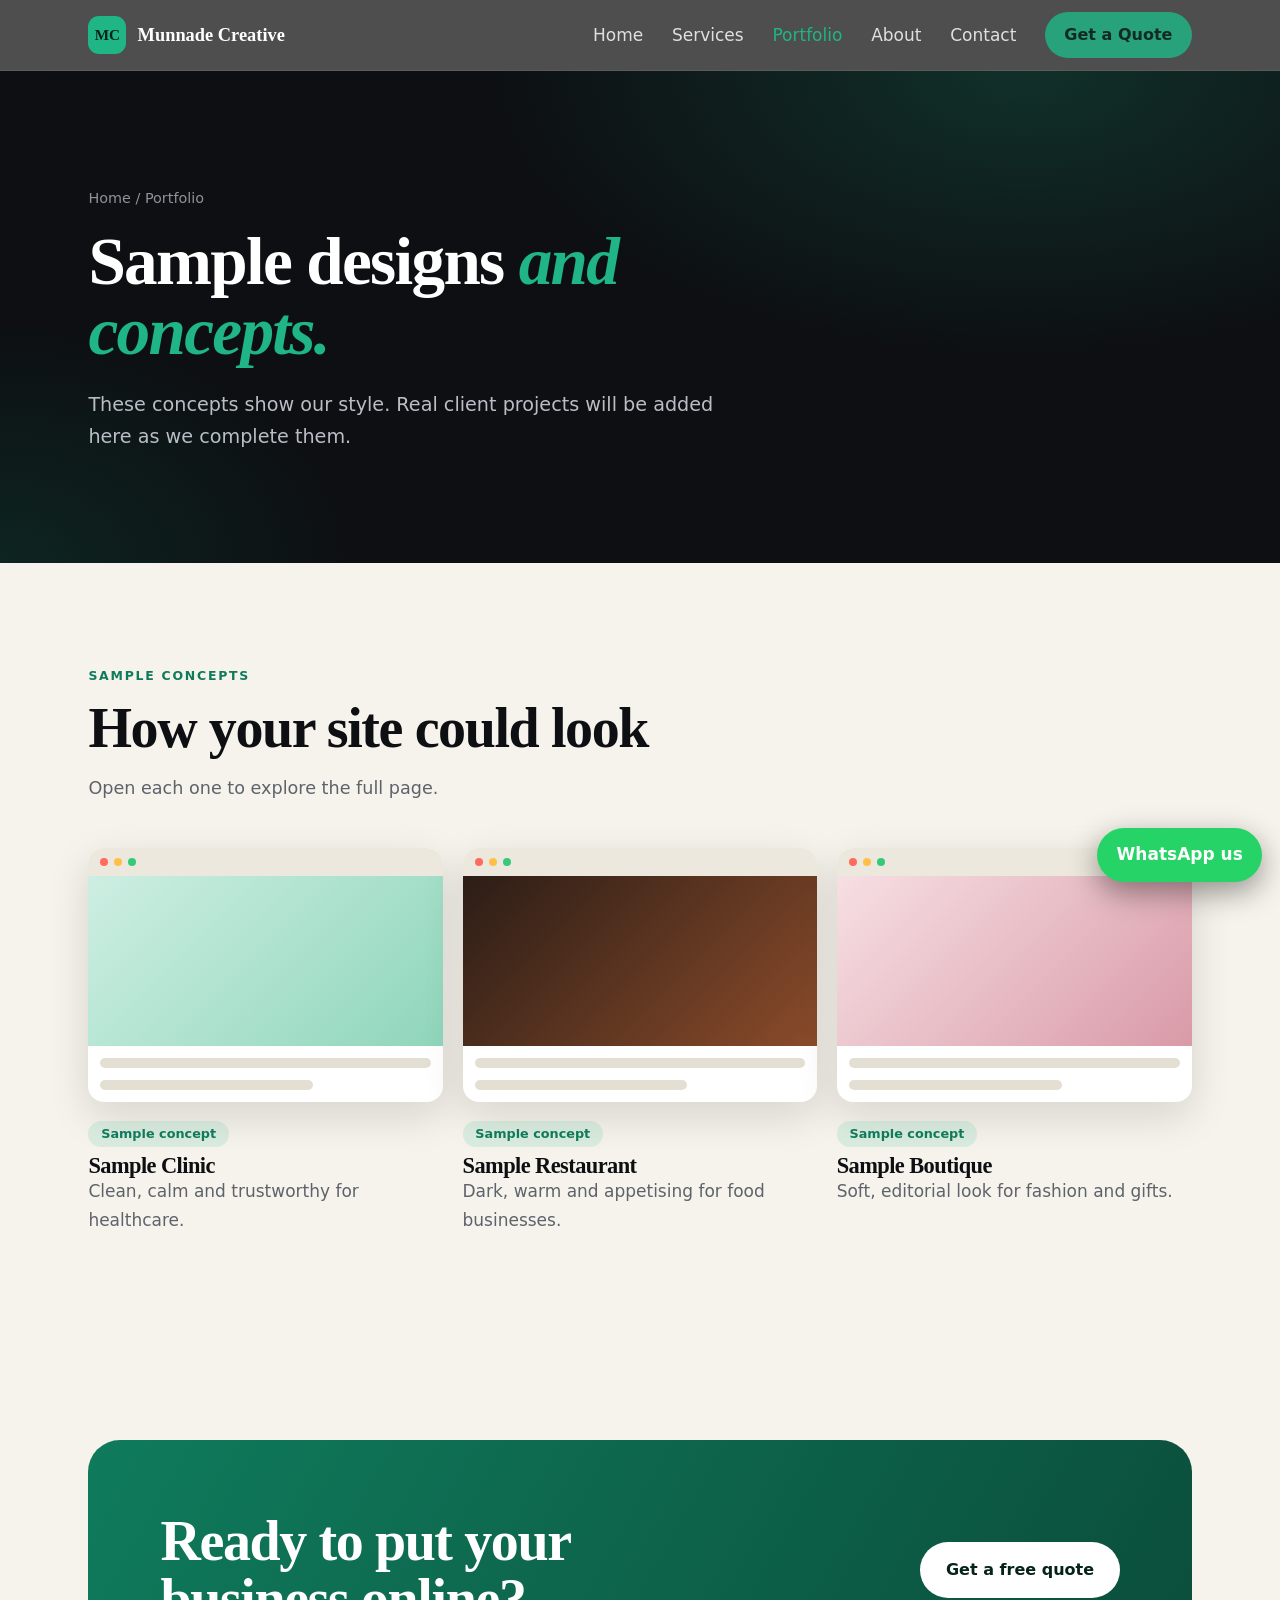
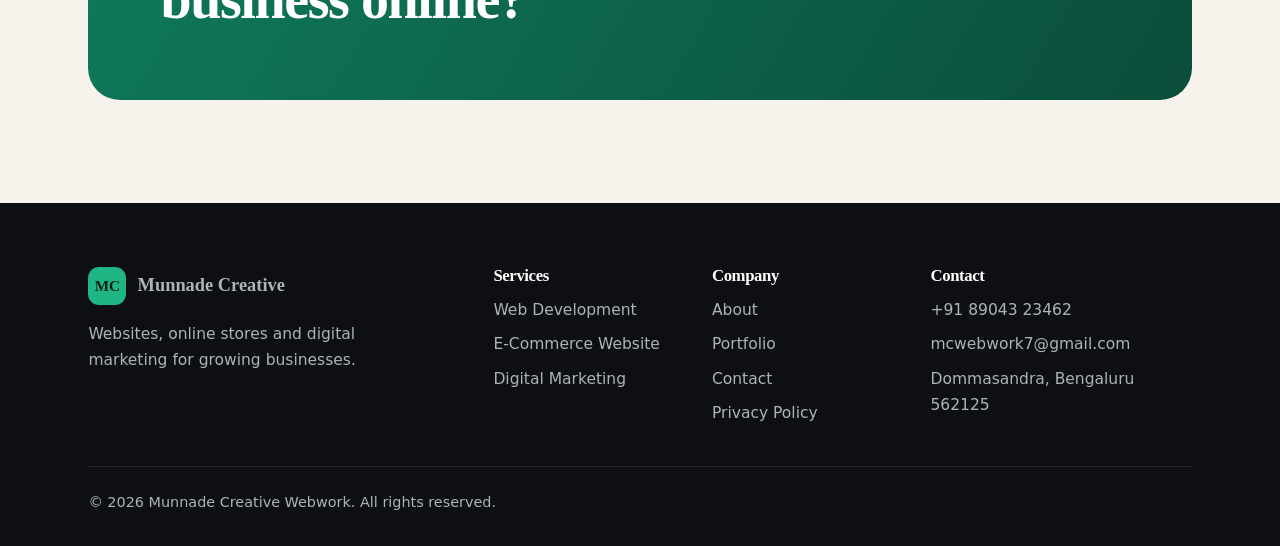
<file: portfolio.html>
<!DOCTYPE html><html lang="en-IN"><head><meta charset="utf-8"><meta name="viewport" content="width=device-width,initial-scale=1">
<title>Sample Website Designs | Munnade Creative Webwork</title><meta name="description" content="Concept designs for clinics, restaurants and boutiques by Munnade Creative Webwork, Bengaluru."><meta name="keywords" content="web design Bengaluru, website developer Dommasandra, affordable website design, ecommerce website India, digital marketing Bengaluru, SEO services Bengaluru, Munnade Creative Webwork"><meta name="robots" content="index,follow,max-image-preview:large"><meta name="theme-color" content="#0D0F12">
<meta http-equiv="Content-Security-Policy" content="default-src 'self'; script-src 'self'; style-src 'self' https://fonts.googleapis.com; font-src https://fonts.gstatic.com; img-src 'self' data:; connect-src 'self' https://formspree.io; form-action 'self' https://formspree.io; base-uri 'self'; object-src 'none'"><meta name="referrer" content="strict-origin-when-cross-origin">
<link rel="canonical" href="https://arjunyoga2000-pixel.github.io/MCwebwork.github.io/portfolio.html"><link rel="icon" href="assets/favicon.svg" type="image/svg+xml">
<meta property="og:type" content="website"><meta property="og:site_name" content="Munnade Creative Webwork"><meta property="og:title" content="Sample Website Designs | Munnade Creative Webwork"><meta property="og:description" content="Concept designs for clinics, restaurants and boutiques by Munnade Creative Webwork, Bengaluru."><meta property="og:url" content="https://arjunyoga2000-pixel.github.io/MCwebwork.github.io/portfolio.html"><meta property="og:locale" content="en_IN"><meta name="twitter:card" content="summary">
<meta name="geo.region" content="IN-KA"><meta name="geo.placename" content="Bengaluru">
<link rel="preconnect" href="https://fonts.googleapis.com"><link rel="preconnect" href="https://fonts.gstatic.com" crossorigin>
<link href="https://fonts.googleapis.com/css2?family=DM+Sans:wght@400;500;700&family=Fraunces:ital,opsz,wght@0,9..144,600;1,9..144,600&display=swap" rel="stylesheet">
<link rel="stylesheet" href="assets/style.css"></head><body><a class="skip" href="#main">Skip to content</a><header><div class="w"><nav aria-label="Main"><a class="logo" href="index.html"><span class="mc">MC</span>Munnade Creative</a><button class="menu" aria-expanded="false" aria-controls="nv">Menu</button><ul id="nv"><li><a href="index.html">Home</a></li><li><a href="services.html">Services</a></li><li><a href="portfolio.html" aria-current=page>Portfolio</a></li><li><a href="about.html">About</a></li><li><a href="contact.html">Contact</a></li><li><a class="btn" href="contact.html#quote">Get a Quote</a></li></ul></nav></div></header><main id="main"><div class="hero sm"><div class="w"><div class="hg"><div><p class="crumb"><a href="index.html">Home</a> / Portfolio</p><h1>Sample designs <em>and concepts.</em></h1><p class="lead">These concepts show our style. Real client projects will be added here as we complete them.</p></div></div></div></div><section class=""><div class="w"><span class="lab">Sample concepts</span><h2>How your site could look</h2><p class="sub">Open each one to explore the full page.</p><div class="g3"><a class="sm-card rv" href="samples/clinic.html"><div class="bf a"><i></i><b></b><s></s><s></s></div><span class="tag">Sample concept</span><h3>Sample Clinic</h3><p>Clean, calm and trustworthy for healthcare.</p></a><a class="sm-card rv" href="samples/restaurant.html"><div class="bf b"><i></i><b></b><s></s><s></s></div><span class="tag">Sample concept</span><h3>Sample Restaurant</h3><p>Dark, warm and appetising for food businesses.</p></a><a class="sm-card rv" href="samples/boutique.html"><div class="bf c"><i></i><b></b><s></s><s></s></div><span class="tag">Sample concept</span><h3>Sample Boutique</h3><p>Soft, editorial look for fashion and gifts.</p></a></div></div></section><section><div class="w"><div class="cta rv"><h2>Ready to put your business online?</h2><a class="btn" href="contact.html#quote">Get a free quote</a></div></div></section></main><a class="wa" href="https://wa.me/918904323462?text=Hi%20Munnade%20Creative%20Webwork%2C%20I%20need%20a%20website" target="_blank" rel="noopener noreferrer">WhatsApp us</a>
<footer><div class="w"><div class="fg"><div><a class="logo" href="index.html"><span class="mc">MC</span>Munnade Creative</a><p class="fm">Websites, online stores and digital marketing for growing businesses.</p></div>
<div><h4>Services</h4><ul><li><a href="web-development.html">Web Development</a></li><li><a href="ecommerce-website.html">E-Commerce Website</a></li><li><a href="digital-marketing.html">Digital Marketing</a></li></ul></div><div><h4>Company</h4><ul><li><a href="about.html">About</a></li><li><a href="portfolio.html">Portfolio</a></li><li><a href="contact.html">Contact</a></li><li><a href="privacy-policy.html">Privacy Policy</a></li></ul></div>
<div><h4>Contact</h4><ul><li><a href="tel:+918904323462">+91 89043 23462</a></li><li><a href="mailto:mcwebwork7@gmail.com">mcwebwork7@gmail.com</a></li><li>Dommasandra, Bengaluru 562125</li></ul></div></div>
<p class="copy">© <span id="y">2026</span> Munnade Creative Webwork. All rights reserved.</p></div></footer><script src="assets/app.js" defer></script></body></html>
</file>
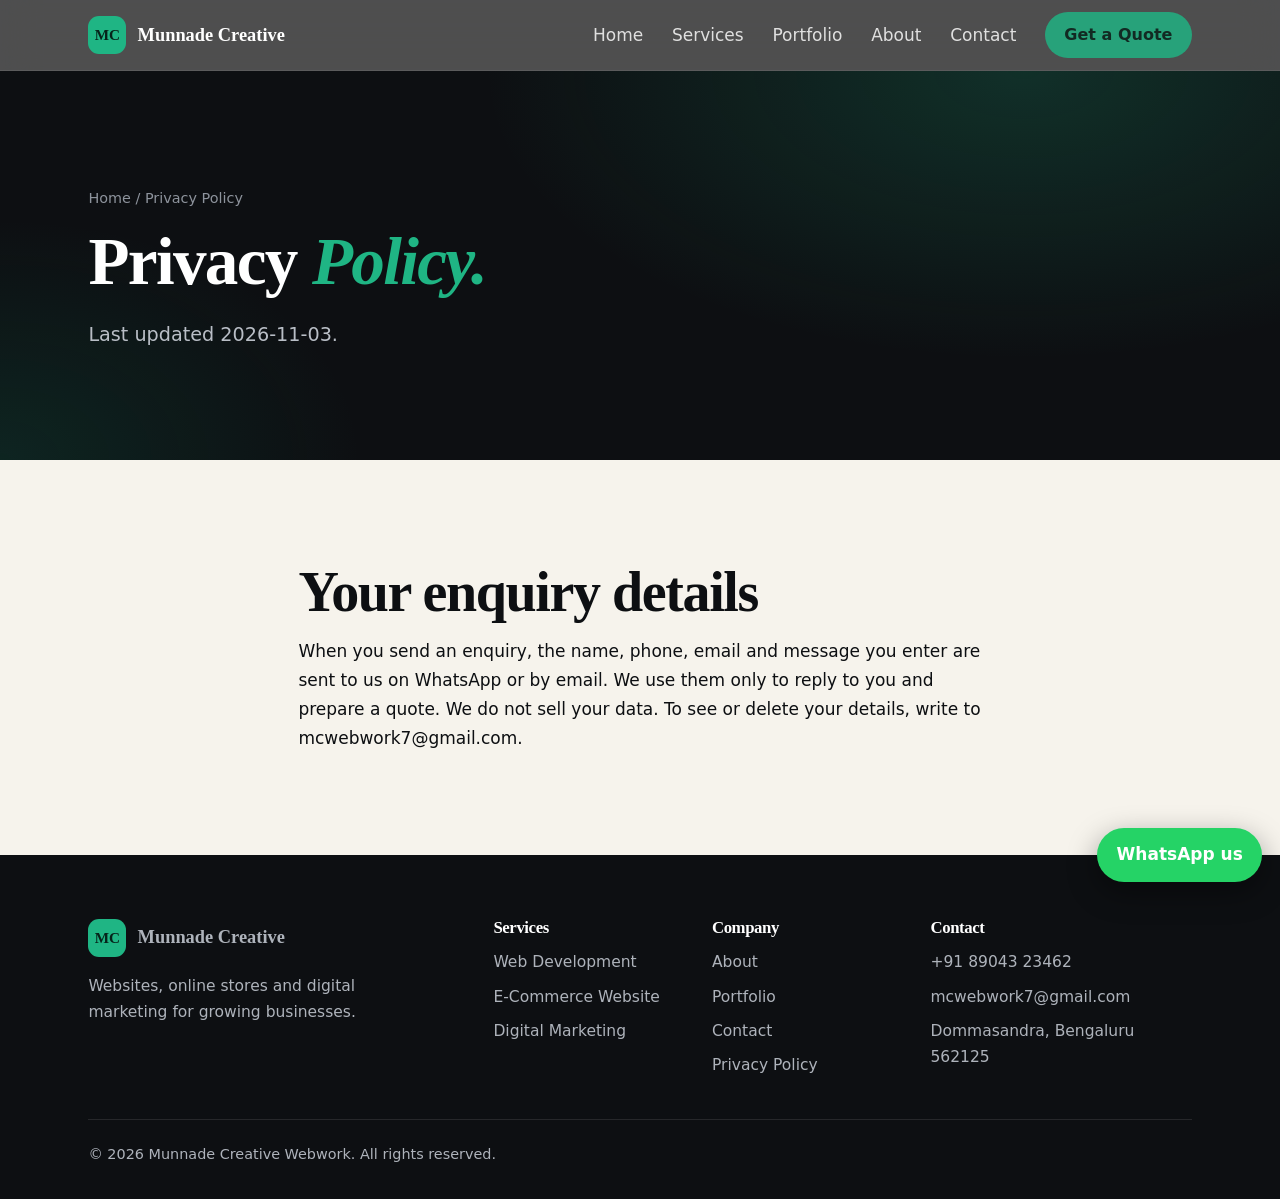
<file: privacy-policy.html>
<!DOCTYPE html><html lang="en-IN"><head><meta charset="utf-8"><meta name="viewport" content="width=device-width,initial-scale=1">
<title>Privacy Policy | Munnade Creative Webwork</title><meta name="description" content="How Munnade Creative Webwork collects and uses your enquiry details."><meta name="keywords" content="web design Bengaluru, website developer Dommasandra, affordable website design, ecommerce website India, digital marketing Bengaluru, SEO services Bengaluru, Munnade Creative Webwork"><meta name="robots" content="index,follow,max-image-preview:large"><meta name="theme-color" content="#0D0F12">
<meta http-equiv="Content-Security-Policy" content="default-src 'self'; script-src 'self'; style-src 'self' https://fonts.googleapis.com; font-src https://fonts.gstatic.com; img-src 'self' data:; connect-src 'self' https://formspree.io; form-action 'self' https://formspree.io; base-uri 'self'; object-src 'none'"><meta name="referrer" content="strict-origin-when-cross-origin">
<link rel="canonical" href="https://arjunyoga2000-pixel.github.io/MCwebwork.github.io/privacy-policy.html"><link rel="icon" href="assets/favicon.svg" type="image/svg+xml">
<meta property="og:type" content="website"><meta property="og:site_name" content="Munnade Creative Webwork"><meta property="og:title" content="Privacy Policy | Munnade Creative Webwork"><meta property="og:description" content="How Munnade Creative Webwork collects and uses your enquiry details."><meta property="og:url" content="https://arjunyoga2000-pixel.github.io/MCwebwork.github.io/privacy-policy.html"><meta property="og:locale" content="en_IN"><meta name="twitter:card" content="summary">
<meta name="geo.region" content="IN-KA"><meta name="geo.placename" content="Bengaluru">
<link rel="preconnect" href="https://fonts.googleapis.com"><link rel="preconnect" href="https://fonts.gstatic.com" crossorigin>
<link href="https://fonts.googleapis.com/css2?family=DM+Sans:wght@400;500;700&family=Fraunces:ital,opsz,wght@0,9..144,600;1,9..144,600&display=swap" rel="stylesheet">
<link rel="stylesheet" href="assets/style.css"></head><body><a class="skip" href="#main">Skip to content</a><header><div class="w"><nav aria-label="Main"><a class="logo" href="index.html"><span class="mc">MC</span>Munnade Creative</a><button class="menu" aria-expanded="false" aria-controls="nv">Menu</button><ul id="nv"><li><a href="index.html">Home</a></li><li><a href="services.html">Services</a></li><li><a href="portfolio.html">Portfolio</a></li><li><a href="about.html">About</a></li><li><a href="contact.html">Contact</a></li><li><a class="btn" href="contact.html#quote">Get a Quote</a></li></ul></nav></div></header><main id="main"><div class="hero sm"><div class="w"><div class="hg"><div><p class="crumb"><a href="index.html">Home</a> / Privacy Policy</p><h1>Privacy <em>Policy.</em></h1><p class="lead">Last updated 2026-11-03.</p></div></div></div></div><section><div class="w nar"><h2>Your enquiry details</h2><p>When you send an enquiry, the name, phone, email and message you enter are sent to us on WhatsApp or by email. We use them only to reply to you and prepare a quote. We do not sell your data. To see or delete your details, write to mcwebwork7@gmail.com.</p></div></section></main><a class="wa" href="https://wa.me/918904323462?text=Hi%20Munnade%20Creative%20Webwork%2C%20I%20need%20a%20website" target="_blank" rel="noopener noreferrer">WhatsApp us</a>
<footer><div class="w"><div class="fg"><div><a class="logo" href="index.html"><span class="mc">MC</span>Munnade Creative</a><p class="fm">Websites, online stores and digital marketing for growing businesses.</p></div>
<div><h4>Services</h4><ul><li><a href="web-development.html">Web Development</a></li><li><a href="ecommerce-website.html">E-Commerce Website</a></li><li><a href="digital-marketing.html">Digital Marketing</a></li></ul></div><div><h4>Company</h4><ul><li><a href="about.html">About</a></li><li><a href="portfolio.html">Portfolio</a></li><li><a href="contact.html">Contact</a></li><li><a href="privacy-policy.html">Privacy Policy</a></li></ul></div>
<div><h4>Contact</h4><ul><li><a href="tel:+918904323462">+91 89043 23462</a></li><li><a href="mailto:mcwebwork7@gmail.com">mcwebwork7@gmail.com</a></li><li>Dommasandra, Bengaluru 562125</li></ul></div></div>
<p class="copy">© <span id="y">2026</span> Munnade Creative Webwork. All rights reserved.</p></div></footer><script src="assets/app.js" defer></script></body></html>
</file>
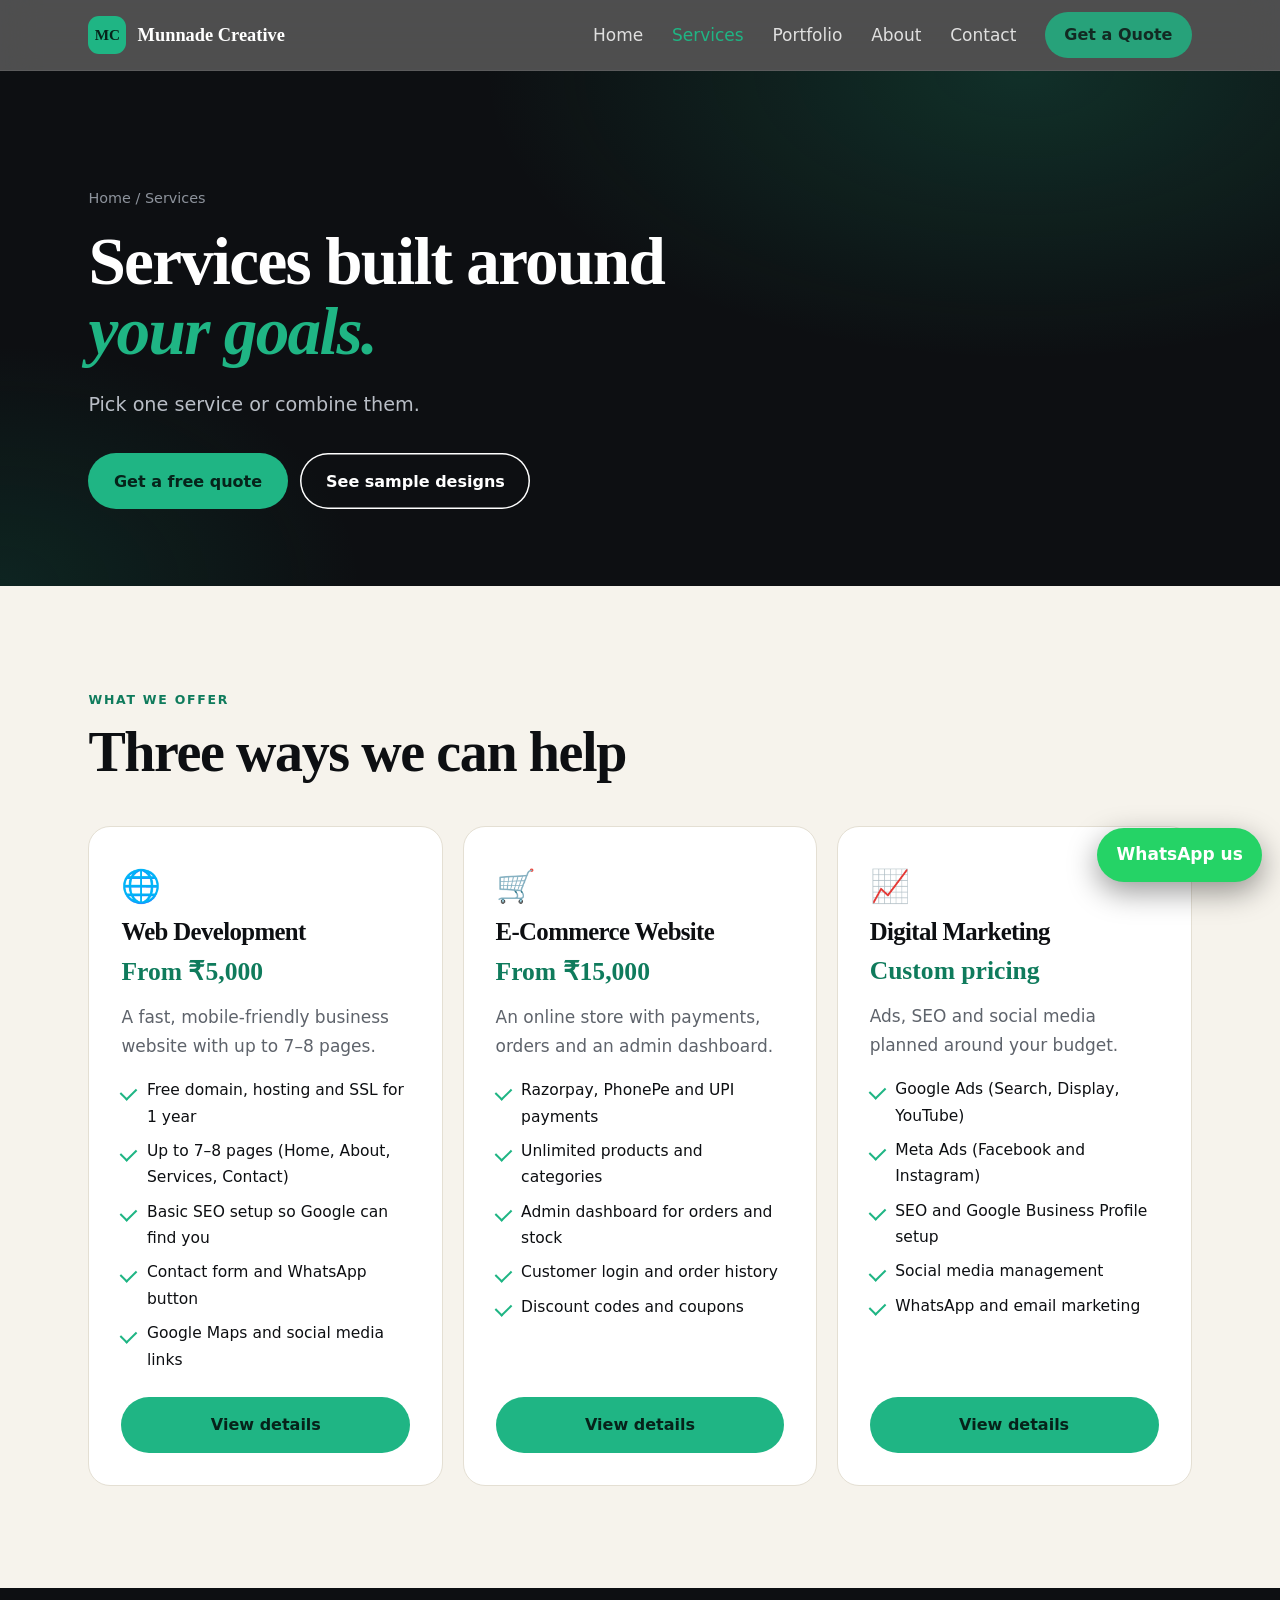
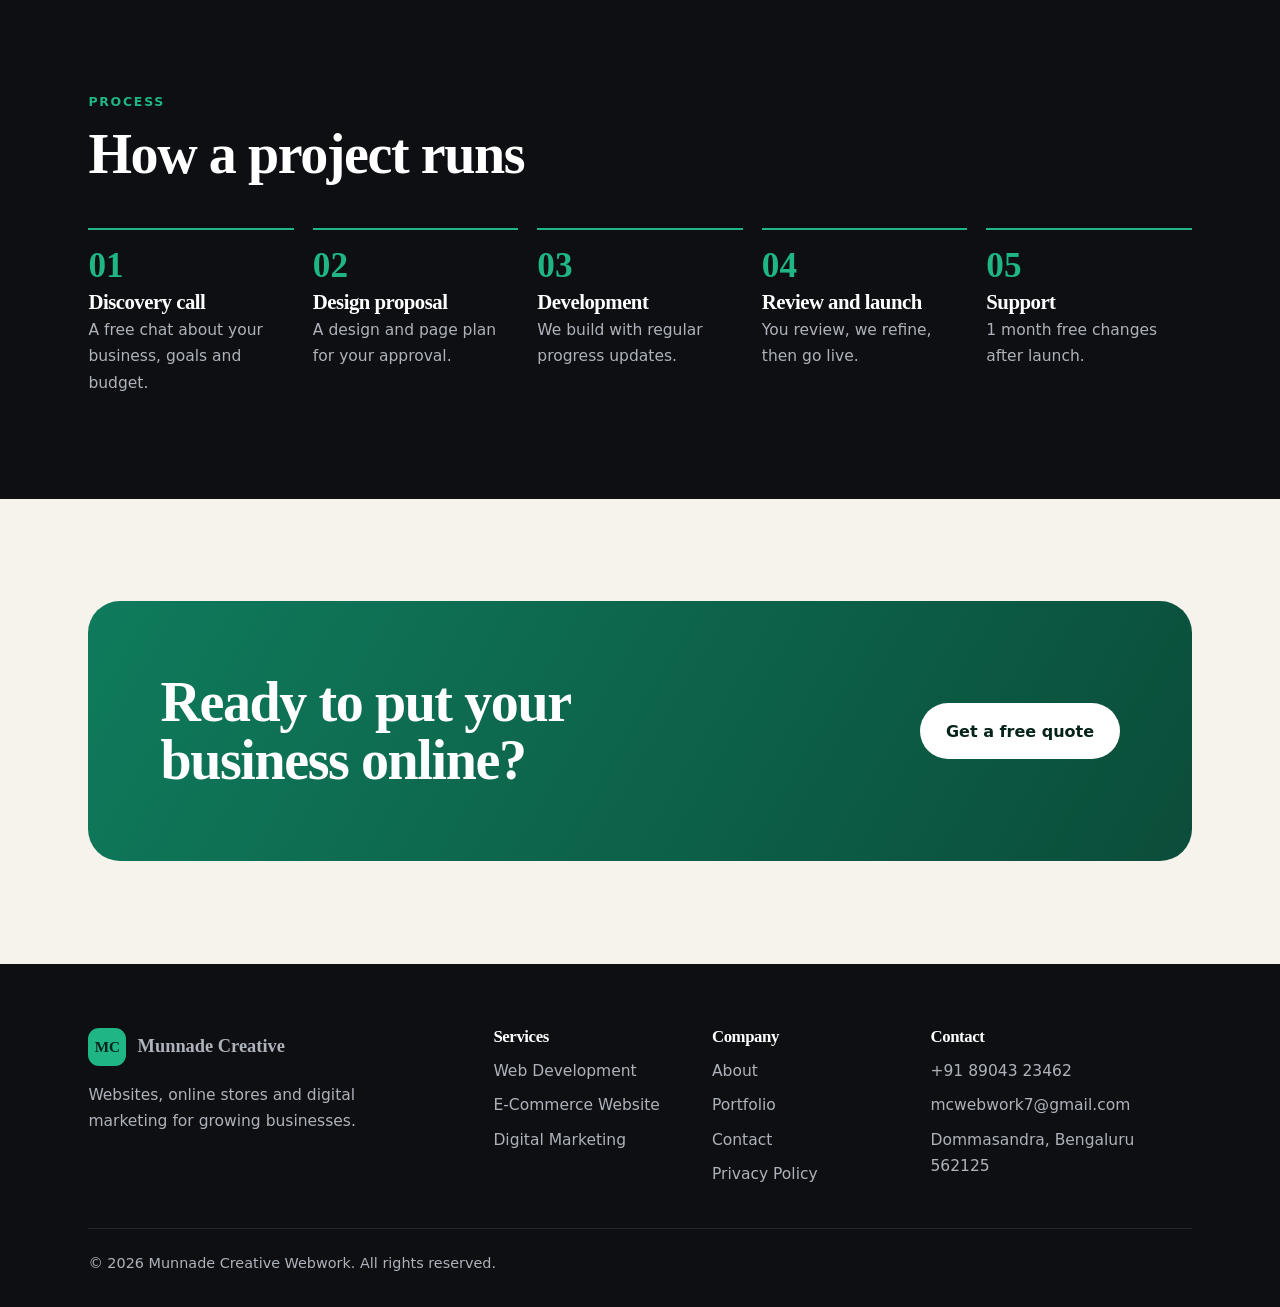
<file: services.html>
<!DOCTYPE html><html lang="en-IN"><head><meta charset="utf-8"><meta name="viewport" content="width=device-width,initial-scale=1">
<title>Web, E-Commerce & Marketing Services | Munnade Creative</title><meta name="description" content="Web development from ₹5,000, e-commerce from ₹15,000 and digital marketing in Bengaluru."><meta name="keywords" content="web design Bengaluru, website developer Dommasandra, affordable website design, ecommerce website India, digital marketing Bengaluru, SEO services Bengaluru, Munnade Creative Webwork"><meta name="robots" content="index,follow,max-image-preview:large"><meta name="theme-color" content="#0D0F12">
<meta http-equiv="Content-Security-Policy" content="default-src 'self'; script-src 'self'; style-src 'self' https://fonts.googleapis.com; font-src https://fonts.gstatic.com; img-src 'self' data:; connect-src 'self' https://formspree.io; form-action 'self' https://formspree.io; base-uri 'self'; object-src 'none'"><meta name="referrer" content="strict-origin-when-cross-origin">
<link rel="canonical" href="https://arjunyoga2000-pixel.github.io/MCwebwork.github.io/services.html"><link rel="icon" href="assets/favicon.svg" type="image/svg+xml">
<meta property="og:type" content="website"><meta property="og:site_name" content="Munnade Creative Webwork"><meta property="og:title" content="Web, E-Commerce & Marketing Services | Munnade Creative"><meta property="og:description" content="Web development from ₹5,000, e-commerce from ₹15,000 and digital marketing in Bengaluru."><meta property="og:url" content="https://arjunyoga2000-pixel.github.io/MCwebwork.github.io/services.html"><meta property="og:locale" content="en_IN"><meta name="twitter:card" content="summary">
<meta name="geo.region" content="IN-KA"><meta name="geo.placename" content="Bengaluru">
<link rel="preconnect" href="https://fonts.googleapis.com"><link rel="preconnect" href="https://fonts.gstatic.com" crossorigin>
<link href="https://fonts.googleapis.com/css2?family=DM+Sans:wght@400;500;700&family=Fraunces:ital,opsz,wght@0,9..144,600;1,9..144,600&display=swap" rel="stylesheet">
<link rel="stylesheet" href="assets/style.css"></head><body><a class="skip" href="#main">Skip to content</a><header><div class="w"><nav aria-label="Main"><a class="logo" href="index.html"><span class="mc">MC</span>Munnade Creative</a><button class="menu" aria-expanded="false" aria-controls="nv">Menu</button><ul id="nv"><li><a href="index.html">Home</a></li><li><a href="services.html" aria-current=page>Services</a></li><li><a href="portfolio.html">Portfolio</a></li><li><a href="about.html">About</a></li><li><a href="contact.html">Contact</a></li><li><a class="btn" href="contact.html#quote">Get a Quote</a></li></ul></nav></div></header><main id="main"><div class="hero sm"><div class="w"><div class="hg"><div><p class="crumb"><a href="index.html">Home</a> / Services</p><h1>Services built around <em>your goals.</em></h1><p class="lead">Pick one service or combine them.</p><div class="row"><a class="btn" href="contact.html#quote">Get a free quote</a><a class="btn o" href="portfolio.html">See sample designs</a></div></div></div></div></div><section class=""><div class="w"><span class="lab">What we offer</span><h2>Three ways we can help</h2><p class="sub"></p><div class="g3"><article class="card rv"><span class="ic">🌐</span><h3>Web Development</h3><div class="pr">From ₹5,000</div><p>A fast, mobile-friendly business website with up to 7–8 pages.</p><ul class="ft"><li>Free domain, hosting and SSL for 1 year</li><li>Up to 7–8 pages (Home, About, Services, Contact)</li><li>Basic SEO setup so Google can find you</li><li>Contact form and WhatsApp button</li><li>Google Maps and social media links</li></ul><a class="btn" href="web-development.html">View details</a></article><article class="card rv"><span class="ic">🛒</span><h3>E-Commerce Website</h3><div class="pr">From ₹15,000</div><p>An online store with payments, orders and an admin dashboard.</p><ul class="ft"><li>Razorpay, PhonePe and UPI payments</li><li>Unlimited products and categories</li><li>Admin dashboard for orders and stock</li><li>Customer login and order history</li><li>Discount codes and coupons</li></ul><a class="btn" href="ecommerce-website.html">View details</a></article><article class="card rv"><span class="ic">📈</span><h3>Digital Marketing</h3><div class="pr">Custom pricing</div><p>Ads, SEO and social media planned around your budget.</p><ul class="ft"><li>Google Ads (Search, Display, YouTube)</li><li>Meta Ads (Facebook and Instagram)</li><li>SEO and Google Business Profile setup</li><li>Social media management</li><li>WhatsApp and email marketing</li></ul><a class="btn" href="digital-marketing.html">View details</a></article></div></div></section><section class="dk"><div class="w"><span class="lab">Process</span><h2>How a project runs</h2><p class="sub"></p><ol class="steps"><li><h4>Discovery call</h4><p>A free chat about your business, goals and budget.</p></li><li><h4>Design proposal</h4><p>A design and page plan for your approval.</p></li><li><h4>Development</h4><p>We build with regular progress updates.</p></li><li><h4>Review and launch</h4><p>You review, we refine, then go live.</p></li><li><h4>Support</h4><p>1 month free changes after launch.</p></li></ol></div></section><section><div class="w"><div class="cta rv"><h2>Ready to put your business online?</h2><a class="btn" href="contact.html#quote">Get a free quote</a></div></div></section></main><a class="wa" href="https://wa.me/918904323462?text=Hi%20Munnade%20Creative%20Webwork%2C%20I%20need%20a%20website" target="_blank" rel="noopener noreferrer">WhatsApp us</a>
<footer><div class="w"><div class="fg"><div><a class="logo" href="index.html"><span class="mc">MC</span>Munnade Creative</a><p class="fm">Websites, online stores and digital marketing for growing businesses.</p></div>
<div><h4>Services</h4><ul><li><a href="web-development.html">Web Development</a></li><li><a href="ecommerce-website.html">E-Commerce Website</a></li><li><a href="digital-marketing.html">Digital Marketing</a></li></ul></div><div><h4>Company</h4><ul><li><a href="about.html">About</a></li><li><a href="portfolio.html">Portfolio</a></li><li><a href="contact.html">Contact</a></li><li><a href="privacy-policy.html">Privacy Policy</a></li></ul></div>
<div><h4>Contact</h4><ul><li><a href="tel:+918904323462">+91 89043 23462</a></li><li><a href="mailto:mcwebwork7@gmail.com">mcwebwork7@gmail.com</a></li><li>Dommasandra, Bengaluru 562125</li></ul></div></div>
<p class="copy">© <span id="y">2026</span> Munnade Creative Webwork. All rights reserved.</p></div></footer><script src="assets/app.js" defer></script></body></html>
</file>
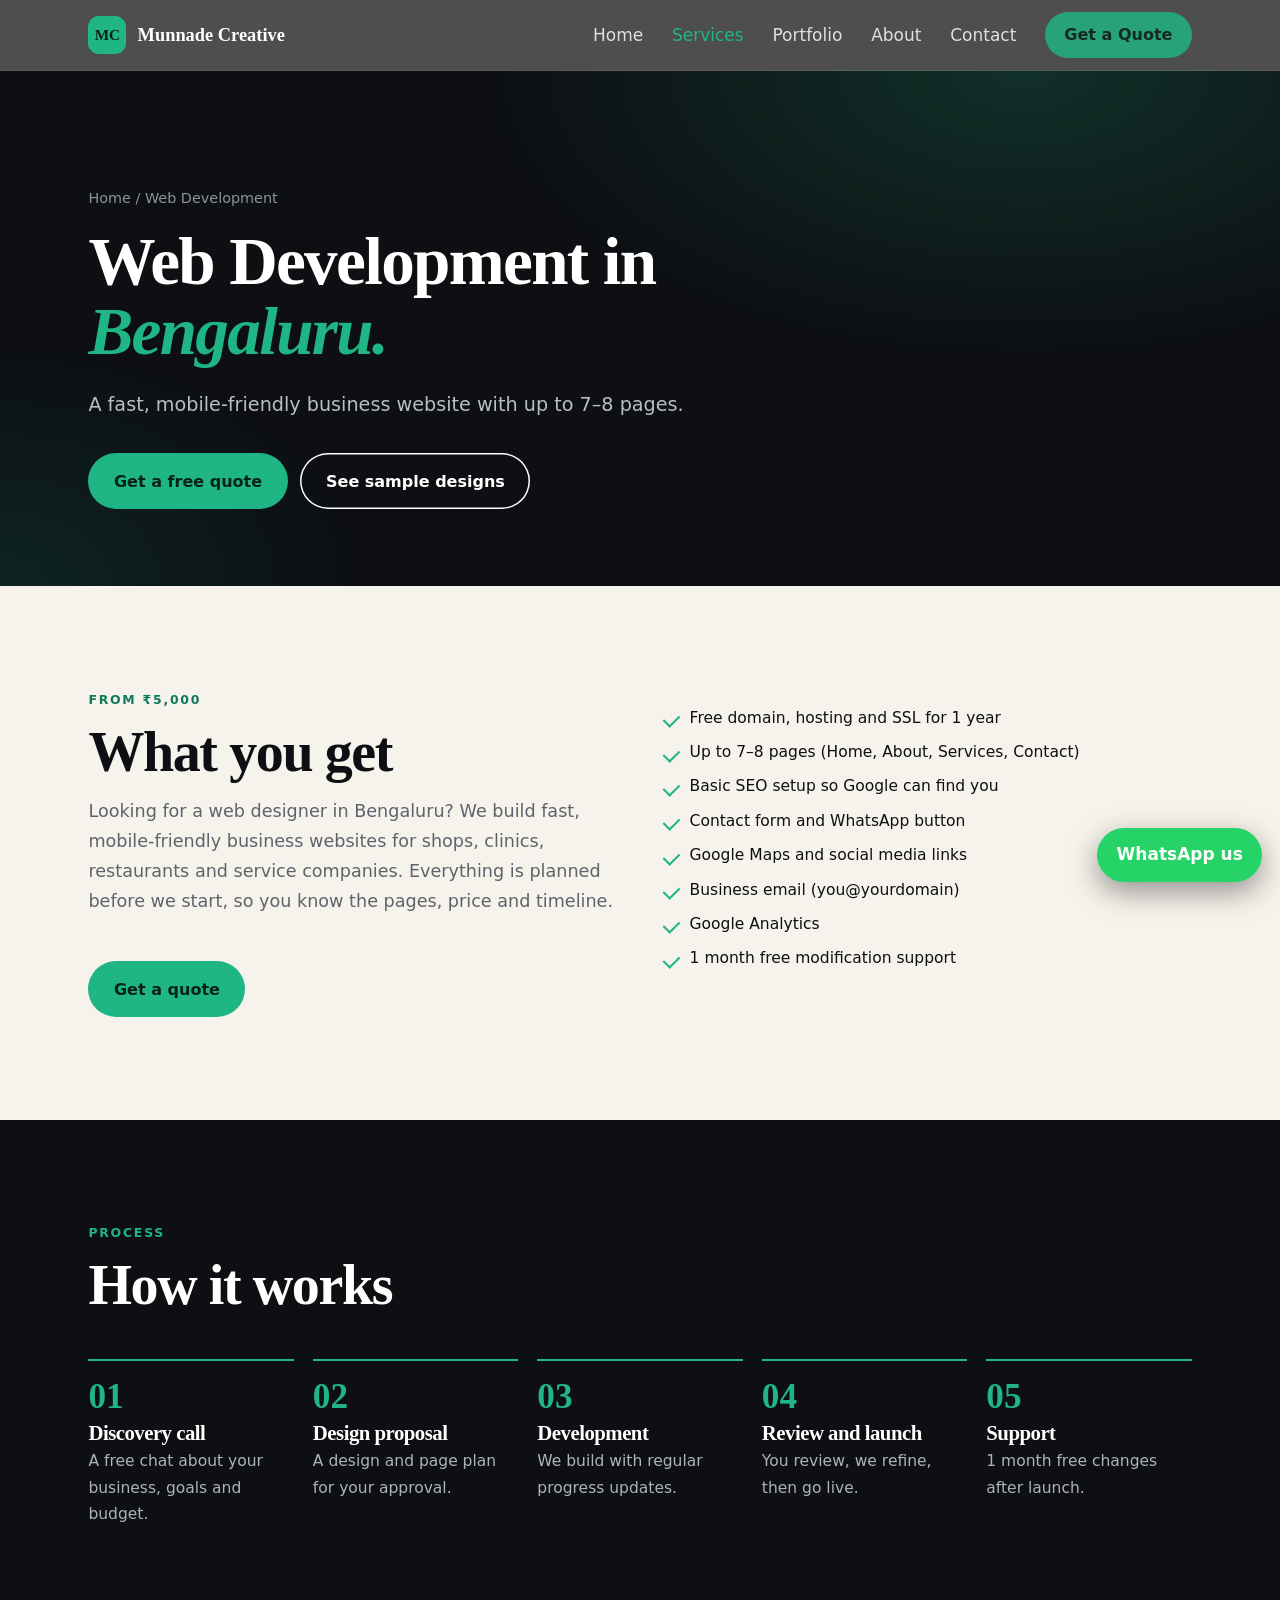
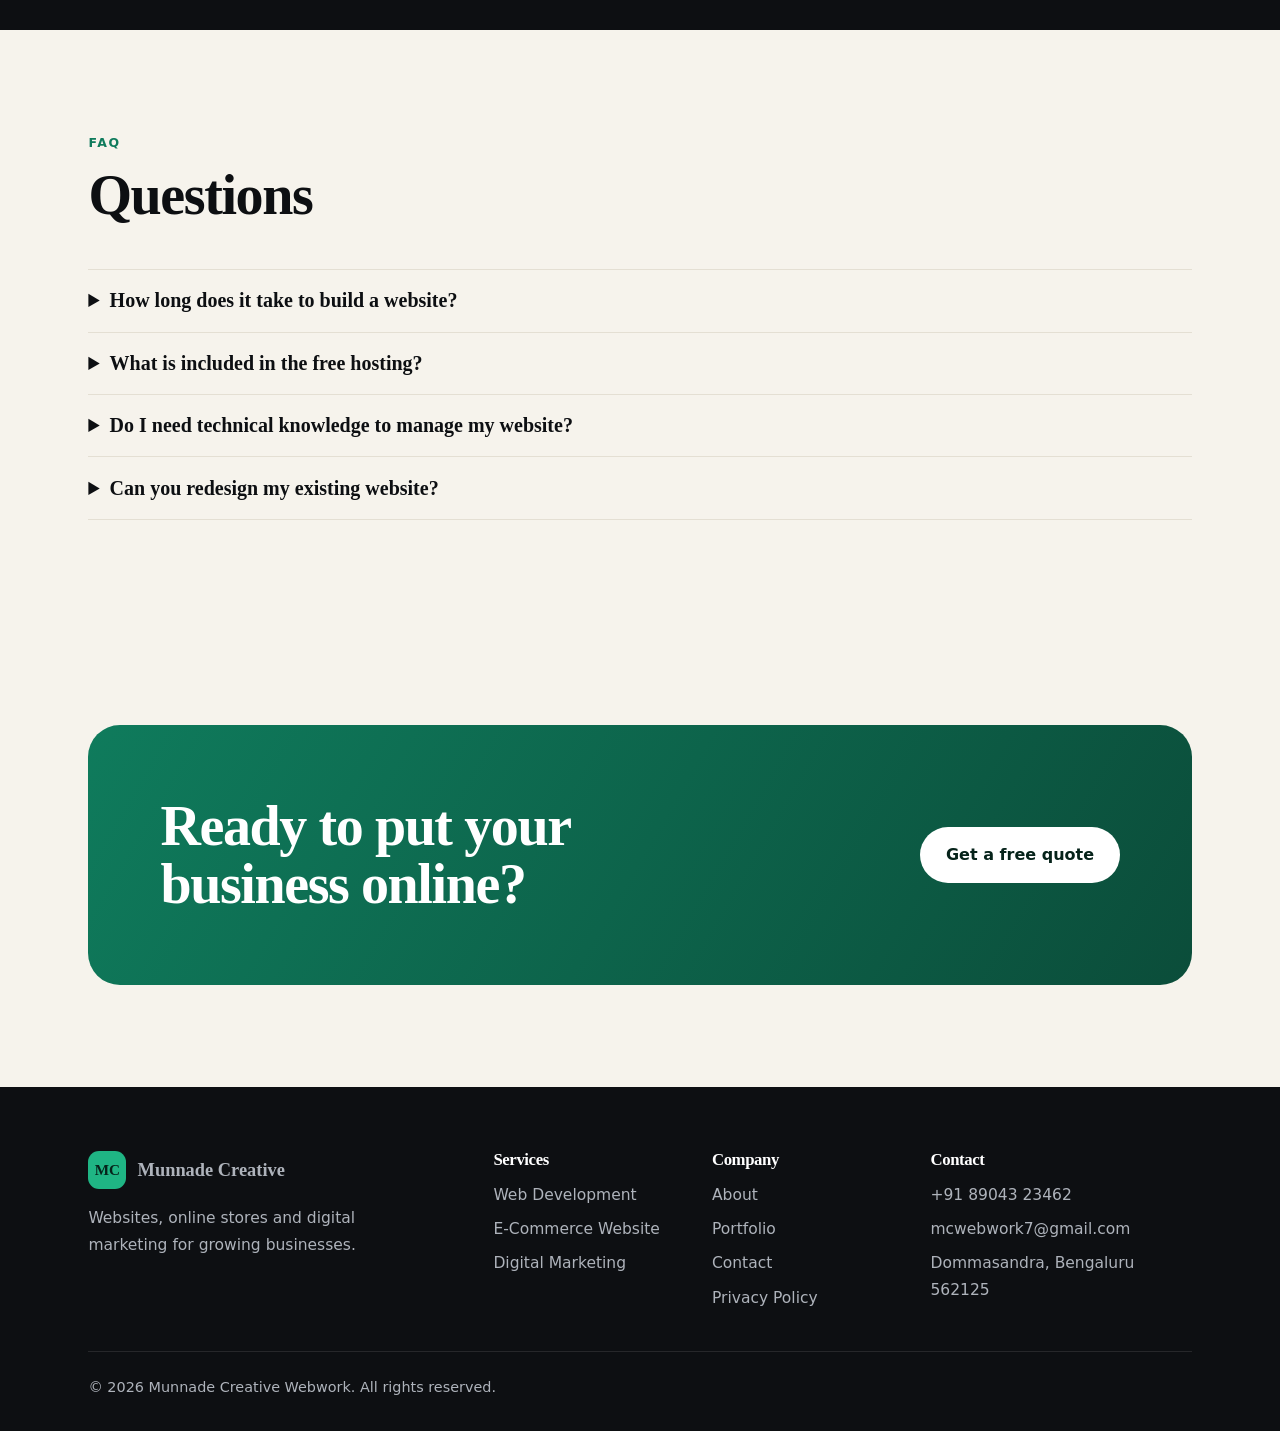
<file: web-development.html>
<!DOCTYPE html><html lang="en-IN"><head><meta charset="utf-8"><meta name="viewport" content="width=device-width,initial-scale=1">
<title>Web Development in Bengaluru | Munnade Creative Webwork</title><meta name="description" content="A fast, mobile-friendly business website with up to 7–8 pages. From ₹5,000. Based in Dommasandra, Bengaluru."><meta name="keywords" content="web development Bengaluru, web development Dommasandra, web design Bengaluru, website developer Dommasandra, affordable website design, ecommerce website India, digital marketing Bengaluru, SEO services Bengaluru, Munnade Creative Webwork"><meta name="robots" content="index,follow,max-image-preview:large"><meta name="theme-color" content="#0D0F12">
<meta http-equiv="Content-Security-Policy" content="default-src 'self'; script-src 'self'; style-src 'self' https://fonts.googleapis.com; font-src https://fonts.gstatic.com; img-src 'self' data:; connect-src 'self' https://formspree.io; form-action 'self' https://formspree.io; base-uri 'self'; object-src 'none'"><meta name="referrer" content="strict-origin-when-cross-origin">
<link rel="canonical" href="https://arjunyoga2000-pixel.github.io/MCwebwork.github.io/web-development.html"><link rel="icon" href="assets/favicon.svg" type="image/svg+xml">
<meta property="og:type" content="website"><meta property="og:site_name" content="Munnade Creative Webwork"><meta property="og:title" content="Web Development in Bengaluru | Munnade Creative Webwork"><meta property="og:description" content="A fast, mobile-friendly business website with up to 7–8 pages. From ₹5,000. Based in Dommasandra, Bengaluru."><meta property="og:url" content="https://arjunyoga2000-pixel.github.io/MCwebwork.github.io/web-development.html"><meta property="og:locale" content="en_IN"><meta name="twitter:card" content="summary">
<meta name="geo.region" content="IN-KA"><meta name="geo.placename" content="Bengaluru">
<link rel="preconnect" href="https://fonts.googleapis.com"><link rel="preconnect" href="https://fonts.gstatic.com" crossorigin>
<link href="https://fonts.googleapis.com/css2?family=DM+Sans:wght@400;500;700&family=Fraunces:ital,opsz,wght@0,9..144,600;1,9..144,600&display=swap" rel="stylesheet">
<link rel="stylesheet" href="assets/style.css"><script type="application/ld+json">{"@context": "https://schema.org", "@type": "Service", "name": "Web Development", "provider": {"@type": "ProfessionalService", "name": "Munnade Creative Webwork"}, "areaServed": "Bengaluru", "description": "A fast, mobile-friendly business website with up to 7–8 pages."}</script></head><body><a class="skip" href="#main">Skip to content</a><header><div class="w"><nav aria-label="Main"><a class="logo" href="index.html"><span class="mc">MC</span>Munnade Creative</a><button class="menu" aria-expanded="false" aria-controls="nv">Menu</button><ul id="nv"><li><a href="index.html">Home</a></li><li><a href="services.html" aria-current=page>Services</a></li><li><a href="portfolio.html">Portfolio</a></li><li><a href="about.html">About</a></li><li><a href="contact.html">Contact</a></li><li><a class="btn" href="contact.html#quote">Get a Quote</a></li></ul></nav></div></header><main id="main"><div class="hero sm"><div class="w"><div class="hg"><div><p class="crumb"><a href="index.html">Home</a> / Web Development</p><h1>Web Development in <em>Bengaluru.</em></h1><p class="lead">A fast, mobile-friendly business website with up to 7–8 pages.</p><div class="row"><a class="btn" href="contact.html#quote">Get a free quote</a><a class="btn o" href="portfolio.html">See sample designs</a></div></div></div></div></div><section><div class="w two"><div><span class="lab">From ₹5,000</span><h2>What you get</h2><p class="sub">Looking for a web designer in Bengaluru? We build fast, mobile-friendly business websites for shops, clinics, restaurants and service companies. Everything is planned before we start, so you know the pages, price and timeline.</p><a class="btn" href="contact.html#quote">Get a quote</a></div><ul class="ft"><li>Free domain, hosting and SSL for 1 year</li><li>Up to 7–8 pages (Home, About, Services, Contact)</li><li>Basic SEO setup so Google can find you</li><li>Contact form and WhatsApp button</li><li>Google Maps and social media links</li><li>Business email (you@yourdomain)</li><li>Google Analytics</li><li>1 month free modification support</li></ul></div></section><section class="dk"><div class="w"><span class="lab">Process</span><h2>How it works</h2><p class="sub"></p><ol class="steps"><li><h4>Discovery call</h4><p>A free chat about your business, goals and budget.</p></li><li><h4>Design proposal</h4><p>A design and page plan for your approval.</p></li><li><h4>Development</h4><p>We build with regular progress updates.</p></li><li><h4>Review and launch</h4><p>You review, we refine, then go live.</p></li><li><h4>Support</h4><p>1 month free changes after launch.</p></li></ol></div></section><section class=""><div class="w"><span class="lab">FAQ</span><h2>Questions</h2><p class="sub"></p><details><summary>How long does it take to build a website?</summary><p>A standard business website takes 7–14 working days and an e-commerce website 15–25 days. We share a clear timeline before we start.</p></details><details><summary>What is included in the free hosting?</summary><p>The first year of domain registration, hosting and SSL certificate are included. After that, renewal typically costs ₹2,000–₹4,000 per year.</p></details><details><summary>Do I need technical knowledge to manage my website?</summary><p>No. We show you how to update text, images and products, and you get 1 month of free support.</p></details><details><summary>Can you redesign my existing website?</summary><p>Yes. We can modernise your current site and keep your domain and content.</p></details></div></section><section><div class="w"><div class="cta rv"><h2>Ready to put your business online?</h2><a class="btn" href="contact.html#quote">Get a free quote</a></div></div></section></main><a class="wa" href="https://wa.me/918904323462?text=Hi%20Munnade%20Creative%20Webwork%2C%20I%20need%20a%20website" target="_blank" rel="noopener noreferrer">WhatsApp us</a>
<footer><div class="w"><div class="fg"><div><a class="logo" href="index.html"><span class="mc">MC</span>Munnade Creative</a><p class="fm">Websites, online stores and digital marketing for growing businesses.</p></div>
<div><h4>Services</h4><ul><li><a href="web-development.html">Web Development</a></li><li><a href="ecommerce-website.html">E-Commerce Website</a></li><li><a href="digital-marketing.html">Digital Marketing</a></li></ul></div><div><h4>Company</h4><ul><li><a href="about.html">About</a></li><li><a href="portfolio.html">Portfolio</a></li><li><a href="contact.html">Contact</a></li><li><a href="privacy-policy.html">Privacy Policy</a></li></ul></div>
<div><h4>Contact</h4><ul><li><a href="tel:+918904323462">+91 89043 23462</a></li><li><a href="mailto:mcwebwork7@gmail.com">mcwebwork7@gmail.com</a></li><li>Dommasandra, Bengaluru 562125</li></ul></div></div>
<p class="copy">© <span id="y">2026</span> Munnade Creative Webwork. All rights reserved.</p></div></footer><script src="assets/app.js" defer></script></body></html>
</file>
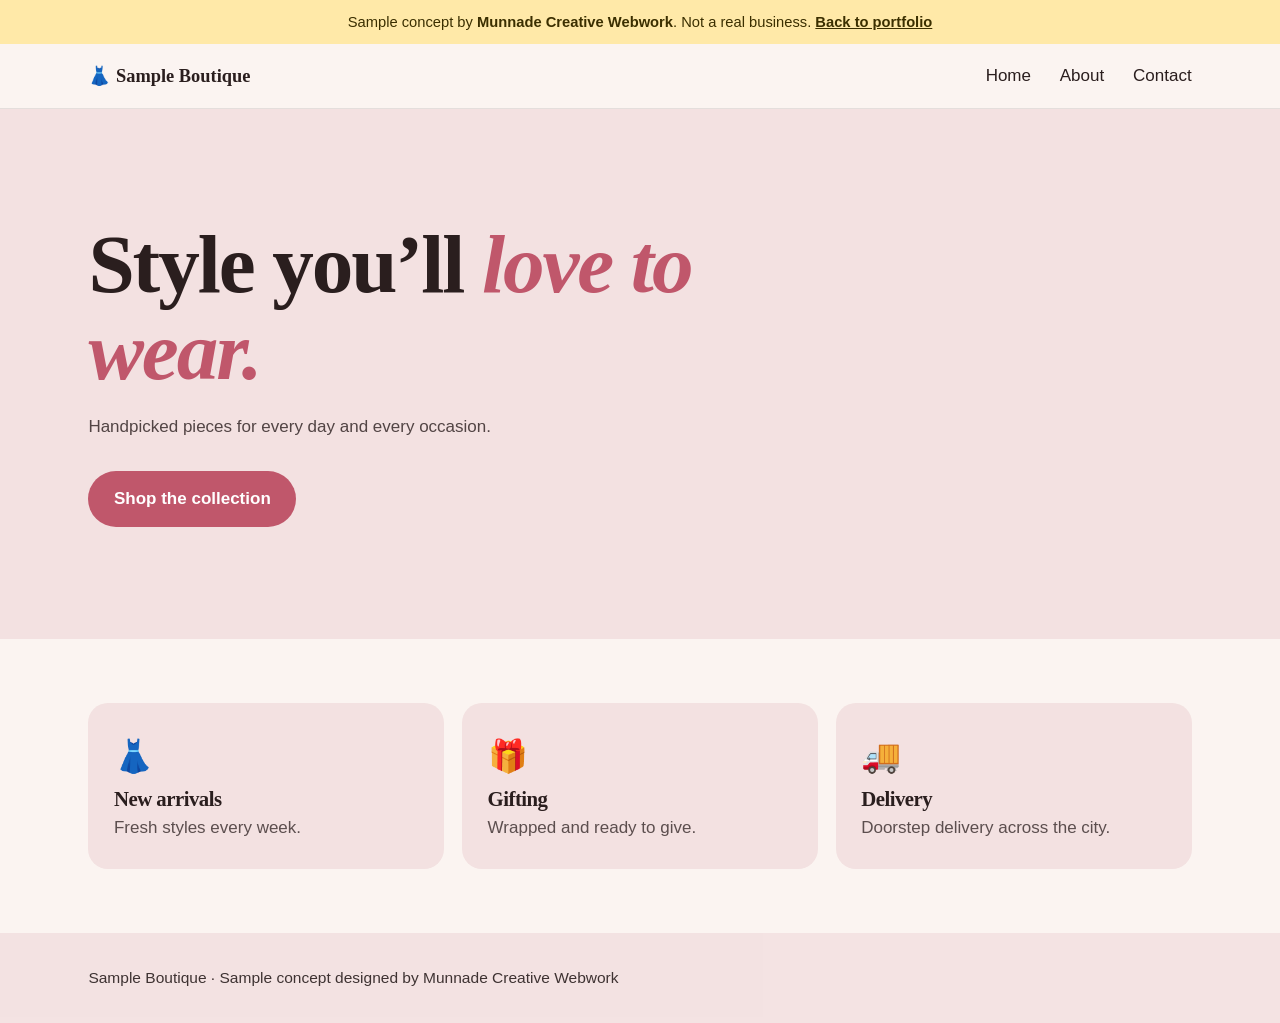
<file: samples/boutique.html>
<!DOCTYPE html><html lang="en-IN"><head><meta charset="utf-8"><meta name="viewport" content="width=device-width,initial-scale=1">
<title>Sample Boutique – Sample Website Concept</title><meta name="description" content="Soft, editorial look for fashion and gifts."><meta name="keywords" content="sample website"><meta name="robots" content="noindex,nofollow"><meta name="theme-color" content="#0D0F12">
<meta http-equiv="Content-Security-Policy" content="default-src 'self'; script-src 'self'; style-src 'self' https://fonts.googleapis.com; font-src https://fonts.gstatic.com; img-src 'self' data:; connect-src 'self' https://formspree.io; form-action 'self' https://formspree.io; base-uri 'self'; object-src 'none'"><meta name="referrer" content="strict-origin-when-cross-origin">
<link rel="canonical" href="https://arjunyoga2000-pixel.github.io/MCwebwork.github.io/samples/boutique.html"><link rel="icon" href="../assets/favicon.svg" type="image/svg+xml">
<meta property="og:type" content="website"><meta property="og:site_name" content="Munnade Creative Webwork"><meta property="og:title" content="Sample Boutique – Sample Website Concept"><meta property="og:description" content="Soft, editorial look for fashion and gifts."><meta property="og:url" content="https://arjunyoga2000-pixel.github.io/MCwebwork.github.io/samples/boutique.html"><meta property="og:locale" content="en_IN"><meta name="twitter:card" content="summary">
<meta name="geo.region" content="IN-KA"><meta name="geo.placename" content="Bengaluru">
<link rel="preconnect" href="https://fonts.googleapis.com"><link rel="preconnect" href="https://fonts.gstatic.com" crossorigin>
<link href="https://fonts.googleapis.com/css2?family=DM+Sans:wght@400;500;700&family=Fraunces:ital,opsz,wght@0,9..144,600;1,9..144,600&display=swap" rel="stylesheet">
<link rel="stylesheet" href="../assets/style.css"></head><body class="t t-bout"><div class="demo">Sample concept by <b>Munnade Creative Webwork</b>. Not a real business. <a href="../portfolio.html">Back to portfolio</a></div><header><div class="w"><nav aria-label="Sample"><span class="logo">👗 Sample Boutique</span><ul id="nv"><li>Home</li><li>About</li><li>Contact</li></ul></nav></div></header>
<main id="main"><div class="sh"><div class="w"><h1>Style you’ll <em>love to wear.</em></h1><p>Handpicked pieces for every day and every occasion.</p><a class="sb" href="../contact.html#quote">Shop the collection</a></div></div><div class="w"><div class="sg"><div class="sc"><span class="e">👗</span><h3>New arrivals</h3><p>Fresh styles every week.</p></div><div class="sc"><span class="e">🎁</span><h3>Gifting</h3><p>Wrapped and ready to give.</p></div><div class="sc"><span class="e">🚚</span><h3>Delivery</h3><p>Doorstep delivery across the city.</p></div></div></div></main><footer><div class="w">Sample Boutique · Sample concept designed by <a href="../index.html">Munnade Creative Webwork</a></div></footer></body></html>
</file>
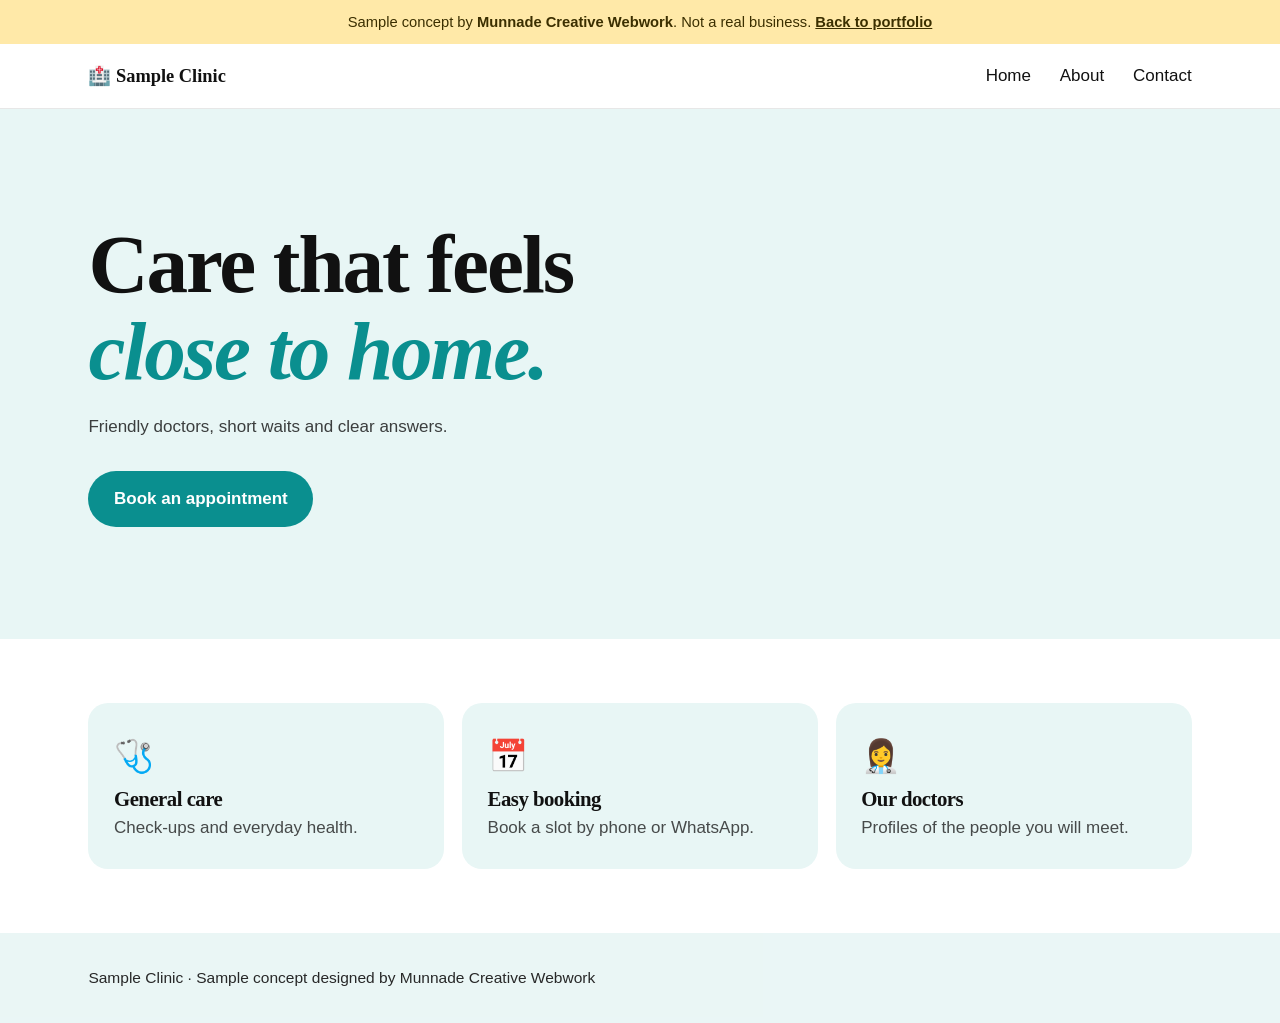
<file: samples/clinic.html>
<!DOCTYPE html><html lang="en-IN"><head><meta charset="utf-8"><meta name="viewport" content="width=device-width,initial-scale=1">
<title>Sample Clinic – Sample Website Concept</title><meta name="description" content="Clean, calm and trustworthy for healthcare."><meta name="keywords" content="sample website"><meta name="robots" content="noindex,nofollow"><meta name="theme-color" content="#0D0F12">
<meta http-equiv="Content-Security-Policy" content="default-src 'self'; script-src 'self'; style-src 'self' https://fonts.googleapis.com; font-src https://fonts.gstatic.com; img-src 'self' data:; connect-src 'self' https://formspree.io; form-action 'self' https://formspree.io; base-uri 'self'; object-src 'none'"><meta name="referrer" content="strict-origin-when-cross-origin">
<link rel="canonical" href="https://arjunyoga2000-pixel.github.io/MCwebwork.github.io/samples/clinic.html"><link rel="icon" href="../assets/favicon.svg" type="image/svg+xml">
<meta property="og:type" content="website"><meta property="og:site_name" content="Munnade Creative Webwork"><meta property="og:title" content="Sample Clinic – Sample Website Concept"><meta property="og:description" content="Clean, calm and trustworthy for healthcare."><meta property="og:url" content="https://arjunyoga2000-pixel.github.io/MCwebwork.github.io/samples/clinic.html"><meta property="og:locale" content="en_IN"><meta name="twitter:card" content="summary">
<meta name="geo.region" content="IN-KA"><meta name="geo.placename" content="Bengaluru">
<link rel="preconnect" href="https://fonts.googleapis.com"><link rel="preconnect" href="https://fonts.gstatic.com" crossorigin>
<link href="https://fonts.googleapis.com/css2?family=DM+Sans:wght@400;500;700&family=Fraunces:ital,opsz,wght@0,9..144,600;1,9..144,600&display=swap" rel="stylesheet">
<link rel="stylesheet" href="../assets/style.css"></head><body class="t"><div class="demo">Sample concept by <b>Munnade Creative Webwork</b>. Not a real business. <a href="../portfolio.html">Back to portfolio</a></div><header><div class="w"><nav aria-label="Sample"><span class="logo">🏥 Sample Clinic</span><ul id="nv"><li>Home</li><li>About</li><li>Contact</li></ul></nav></div></header>
<main id="main"><div class="sh"><div class="w"><h1>Care that feels <em>close to home.</em></h1><p>Friendly doctors, short waits and clear answers.</p><a class="sb" href="../contact.html#quote">Book an appointment</a></div></div><div class="w"><div class="sg"><div class="sc"><span class="e">🩺</span><h3>General care</h3><p>Check-ups and everyday health.</p></div><div class="sc"><span class="e">📅</span><h3>Easy booking</h3><p>Book a slot by phone or WhatsApp.</p></div><div class="sc"><span class="e">👩‍⚕️</span><h3>Our doctors</h3><p>Profiles of the people you will meet.</p></div></div></div></main><footer><div class="w">Sample Clinic · Sample concept designed by <a href="../index.html">Munnade Creative Webwork</a></div></footer></body></html>
</file>
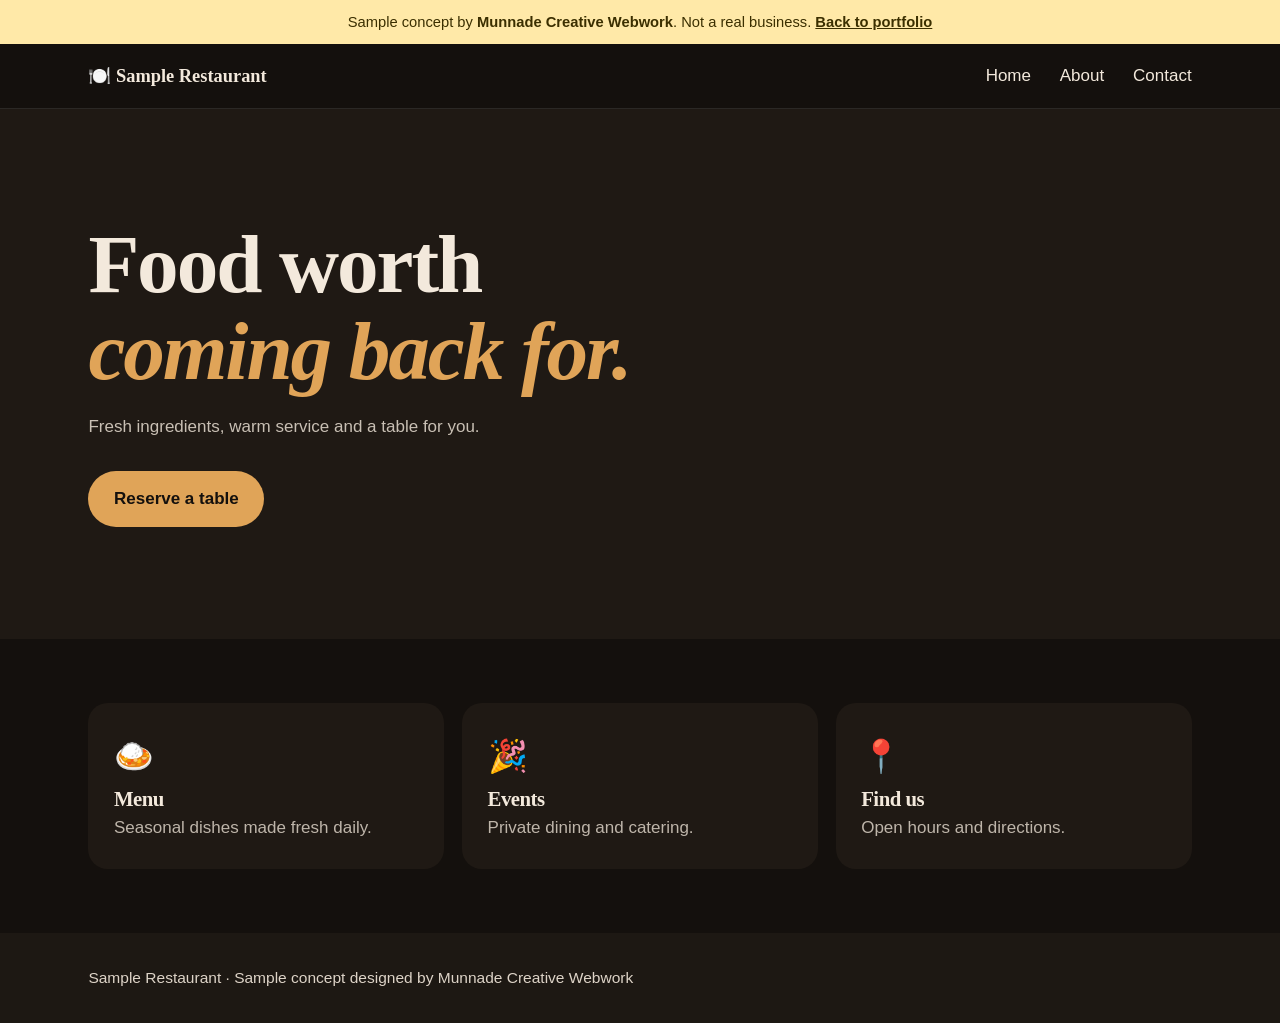
<file: samples/restaurant.html>
<!DOCTYPE html><html lang="en-IN"><head><meta charset="utf-8"><meta name="viewport" content="width=device-width,initial-scale=1">
<title>Sample Restaurant – Sample Website Concept</title><meta name="description" content="Dark, warm and appetising for food businesses."><meta name="keywords" content="sample website"><meta name="robots" content="noindex,nofollow"><meta name="theme-color" content="#0D0F12">
<meta http-equiv="Content-Security-Policy" content="default-src 'self'; script-src 'self'; style-src 'self' https://fonts.googleapis.com; font-src https://fonts.gstatic.com; img-src 'self' data:; connect-src 'self' https://formspree.io; form-action 'self' https://formspree.io; base-uri 'self'; object-src 'none'"><meta name="referrer" content="strict-origin-when-cross-origin">
<link rel="canonical" href="https://arjunyoga2000-pixel.github.io/MCwebwork.github.io/samples/restaurant.html"><link rel="icon" href="../assets/favicon.svg" type="image/svg+xml">
<meta property="og:type" content="website"><meta property="og:site_name" content="Munnade Creative Webwork"><meta property="og:title" content="Sample Restaurant – Sample Website Concept"><meta property="og:description" content="Dark, warm and appetising for food businesses."><meta property="og:url" content="https://arjunyoga2000-pixel.github.io/MCwebwork.github.io/samples/restaurant.html"><meta property="og:locale" content="en_IN"><meta name="twitter:card" content="summary">
<meta name="geo.region" content="IN-KA"><meta name="geo.placename" content="Bengaluru">
<link rel="preconnect" href="https://fonts.googleapis.com"><link rel="preconnect" href="https://fonts.gstatic.com" crossorigin>
<link href="https://fonts.googleapis.com/css2?family=DM+Sans:wght@400;500;700&family=Fraunces:ital,opsz,wght@0,9..144,600;1,9..144,600&display=swap" rel="stylesheet">
<link rel="stylesheet" href="../assets/style.css"></head><body class="t t-rest"><div class="demo">Sample concept by <b>Munnade Creative Webwork</b>. Not a real business. <a href="../portfolio.html">Back to portfolio</a></div><header><div class="w"><nav aria-label="Sample"><span class="logo">🍽️ Sample Restaurant</span><ul id="nv"><li>Home</li><li>About</li><li>Contact</li></ul></nav></div></header>
<main id="main"><div class="sh"><div class="w"><h1>Food worth <em>coming back for.</em></h1><p>Fresh ingredients, warm service and a table for you.</p><a class="sb" href="../contact.html#quote">Reserve a table</a></div></div><div class="w"><div class="sg"><div class="sc"><span class="e">🍛</span><h3>Menu</h3><p>Seasonal dishes made fresh daily.</p></div><div class="sc"><span class="e">🎉</span><h3>Events</h3><p>Private dining and catering.</p></div><div class="sc"><span class="e">📍</span><h3>Find us</h3><p>Open hours and directions.</p></div></div></div></main><footer><div class="w">Sample Restaurant · Sample concept designed by <a href="../index.html">Munnade Creative Webwork</a></div></footer></body></html>
</file>
<file: assets/style.css>
:root{--ink:#0D0F12;--ink2:#171A20;--paper:#F6F3EC;--card:#fff;--g:#1FB584;--g2:#0F7B5C;--mute:#5E636B;--line:#E4DFD3;--r:22px}
*{box-sizing:border-box;margin:0}html{scroll-behavior:smooth}
body{font:400 1.0625rem/1.7 "DM Sans",system-ui,sans-serif;background:var(--paper);color:var(--ink);-webkit-font-smoothing:antialiased}
h1,h2,h3,h4{font-family:Fraunces,Georgia,serif;line-height:1.04;letter-spacing:-.025em;font-weight:600}
em{font-style:italic;color:var(--g)}a{color:inherit}:focus-visible{outline:3px solid var(--g);outline-offset:3px;border-radius:6px}
.w{max-width:1180px;margin:auto;padding:0 clamp(1.1rem,4vw,2.4rem)}
.skip{position:absolute;left:-999px}.skip:focus{left:1rem;top:1rem;background:#fff;padding:.5rem 1rem;z-index:99}
header{position:sticky;top:0;z-index:20;background:rgba(13,15,18,.72);backdrop-filter:blur(18px) saturate(1.4);color:#fff;border-bottom:1px solid #ffffff14}
nav{display:flex;align-items:center;justify-content:space-between;height:70px}
.logo{display:flex;align-items:center;gap:.7rem;text-decoration:none;font:600 1.15rem Fraunces,serif}
.mc{width:38px;height:38px;border-radius:11px;background:var(--g);color:#06231a;display:grid;place-items:center;font:700 .95rem DM Sans}
nav ul{display:flex;gap:1.8rem;list-style:none;padding:0;align-items:center}nav ul a{text-decoration:none;opacity:.82;font-weight:500}nav ul a:hover,nav ul a[aria-current]{opacity:1;color:var(--g)}
.btn{display:inline-block;background:var(--g);color:#06231a;padding:.9rem 1.6rem;border-radius:999px;font-weight:700;text-decoration:none;border:0;cursor:pointer;font-size:1rem;transition:transform .2s,box-shadow .2s}
.btn:hover{transform:translateY(-2px);box-shadow:0 12px 30px #1fb58455}.btn.o{background:0;color:inherit;box-shadow:inset 0 0 0 1.5px currentColor}
nav .btn{padding:.6rem 1.2rem}.menu{display:none;background:0;border:1.5px solid #fff4;color:#fff;border-radius:10px;padding:.4rem .8rem;font:inherit}
@media(max-width:860px){.menu{display:block}nav ul{display:none;position:absolute;top:70px;left:0;right:0;background:var(--ink);flex-direction:column;align-items:flex-start;padding:1.3rem;gap:1rem}nav ul.open{display:flex}}
.hero{background:radial-gradient(900px 480px at 80% 0,#1fb58433,transparent 60%),radial-gradient(600px 400px at 0 100%,#0f7b5c33,transparent 60%),var(--ink);color:#fff;padding:clamp(4rem,9vw,7.5rem) 0 clamp(3rem,6vw,5rem);overflow:hidden}
.hg{display:grid;grid-template-columns:1.2fr .8fr;gap:3rem;align-items:center}@media(max-width:900px){.hg{grid-template-columns:1fr}}
.pill{display:inline-flex;gap:.5rem;align-items:center;border:1px solid #ffffff2e;border-radius:999px;padding:.3rem 1rem;font-size:.9rem;color:#cfd3d8;margin-bottom:1.5rem}.pill::before{content:"";width:8px;height:8px;border-radius:50%;background:var(--g);animation:p 2s infinite}
@keyframes p{50%{opacity:.3}}
.hero h1{font-size:clamp(2.8rem,7vw,5.6rem);max-width:14ch}.hero.sm h1{font-size:clamp(2.4rem,5.5vw,4.2rem);max-width:20ch}
.lead{font-size:1.2rem;color:#b9bec6;max-width:54ch;margin:1.4rem 0 2rem}.row{display:flex;gap:.8rem;flex-wrap:wrap}
.crumb{font-size:.9rem;color:#8d939c;margin-bottom:1rem}.crumb a{text-decoration:none}
.fl{position:relative;height:380px}@media(max-width:900px){.fl{display:none}}
.bf{position:absolute;width:300px;background:#fff;border-radius:16px;overflow:hidden;box-shadow:0 30px 70px #0009;color:var(--ink);animation:fl 7s ease-in-out infinite}
.bf i{display:block;height:28px;background:#ECE8DD;position:relative}.bf i::before{content:"";position:absolute;left:12px;top:10px;width:8px;height:8px;border-radius:50%;background:#ff6b5e;box-shadow:14px 0 #ffc04a,28px 0 #37c978}
.bf b{display:block;height:120px}.bf s{display:block;margin:12px;height:10px;border-radius:5px;background:#E4DFD3;text-decoration:none}.bf s+s{width:60%}
.bf.a{left:0;top:0}.bf.a b{background:linear-gradient(135deg,#cdeee2,#8fd6bb)}
.bf.b{right:0;top:90px;animation-delay:-3s}.bf.b b{background:linear-gradient(135deg,#2b1d16,#8a4b2a)}
.bf.c{left:50px;top:215px;animation-delay:-5s}.bf.c b{background:linear-gradient(135deg,#f6dfe3,#d99aa8)}
@keyframes fl{50%{transform:translateY(-12px)}}
.mq{background:var(--g);color:#06231a;overflow:hidden;white-space:nowrap;padding:.9rem 0;font:600 1.2rem Fraunces,serif}
.mq div{display:inline-block;animation:mq 28s linear infinite}.mq span{margin:0 1.6rem}
@keyframes mq{to{transform:translateX(-50%)}}
section{padding:clamp(3.5rem,8vw,6.5rem) 0}section.dk{background:var(--ink);color:#fff}section.alt{background:#EDE8DB}
h2{font-size:clamp(2rem,4.8vw,3.5rem);max-width:20ch;margin-bottom:1rem}.sub{color:var(--mute);max-width:58ch;margin-bottom:2.8rem;font-size:1.1rem}.dk .sub{color:#aeb3bb}
.lab{display:block;color:var(--g2);font-weight:700;letter-spacing:.14em;text-transform:uppercase;font-size:.78rem;margin-bottom:.8rem}.dk .lab{color:var(--g)}
.g3{display:grid;gap:1.2rem;grid-template-columns:repeat(auto-fit,minmax(280px,1fr))}
.card{background:var(--card);border:1px solid var(--line);border-radius:var(--r);padding:2rem;display:flex;flex-direction:column;transition:transform .25s,box-shadow .25s}
.card:hover{transform:translateY(-5px);box-shadow:0 24px 50px #0d0f1214}.card h3{font-size:1.55rem;margin:.4rem 0}.card p{color:var(--mute)}
.card .ic{font-size:2rem}.card .pr{font:600 1.6rem Fraunces,serif;color:var(--g2);margin:.3rem 0 1rem}
.dk .card{background:var(--ink2);border-color:#ffffff1a}.dk .card p{color:#aeb3bb}
.ft{list-style:none;padding:0;margin:1rem 0 1.5rem;display:grid;gap:.5rem;font-size:.97rem}.ft li{padding-left:1.6rem;position:relative}.ft li::before{content:"";position:absolute;left:0;top:.6rem;width:.8rem;height:.5rem;border-left:2px solid var(--g);border-bottom:2px solid var(--g);transform:rotate(-45deg)}
.card .btn{margin-top:auto;text-align:center}
.steps{counter-reset:s;display:grid;gap:1.2rem;grid-template-columns:repeat(auto-fit,minmax(200px,1fr));list-style:none;padding:0}
.steps li{counter-increment:s;border-top:2px solid var(--g);padding-top:1rem}.steps li::before{content:"0" counter(s);font:600 2.2rem Fraunces,serif;color:var(--g)}.steps h4{font-size:1.3rem;margin:.3rem 0}.steps p{color:#aeb3bb;font-size:.97rem}
.chips{display:flex;flex-wrap:wrap;gap:.6rem}.chips span{border:1px solid var(--line);background:var(--card);border-radius:999px;padding:.4rem 1.1rem;font-size:.95rem}
.sm-card{text-decoration:none;display:block}.sm-card .bf{position:static;width:auto;animation:none;box-shadow:0 14px 40px #0d0f1222;margin-bottom:1rem}.sm-card .bf b{height:170px}
.sm-card h3{font-size:1.4rem}.sm-card p{color:var(--mute)}.tag{display:inline-block;background:#1fb58422;color:var(--g2);border-radius:999px;padding:.15rem .8rem;font-size:.8rem;font-weight:700;margin-bottom:.4rem}
details{border-top:1px solid var(--line);padding:1.2rem 0}details:last-of-type{border-bottom:1px solid var(--line)}
summary{font:600 1.25rem Fraunces,serif;cursor:pointer}details p{margin-top:.7rem;color:var(--mute);max-width:64ch}
.cta{background:linear-gradient(120deg,var(--g2),#0b4d3a);color:#fff;border-radius:32px;padding:clamp(2rem,6vw,4.5rem);display:flex;justify-content:space-between;gap:2rem;align-items:center;flex-wrap:wrap}.cta h2{margin:0;color:#fff}.cta .btn{background:#fff}
.two{display:grid;grid-template-columns:1fr 1fr;gap:3rem;align-items:start}@media(max-width:860px){.two{grid-template-columns:1fr}}
form{display:grid;gap:1rem}label{font-weight:600;display:grid;gap:.4rem;font-size:.95rem}
input,select,textarea{font:inherit;padding:.85rem 1rem;border-radius:14px;border:1px solid var(--line);background:#fff;color:var(--ink)}
.hp{position:absolute;left:-9999px}.ok{display:none;background:#1fb58422;border-radius:14px;padding:1rem 1.2rem;color:var(--g2);font-weight:500}
.info{display:grid;gap:1rem;list-style:none;padding:0}.info b{display:block;font-size:.8rem;letter-spacing:.1em;text-transform:uppercase;color:var(--mute)}
footer{background:var(--ink);color:#aeb3bb;padding:4rem 0 2rem;font-size:.97rem}footer h4{color:#fff;font-size:1.05rem;margin-bottom:.8rem}
.fg{display:grid;grid-template-columns:2fr 1fr 1fr 1.4fr;gap:2rem}@media(max-width:820px){.fg{grid-template-columns:1fr 1fr}}
footer ul{list-style:none;padding:0;display:grid;gap:.5rem}footer a{text-decoration:none}footer a:hover{color:#fff}
.copy{border-top:1px solid #ffffff1a;margin-top:2.5rem;padding-top:1.4rem;font-size:.9rem}
.wa{position:fixed;right:18px;bottom:18px;z-index:30;background:#25D366;color:#fff;border-radius:999px;padding:.8rem 1.2rem;font-weight:700;text-decoration:none;box-shadow:0 10px 30px #0006}
.note{font-size:.88rem;color:var(--mute)}.dk .note{color:#8d939c}
.demo{background:#FFE9A8;color:#3b2f00;text-align:center;padding:.6rem 1rem;font-size:.92rem;position:sticky;top:0;z-index:30}.demo a{font-weight:700}
@supports (animation-timeline:view()){.rv{animation:rv both;animation-timeline:view();animation-range:entry 0 cover 22%}@keyframes rv{from{transform:translateY(34px)}}}
@media(prefers-reduced-motion:reduce){*{animation:none!important;transition:none!important}}
/* sample themes */
.t{--sp:#fff;--sk:#111;--sa:#0a8f8f;--sb:#E8F6F5;font-family:"DM Sans",sans-serif;background:var(--sp);color:var(--sk)}
.t-rest{--sp:#14100D;--sk:#F3E9DC;--sa:#E0A458;--sb:#1F1914}.t-bout{--sp:#FBF4F1;--sk:#2A1E1E;--sa:#C0576B;--sb:#F3E1E1}
.t .sh{background:var(--sb);padding:clamp(4rem,9vw,7rem) 0}.t h1,.t h2,.t h3{font-family:Fraunces,serif;color:var(--sk)}
.t .sh h1{font-size:clamp(2.6rem,7vw,5.2rem);max-width:15ch}.t .sh p{max-width:50ch;margin:1.2rem 0 1.8rem;opacity:.8}
.t .sb{display:inline-block;background:var(--sa);color:#fff;padding:.85rem 1.6rem;border-radius:999px;font-weight:700;text-decoration:none}.t-rest .sb{color:#14100D}
.t .sg{display:grid;gap:1.1rem;grid-template-columns:repeat(auto-fit,minmax(230px,1fr));padding:4rem 0}
.t .sc{background:var(--sb);border-radius:20px;padding:1.6rem}.t .sc h3{font-size:1.3rem;margin:.3rem 0}.t .sc p{opacity:.75}.t .sc .e{font-size:2rem}
.t nav{height:64px;color:var(--sk)}.t header{background:var(--sp);color:var(--sk);border-color:#8883;backdrop-filter:none;position:static}.t footer{background:var(--sb);color:var(--sk);padding:2rem 0;opacity:.9}
.fm{margin-top:1rem;max-width:32ch}.nar{max-width:760px}
.t em{color:var(--sa)}
</file>
